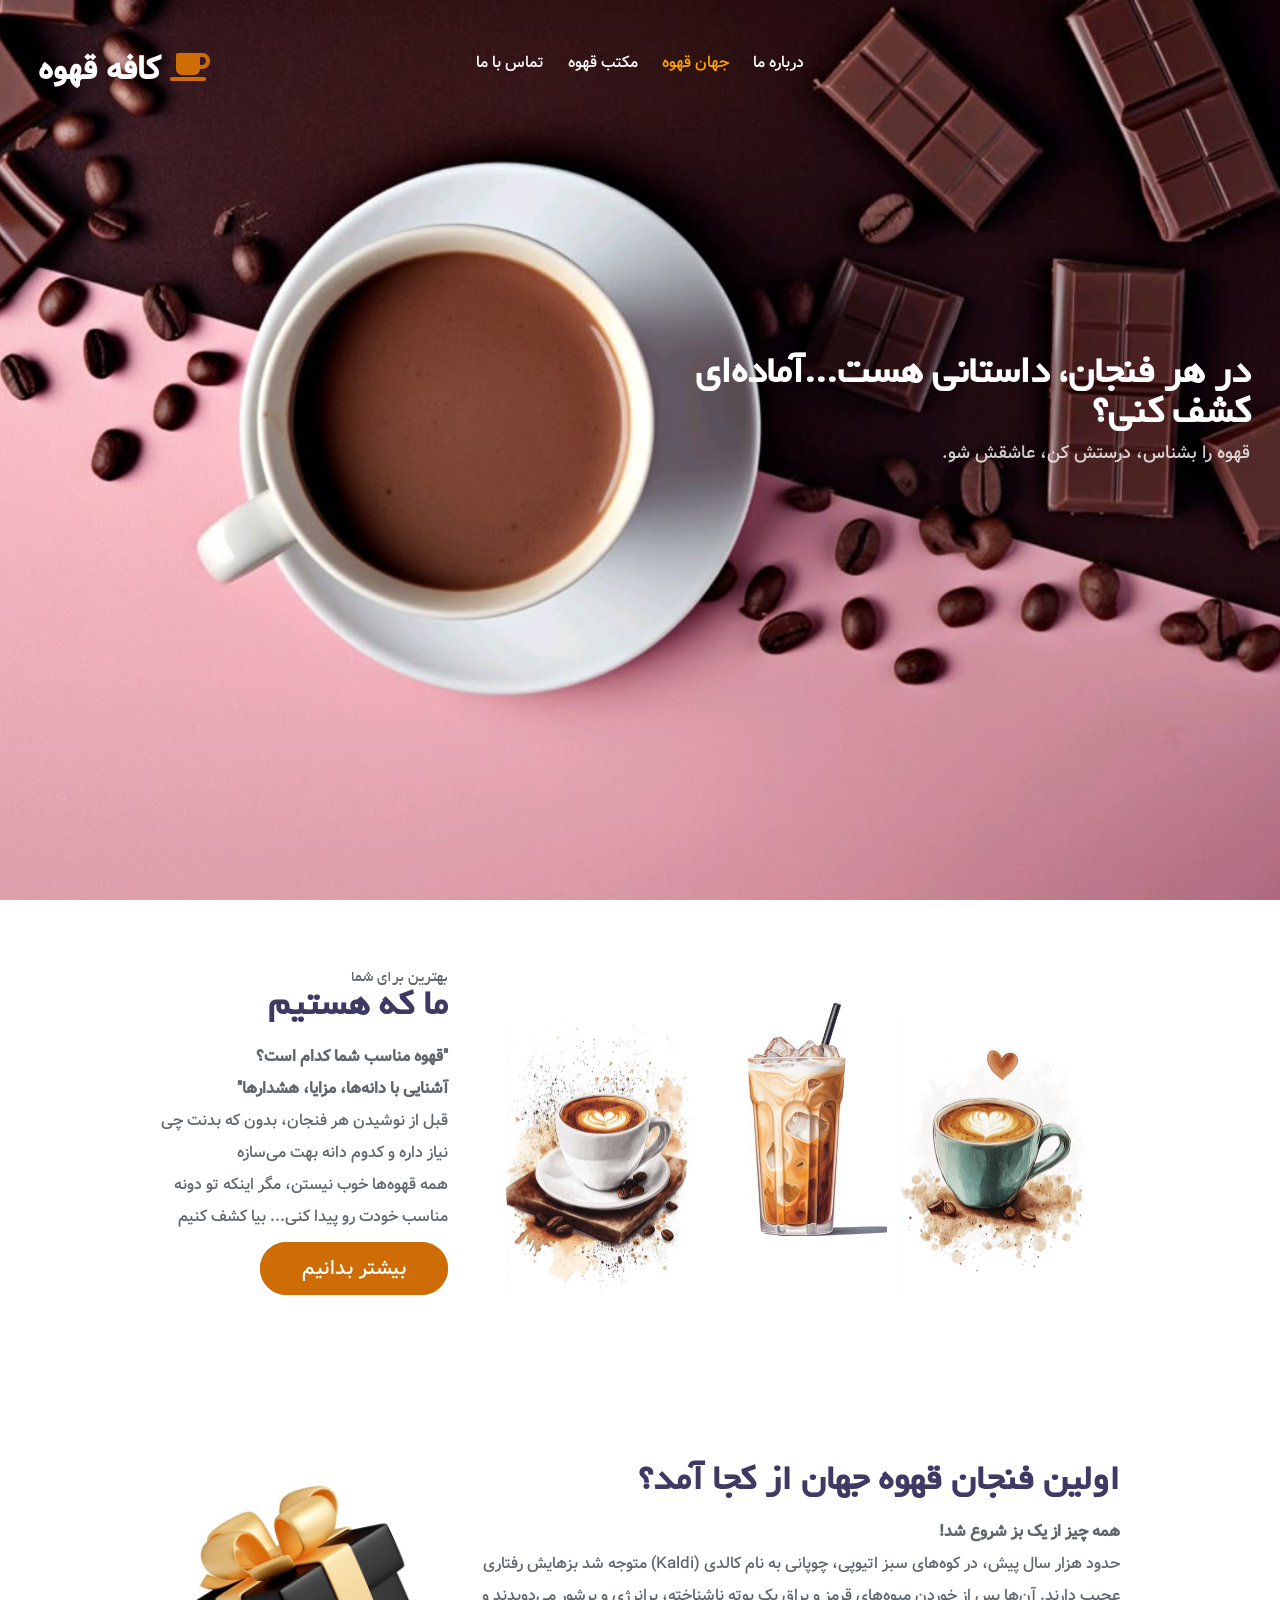
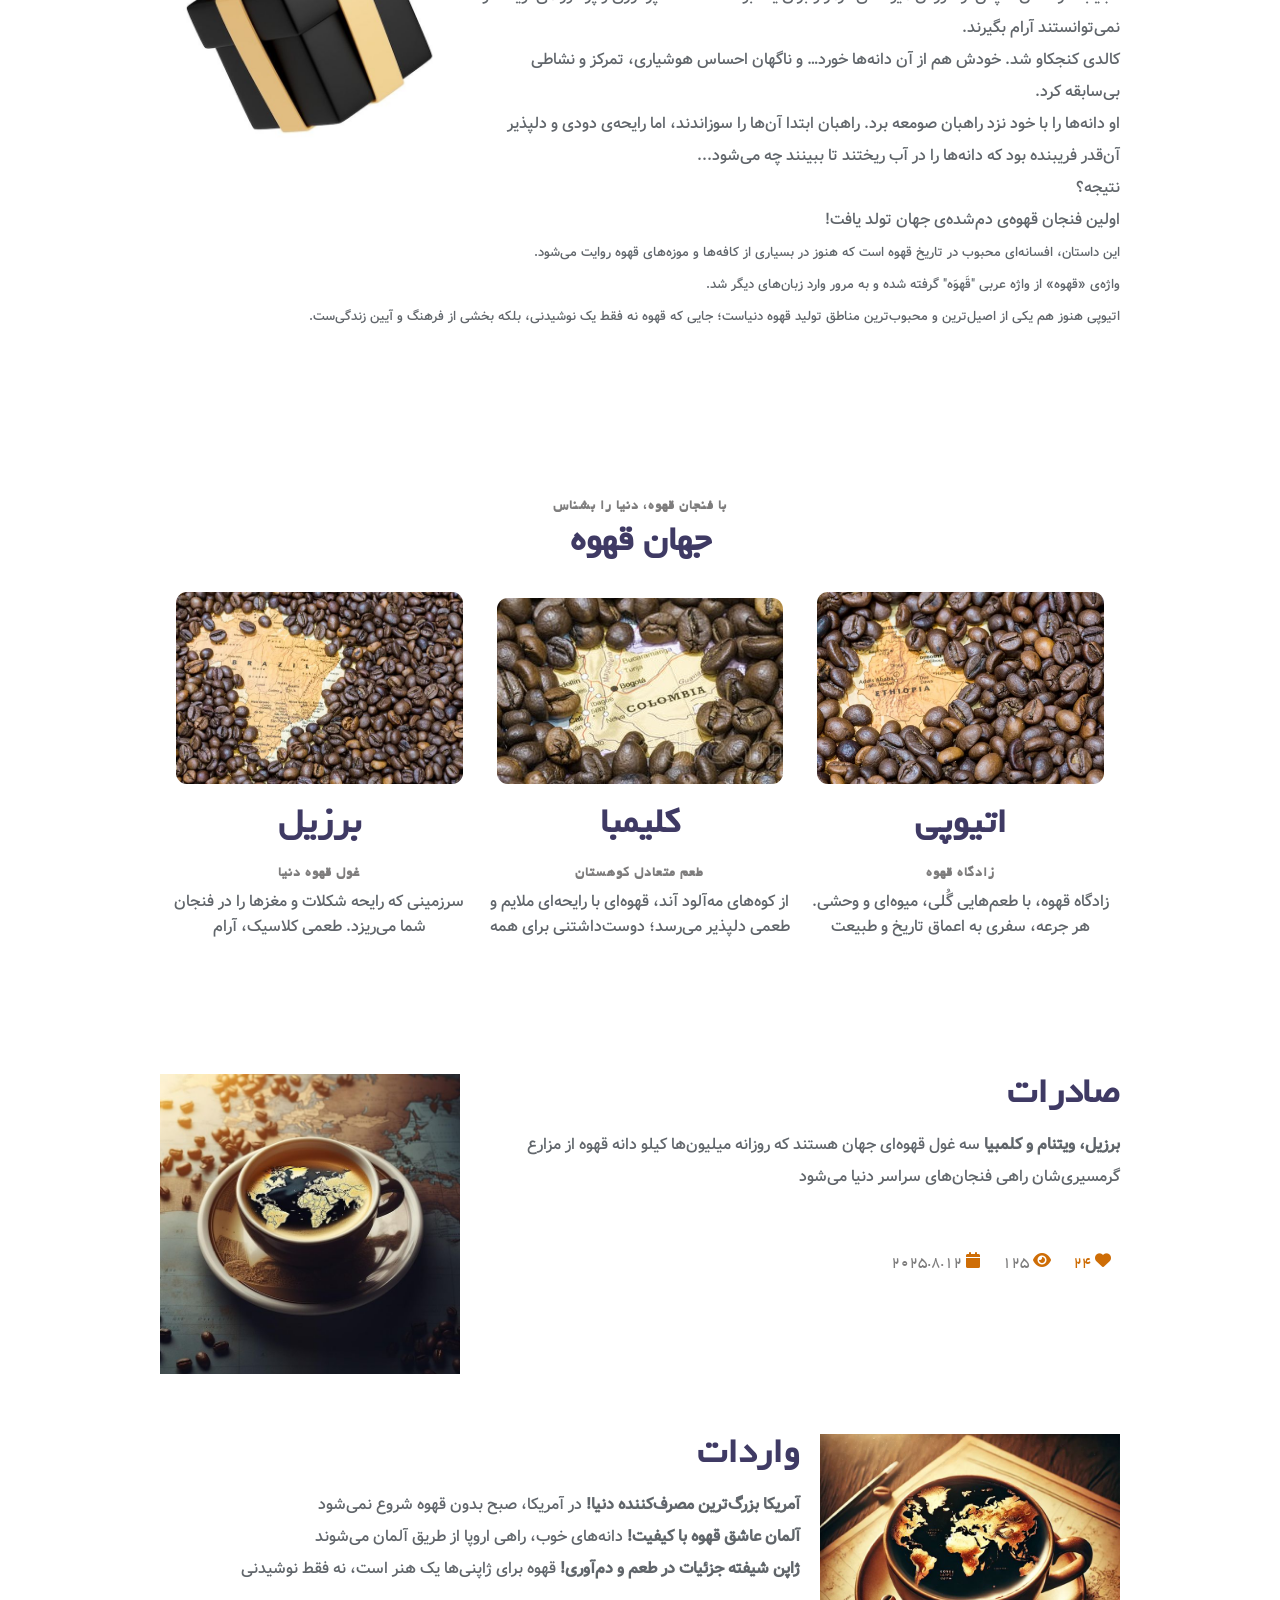
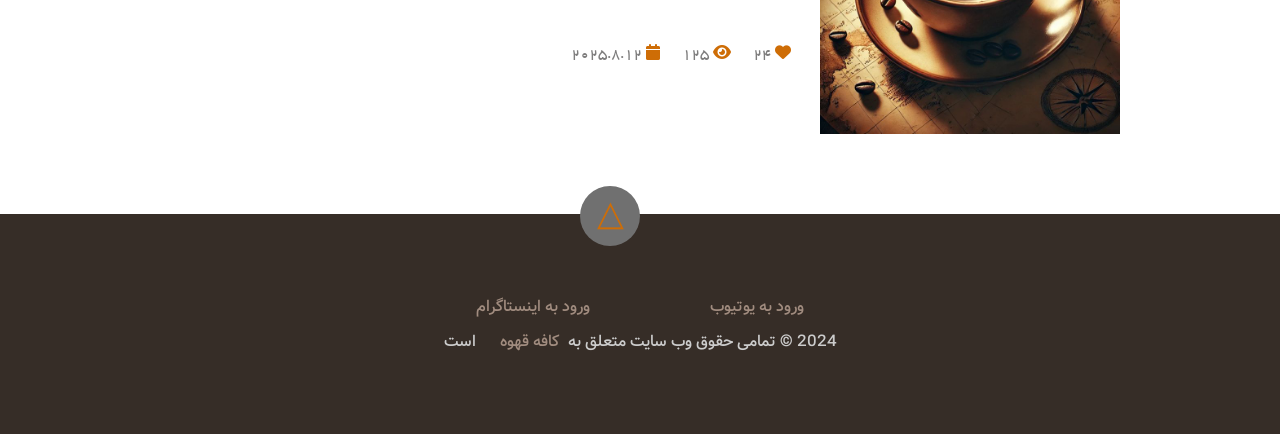
<file: index.html>
<!DOCTYPE html>
<html lang="fa" dir="rtl">

<head>
    <meta charset="UTF-8" />
    <meta name="viewport" content="width=device-width, initial-scale=1.0" />
    <title>کافه قهوه</title>
    <link rel="stylesheet" href="css/style.css" />
    <!-- فونت -->
    <link rel="stylesheet" href="css/all.css" />
    <!-- آیگون در مرورگر -->
<link rel="icon" href="/img/—Pngtree—3d isolated render of a_20787224.png" type="image/x-icon" />

</head>

<body>
    <!--  برای تصویر هدر header -->
    <header class="header" id="header">
        <div class="navbar">
            <h1>
                <a class="logo" href="index.html">
                    <span class="fa fa-coffee"></span> کافه قهوه
                </a>
            </h1>
            <!-- // -->
            <!-- دکمه منو فقط در موبایل -->
            <span class="menu-toggle" onclick="toggleMenu()">&#9776;</span>

            <!-- // -->

            <!-- منو یا فهرست -->
            <ul class="nav">
                <li class="nav__item"><a class="nav__link" href="#about">درباره ما</a></li>
                <li class="nav__item">
                    <a class="nav__link nav__link--active" href="#products">جهان قهوه</a></li>
                <li class="nav__item"><a class="nav__link" href="searchN/search.html">مکتب قهوه</a></li>

                <li class="nav__item"><a class="nav__link" href="Chat/Final.html">تماس با ما</a></li>

            </ul>

        </div>
        <div class="header__text">
            <!-- row این کلاس برای اینکه نوشته در هدر اصلی از کناره ها فاصله بگیرد -->
            <div class="row">
                <h5>در هر فنجان، داستانی هست...آماده‌ای کشف کنی؟</h5>
                <p class="text">
                    قهوه را بشناس، درستش کن، عاشقش شو.
                </p>
                <!-- <a class="btn" href="#about">بیشتر بدانیم</a> -->
            </div>
        </div>
    </header>
    <!-- بخش هدر تمام -->

    <!-- main -->
    <!--  اینجا ایمج و آرتیکال باهم خواهر و برادر هستند و کلاس والدشون رو هست -->
    <section class="main">
        <div class="row">
            <div class="article" id="about">
                <span>بهترین برای شما</span>
                <h3 class="title-big">ما که هستیم</h3>
                <p class="article__text">
                    <b>"قهوه مناسب شما کدام است؟ <br>آشنایی با دانه‌ها، مزایا، هشدارها"</b>
                    <br>
                    قبل از نوشیدن هر فنجان، بدون که بدنت چی نیاز داره و کدوم دانه بهت می‌سازه
                    <br>
                    همه قهوه‌ها خوب نیستن، مگر اینکه تو دونه مناسب خودت رو پیدا کنی... بیا کشف کنیم

                </p>
                <!-- دکمه -->
                <!-- <a href="#about" class="btn">بیشتر بدانیم</a> -->
                <a href="Coffee/f4.html" class="btn">بیشتر بدانیم</a>

            </div>
            <!-- تصاویر بخش دوم -->
            <div class="images">
                <div class="row">
                    <img src="img/a4.jpg" alt="" class="img" />
                    <img src="img/a3.jpg" alt="" class="img" />
                    <img src="img/a13.jpg" alt="" class="img" />
                </div>
            </div>
        </div>
    </section>

    <!-- تفاوت قهوه ها -->
    <!-- <section class="intro">
        <div class="row">
            <img src="img/b.jpg" alt="" width="300" height="300" class="intro__img1" style="border-radius: 50px;" />
            <h3 class="title-big" id="intro">تفاوت</h3>
            <p>
                <strong>برزیل، ویتنام و کلمبیا</strong>
                سه غول قهوه‌ای جهان هستند که روزانه میلیون‌ها کیلو دانه قهوه از مزارع گرمسیری‌شان
                راهی فنجان‌های سراسر دنیا می‌شود
            </p> -->
    <!-- courseبرای آیکون ها و نوشته هایی که دارم به دکمه داخلش میخواد ایجاد کنم کلاس -->
    <!-- <div class="course"> -->
    <!-- <a href="about.html" class="btn">بیشتر بدانیم</a> -->
    <!-- آیگون هارو ایجاد و داخلش سه تا آیتم داریم -->
    <!-- این آیکون های لایک و قلب و تاریخ -->
    <!-- .meta-item*3>span*2 -->
    <!-- <div class="course-meta">
                    <div class="meta-item">
                        <span class="fa fa-heart"></span> <span class="mata-value">24</span>
                    </div>
                    <div class="meta-item">
                        <span class="fa fa-eye"></span> <span class="meta-value">125</span>
                    </div>
                    <div class="meta-item">
                        <span class="fa fa-calendar"></span>
                        <span class="meta-value">2025.8.12</span>
                    </div>
                </div>
            </div>
        </div>

    </section> -->

    <!-- تفاوت قهوه ها -->
    <section class="intro">
        <div class="row">
            <img src="img/bo1.jpg" alt="" width="300" height="300" class="intro__img1"
                style="border-radius: 50px; cursor: pointer;" onclick="openModal()" />
            <h3 class="title-big" id="intro">اولین فنجان قهوه جهان از کجا آمد؟</h3>
            <p>
                <strong>همه چیز از یک بز شروع شد!</strong>
                <br>
                حدود هزار سال پیش، در کوه‌های سبز اتیوپی، چوپانی به نام کالدی (Kaldi) متوجه شد بزهایش رفتاری عجیب دارند.
                آن‌ها پس از خوردن میوه‌های قرمز و براق یک بوته ناشناخته، پرانرژی و پرشور می‌دویدند و نمی‌توانستند آرام
                بگیرند.
                <br>
                کالدی کنجکاو شد. خودش هم از آن دانه‌ها خورد… و ناگهان احساس هوشیاری، تمرکز و نشاطی بی‌سابقه کرد.
                <br>
                او دانه‌ها را با خود نزد راهبان صومعه برد. راهبان ابتدا آن‌ها را سوزاندند، اما رایحه‌ی دودی و دلپذیر
                آن‌قدر فریبنده بود که دانه‌ها را در آب ریختند تا ببینند چه می‌شود...
                <br>
                نتیجه؟
                <br>
                اولین فنجان قهوه‌ی دم‌شده‌ی جهان تولد یافت!
                <br>
                <small>
                    این داستان، افسانه‌ای محبوب در تاریخ قهوه است که هنوز در بسیاری از کافه‌ها و موزه‌های قهوه روایت
                    می‌شود.
                    <br>
                    واژه‌ی «قهوه» از واژه عربی "قَهوَه" گرفته شده و به مرور وارد زبان‌های دیگر شد.
                    <br>
                    اتیوپی هنوز هم یکی از اصیل‌ترین و محبوب‌ترین مناطق تولید قهوه دنیاست؛ جایی که قهوه نه فقط یک
                    نوشیدنی، بلکه بخشی از فرهنگ و آیین زندگی‌ست.
                </small>

            </p>
        </div>
    </section>

    <!-- Modal -->
    <div id="imgModal" style="display: none; position: fixed; top: 0; left: 0; width: 100%; height: 100%;
    background-color: rgba(0, 0, 0, 0.8); z-index: 9999; justify-content: center; align-items: center;">
        <span onclick="closeModal()"
            style="position: absolute; top: 20px; right: 30px; font-size: 40px; color: white; cursor: pointer;">&times;</span>
        <img src="img/o.jpg" alt="تصویر جدید" style="max-width: 90%; max-height: 80%; border-radius: 20px;" />
    </div>

    <script>
        function openModal() {
            document.getElementById('imgModal').style.display = 'flex';
        }

        function closeModal() {
            document.getElementById('imgModal').style.display = 'none';
        }
    </script>




    <!-- // -->
    <!-- products محصولات  -->
    <section class="products" id="products">
        <!-- از کلاس رو استفاده میکنم که تمام عناصرما در وسط صفحه قرار گیرد -->
        <div class="row">
            <h5 class="title-small">با فنجان قهوه، دنیا را بشناس</h5>
            <h3 class="title-big">جهان قهوه</h3>
            <!-- .product__item*3>img+.product__text>h3.title-big-->
            <div class="product__item">
                <img src="img/ne1.jpeg" class="product__img" alt="" />
                <div class="product__text">
                    <h3 class="title-big">اتیوپی</h3>
                    <h4 class="title-small">زادگاه قهوه</h4>
                    <p>زادگاه قهوه، با طعم‌هایی گُلی، میوه‌ای و وحشی. هر جرعه، سفری به اعماق تاریخ و طبیعت</p>
                </div>
            </div>
            <div class="product__item">
                <img src="img/nc1.jpg" class="product__img" alt="" />
                <div class="product__text">
                    <h3 class="title-big">کلیمبا</h3>
                    <h4 class="title-small">طعم متعادل کوهستان</h4>

                    <p>از کوه‌های مه‌آلود آند، قهوه‌ای با رایحه‌ای ملایم و طعمی دلپذیر می‌رسد؛ دوست‌داشتنی برای همه</p>
                </div>
            </div>
            <div class="product__item">
                <img src="img/nb5.jpg" class="product__img" alt="" />
                <div class="product__text">
                    <h3 class="title-big">برزیل</h3>
                    <h4 class="title-small">غول قهوه دنیا</h4>
                    <p>سرزمینی که رایحه شکلات و مغزها را در فنجان شما می‌ریزد. طعمی کلاسیک، آرام</p>
                </div>
            </div>
        </div>
    </section>

    <!-- معرفی محصولاتintro -->
    <section class="intro">
        <div class="row">
            <img src="img/b3.jpg" alt="" width="300" height="300" class="intro__img1" />
            <h3 class="title-big" id="intro">صادرات</h3>
            <p>
                <strong>برزیل، ویتنام و کلمبیا</strong>
                سه غول قهوه‌ای جهان هستند که روزانه میلیون‌ها کیلو دانه قهوه از مزارع گرمسیری‌شان
                راهی فنجان‌های سراسر دنیا می‌شود
            </p>
            <!-- courseبرای آیکون ها و نوشته هایی که دارم به دکمه داخلش میخواد ایجاد کنم کلاس -->
            <div class="course">
                <!-- <a href="about.html" class="btn">بیشتر بدانیم</a> -->
                <!-- آیگون هارو ایجاد و داخلش سه تا آیتم داریم -->
                <!-- این آیکون های لایک و قلب و تاریخ -->
                <!-- .meta-item*3>span*2 -->
                <div class="course-meta">
                    <div class="meta-item">
                        <span class="fa fa-heart"></span> <span class="mata-value">24</span>
                    </div>
                    <div class="meta-item">
                        <span class="fa fa-eye"></span> <span class="meta-value">125</span>
                    </div>
                    <div class="meta-item">
                        <span class="fa fa-calendar"></span>
                        <span class="meta-value">2025.8.12</span>
                    </div>
                </div>
            </div>
        </div>
        <div class="row">
            <img src="img/b4.jpg" width="300" height="300" alt="" class="intro__img2" />
            <h3 class="title-big">واردات</h3>
            <p>
                <strong>آمریکا بزرگ‌ترین مصرف‌کننده دنیا!</strong>
                در آمریکا، صبح بدون قهوه شروع نمی‌شود
                <br>
                <strong> آلمان عاشق قهوه با کیفیت!</strong>
                دانه‌های خوب، راهی اروپا از طریق آلمان می‌شوند
                <br>
                <strong>ژاپن شیفته جزئیات در طعم و دم‌آوری!</strong>
                قهوه برای ژاپنی‌ها یک هنر است، نه فقط نوشیدنی </p>
            <div class="course">
                <!-- <a class="btn" href="about.html"> بیشتر بدانیم</a> -->
                <div class="course-meta">
                    <div class="meta-item ">
                        <span class="fa fa-heart"></span>
                        <span class="meta-value"> 24 </span>
                    </div>
                    <div class="meta-item ">
                        <span class="fa fa-eye"></span>
                        <span class="meta-value"> 125 </span>
                    </div>
                    <div class="meta-item ">
                        <span class="fa fa-calendar"></span>
                        <span class="meta-value"> 2025.8.12 </span>
                    </div>
                </div>
            </div>
        </div>
    </section>
    <!-- footer -->
    <footer class="footer">
        <div class="footer__arrowup">
            <a class="footer__arrowlink" href="#header">&xutri;</a>
        </div>
        <!-- <form class="footer__subscribe" action="#" id="contact">
            <input class="footer__input" type="text" placeholder="لطفا ایمیل خود را وارد نمایید">
            <button class="footer__btn">ارسال</button>
        </form> -->
        <ul class="footer__lists">
            <li class="footer__list">
                <a class="footer__link" target="_blank" href="https://www.youtube.com/@code.amoz2024">ورود به یوتیوب</a>
            </li>
            &nbsp&nbsp&nbsp&nbsp&nbsp&nbsp&nbsp&nbsp&nbsp&nbsp&nbsp&nbsp&nbsp&nbsp&nbsp&nbsp&nbsp&nbsp
            <li class="footer__list">
                <a class="footer__link" target="_blank" href="https://www.instagram.com/@code.amoz2024">ورود به
                    اینستاگرام</a>
            </li>
        </ul>
        <p class="footer__copyright">
            2024 &copy; تمامی حقوق وب سایت متعلق به <a class="footer__link footer__link--copy" target="_blank"
                href="https://cafeshop.com">کافه قهوه </a>است
        </p>
    </footer>


    <!-- // -->

    <!-- موبایل -->
    <script>
        function toggleMenu() {
            const nav = document.querySelector('.nav');
            nav.classList.toggle('show');
        }
    </script>
    <!-- موبایل 2 رد کردن منو با ضربه زدن -->
    <script>
        function toggleMenu() {
            const nav = document.querySelector('.nav');
            nav.classList.toggle('show');

            // وقتی منو باز شد، یک‌بار منتظر کلیک بیرون آن می‌مانیم
            if (nav.classList.contains('show')) {
                // با یک تأخیر کوتاه تا خود دکمه کلیک باعث بسته‌شدن نشود
                setTimeout(() => {
                    document.addEventListener('click', outsideClickHandler);
                }, 50);
            }
        }

        function outsideClickHandler(e) {
            const nav = document.querySelector('.nav');
            const toggle = document.querySelector('.menu-toggle');

            // اگر روی خود منو یا دکمه کلیک شد، کاری نکن
            if (nav.contains(e.target) || toggle.contains(e.target)) return;

            // اگر جای دیگه کلیک شد، منو رو ببند و لیسنر رو حذف کن
            nav.classList.remove('show');
            document.removeEventListener('click', outsideClickHandler);
        }
    </script>


</body>

</html>
</file>
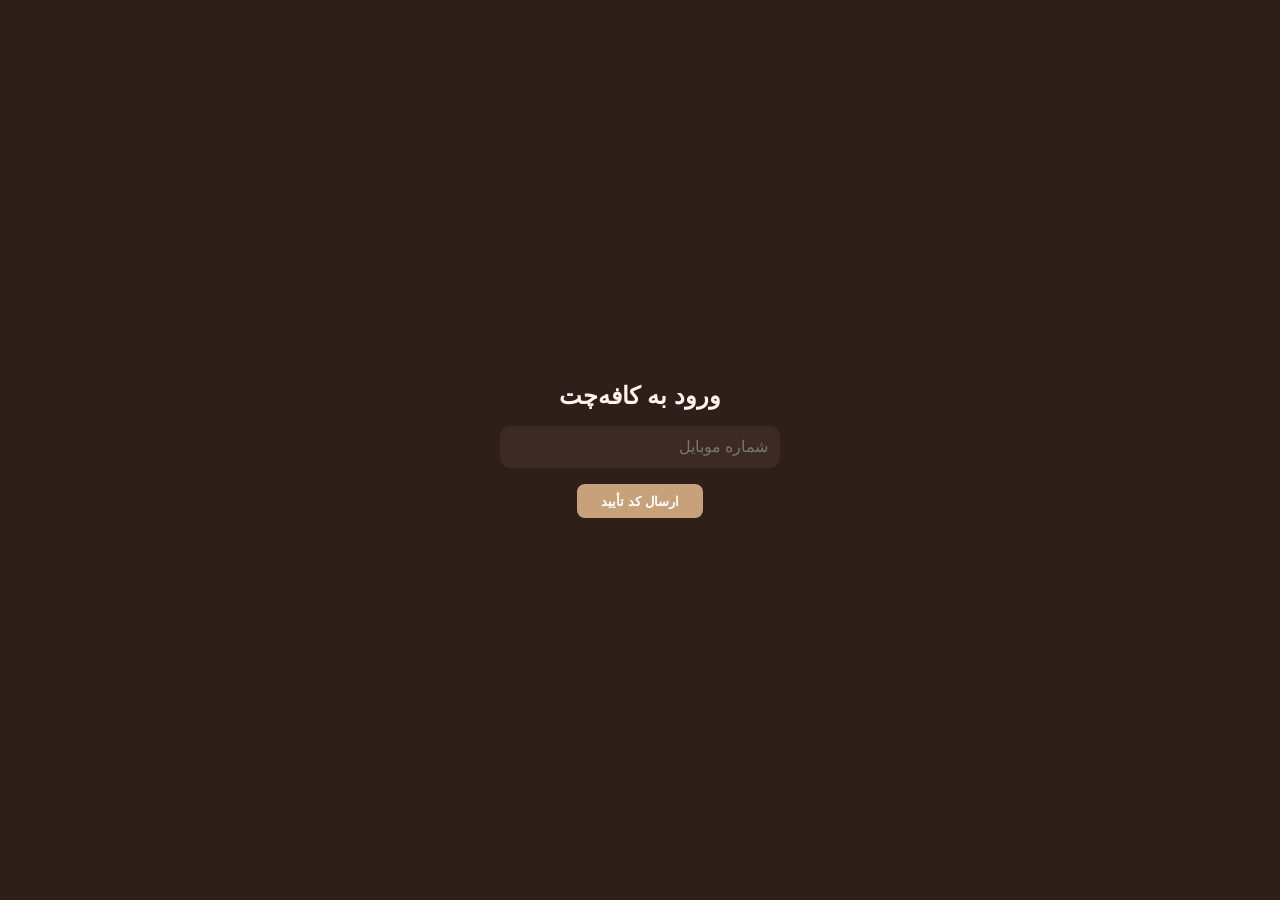
<file: Chat/Final.html>
<!DOCTYPE html>
<html lang="fa">
<head>
    <meta charset="UTF-8" />
    <title>کافه‌چت </title>
    <meta name="viewport" content="width=device-width, initial-scale=1.0">
        <meta name="viewport" content="width=device-width, initial-scale=1.0" />
        <title>کافه قهوه</title>
        <link rel="stylesheet" href="/css/style.css" />
        <!-- فونت -->
        <link rel="stylesheet" href="/css/all.css" />
         <!-- آیگون در مرورگر -->
<link rel="icon" href="/img/—Pngtree—3d isolated render of a_20787224.png" type="image/x-icon" />
    <style>
@media (max-width: 768px) {
  header {
    font-size: 1.2rem;
    padding: 0.8rem;
  }

  #usernameDisplay {
    top: 0.6rem;
    right: 0.6rem;
    font-size: 0.9rem;
  }

  .chat-box {
    font-size: 0.9rem;
    padding: 0.8rem;
  }

  .container {
    max-width: 100%;
    padding: 0.5rem;
    padding-bottom: 110px;
  }

  .message, .reply {
    font-size: 0.9rem;
    padding: 0.75rem;
  }

  .message-footer {
    font-size: 0.85rem;
    flex-direction: column;
    gap: 5px;
  }

  .input-area {
    flex-direction: column;
    padding: 0.5rem;
    gap: 0.5rem;
    position: fixed;
    bottom: 0;
    left: 0;
    right: 0;
    max-width: 100%;
  }

  .input-area input,
  .input-area textarea {
    font-size: 1rem;
    padding: 0.5rem;
  }

  .input-area button {
    width: 100%;
    font-size: 1rem;
  }

  #login input,
  #login select,
  #login button {
    width: 100%;
    font-size: 1rem;
  }

  #login {
    padding: 1rem;
  }

  .reply-box {
    font-size: 0.85rem;
  }

  .icon.delete {
    font-size: 1rem;
  }
}

@media (max-width: 768px) {
  #usernameDisplay {
    font-size: 0.85rem;
    max-width: 100%;
    display: block;
    text-align: center;
    margin-top: 5px;
    position: static !important;
    color: var(--primary);
    font-weight: bold;
    overflow: hidden;
    text-overflow: ellipsis;
    white-space: nowrap;
  }

  header {
    padding: 0.5rem;
    font-size: 1.2rem;
  }
}

      /*  کد بالا موبایل */
        #chat-page {
            height: 100vh;
            display: flex;
            flex-direction: column;
            overflow: hidden;
        }

        #chat-page header {
            flex-shrink: 0;
        }

        #chat-page .container {
            flex: 1;
            display: flex;
            flex-direction: column;
            overflow: hidden;
            /* جلوگیری از اسکرول اضافه */
            max-width: 600px;
            margin: 0 auto;
            width: 100%;
            position: relative;
        }

        #messages {
            flex: 1;
            overflow-y: auto;
            padding: 1rem;
            padding-bottom: 140px;
            /* جا برای input-area */
        }

        .input-area {
            position: fixed;
            bottom: 0;
            left: 0;
            right: 0;
            max-width: 600px;
            margin: 0 auto;
            background-color: var(--bg);
            padding: 10px;
            box-shadow: 0 -2px 10px rgba(0, 0, 0, 0.3);
            z-index: 10;
        }

        #main {
            height: 100vh;
            display: flex;
            flex-direction: column;
            overflow: hidden;
        }

        #main header {
            flex-shrink: 0;
        }

        #main .container {
            flex: 1;
            display: flex;
            flex-direction: column;
            overflow: hidden;
            max-width: 600px;
            margin: 0 auto;
            width: 100%;
            position: relative;
        }

        #freeMessages {
            flex: 1;
            overflow-y: auto;
            padding: 1rem;
            padding-bottom: 140px;
            /* جا برای input-area */
        }

        @keyframes fadeIn {
            from {
                opacity: 0;
                transform: translateY(10px);
            }

            to {
                opacity: 1;
                transform: translateY(0);
            }
        }

        .message.fade-in {
            animation: fadeIn 0.4s ease forwards;
        }


        html,
        body {
            height: 100%;
            overflow: hidden;
        }

        #main .container {
            overflow-y: auto;
            /* ❌ حذفش کن چون اسکرول رو دوباره می‌سازه */
        }

        #chat-page .container {
            overflow-y: auto;
            /* ← اینو بردار چون پیام‌ها باید اسکرول بشن نه container */
        }


        @import url('https://fonts.googleapis.com/css2?family=Vazirmatn&display=swap');

        :root {
            --bg: #2e1f1a;
            --card: #3e2a24;
            --light: #fff5eb;
            --primary: #c7a17a;
            --accent: #a9745a;
        }

        #freeMessages {
            overflow-y: auto;
            max-height: 400px;
            /* یا هر مقداری که تو داری */
        }

        #messages {
            max-height: 600px;
            /* افزایش ارتفاع پیام‌ها */
            overflow-y: auto;
            scroll-behavior: smooth;
        }

        * {
            margin: 0;
            padding: 0;
            box-sizing: border-box;
            font-family: 'Vazirmatn', sans-serif;
        }

        html,
        body {
            margin: 0;
            padding: 0;
            height: 100%;
            overflow: hidden;
            /* حذف اسکرول دوم روی body */
        }

        #chat-page {
            height: 100%;
            display: flex;
            flex-direction: column;
        }

        #chat-page .container {
            flex: 1;
            overflow-y: auto;
            padding-bottom: 130px;
            /* فضایی برای input-area */
        }

        .input-area {
            position: fixed;
            bottom: 0;
            left: 0;
            right: 0;
            max-width: 600px;
            margin: 0 auto;
            background-color: var(--bg-dark);
            padding: 10px 0;
            z-index: 10;
        }


        body {
            background-color: var(--bg);
            color: var(--light);
            direction: rtl;
            overflow: hidden;
        }

        header {
            background-color: var(--card);
            padding: 1rem;
            font-size: 1.5rem;
            text-align: center;
            border-bottom: 2px solid var(--accent);
            position: relative;
        }

        #usernameDisplay {
            position: absolute;
            top: 1rem;
            right: 1rem;
            font-size: 1rem;
            color: var(--primary);
            font-weight: bold;
        }

        .top-boxes {
            background-color: var(--bg);
            position: sticky;
            top: 0;
            z-index: 5;
            padding-bottom: 0.5rem;
        }

        .chat-box {
            background-color: var(--card);
            padding: 1rem;
            border-radius: 12px;
            margin-bottom: 1rem;
            cursor: pointer;
            transition: 0.3s;
        }

        .chat-box:hover {
            background-color: #5c3e33;
        }

        .container {
            max-width: 600px;
            margin: auto;
            height: calc(100vh - 130px);
            overflow-y: auto;
            padding: 1rem;
            padding-bottom: 120px;
        }

        #login {
            position: fixed;
            inset: 0;
            background-color: var(--bg);
            display: flex;
            flex-direction: column;
            align-items: center;
            justify-content: center;
            gap: 1rem;
            padding: 2rem;
            z-index: 20;
        }

        #login input,
        #login select {
            width: 280px;
            padding: 0.75rem;
            border-radius: 10px;
            border: none;
            background-color: var(--card);
            color: white;
            font-size: 1rem;
            direction: rtl;
            text-align: right;
            z-index: 10;
        }

        #login select {
            appearance: none;
            z-index: 11;
            position: relative;
        }

        #login button {
            background-color: var(--primary);
            border: none;
            padding: 0.6rem 1.5rem;
            border-radius: 8px;
            cursor: pointer;
            font-weight: bold;
            color: #fff;
        }

        .message {
            background-color: var(--card);
            padding: 1rem;
            border-radius: 12px;
            margin-bottom: 1rem;
            position: relative;
            word-wrap: break-word;
        }

        .message-footer {
            margin-top: 0.5rem;
            display: flex;
            gap: 1rem;
        }

        .icon {
            cursor: pointer;
            color: var(--primary);
            user-select: none;
        }

        .icon.delete {
            color: #e55d5d;
            position: absolute;
            top: 8px;
            left: 10px;
            font-weight: bold;
            font-size: 1.2rem;
        }

        .replies {
            margin-top: 0.5rem;
            padding-right: 1rem;
        }

        .reply {
            background-color: #4c322d;
            padding: 0.75rem;
            border-radius: 10px;
            margin-top: 0.5rem;
            position: relative;
            word-wrap: break-word;
        }

        .reply .icon.delete {
            position: absolute;
            top: 5px;
            left: 8px;
            font-size: 1rem;
        }

        .input-area {
            display: flex;
            gap: 0.5rem;
            padding: 1rem;
            position: fixed;
            bottom: 0;
            width: 100%;
            max-width: 600px;
            background-color: var(--bg);
            box-shadow: 0 -2px 10px rgba(0, 0, 0, 0.3);
            z-index: 10;
        }

        .input-area input,
        .input-area textarea {
            flex: 1;
            padding: 0.5rem;
            border-radius: 8px;
            border: none;
            background-color: #412d27;
            color: white;
        }

        .input-area button {
            background-color: var(--primary);
            border: none;
            border-radius: 8px;
            padding: 0.5rem 1rem;
            cursor: pointer;
            color: white;
        }

        .reply-box {
            margin-top: 0.5rem;
            background-color: #5a3c34;
            padding: 0.5rem;
            border-radius: 10px;
            cursor: default;
        }

        .file-upload {
            margin-top: 10px;
        }

        #main .container,
        #chat-page .container {
            overflow-y: auto;
        }
    </style>
</head>

<body>

    
    <!-- ☕ 🔐 Login -->
    <div id="login">
        <h2>ورود به کافه‌چت </h2>
        <input type="text" id="phone" placeholder="شماره موبایل">
        <button onclick="requestCode()">ارسال کد تأیید</button>

        <div id="codeSection" style="display:none; flex-direction: column; gap: 10px;">
            <input type="text" id="code" placeholder="کد تأیید">
            <button onclick="verifyCode()">تأیید</button>
        </div>

        <div id="nameSection" style="display:none; flex-direction: column; gap: 10px;">
            <input type="text" id="name" placeholder="نام شما">
            <select id="city">
                <option value="">انتخاب شهر</option>
                <option>تهران</option>
                <option>گیلان</option>
                <option>آذربایجان شرقی</option>
                <option>خوزستان</option>
                <option>فارس</option>
                <option>اصفهان</option>
                <option>خراسان رضوی</option>
                <option>قزوین</option>
                <option>سمنان</option>
                <option>قم</option>
                <option>مرکزی</option>
                <option>زنجان</option>
                <option>مازندران</option>
                <option>گلستان</option>
                <option>اردبیل</option>
                <option>آذربایجان غربی</option>
                <option>همدان</option>
                <option>کردستان</option>
                <option>کرمانشاه</option>
                <option>لرستان</option>
                <option>بوشهر</option>
                <option>کرمان</option>
                <option>هرمزگان</option>
                <option>چهارمحال و بختیاری</option>
                <option>یزد</option>
                <option>سیستان و بلوچستان</option>
                <option>ایلام</option>
                <option>کهگلویه و بویراحمد</option>
                <option>خراسان شمالی</option>
                <option>خراسان جنوبی</option>
                <option>البرز</option>
            </select>
            <button onclick="finishLogin()">ورود</button>
        </div>
    </div>

    <!-- 📃 Main -->
    <div id="main" style="display:none;">
        <header>
            کافه‌چت - گفت‌وگوی آزاد
            <span id="usernameDisplay"></span>
            <h1>
                    <a class="logo" href="/index.html">
                        <span class="fa fa-coffee"></span> کافه قهوه
                    </a>
                </h1>
        </header>
        <div class="container">
            <div class="top-boxes">
                <div class="chat-box" onclick="openChat('بهترین کافه کجاست؟')">بهترین کافه کجاست؟</div>
                <div class="chat-box" onclick="openChat('چجوریه؟')">چجوریه؟</div>
                <div class="chat-box" onclick="openChat('استخدام')">استخدام</div>
                <hr style="margin:1rem 0; border-color: var(--primary);">
            </div>
            <div id="freeMessages"></div>
            <div id="freeReplyBox" class="reply-box" style="display:none;"></div>
            <div class="input-area">
                <input type="text" id="freeMsgInput" placeholder="گفت‌وگو آزاد...">
                <button onclick="sendFreeMessage()">ارسال</button>
            </div>
        </div>
    </div>

    <!-- 💬 Chat Page -->
    <div id="chat-page" style="display:none;">
        <header>
            <span id="chat-title" style="font-size: 1.2rem;">...</span>
            <span class="icon" onclick="goBack()"
                style="position: absolute; left: 1rem; top: 1rem; font-size: 1.2rem;">🔙 بازگشت</span>
        </header>
        <div class="container">
            <div id="messages"></div>
            <div id="replyBox" class="reply-box" style="display:none;"></div>
            <div class="input-area">
                <input type="text" id="msgInput" placeholder="پیام خود را بنویسید...">
                <input type="file" id="fileInput" style="display:none;">
                <button onclick="sendMessage()">ارسال</button>
            </div>
        </div>
    </div>

    <script>
        let currentUser = {};
        let selectedTopic = '';
        let messages = [];
        let freeMessages = [];
        let replyingTo = null;
        let replyingToFree = null;

        function requestCode() {
            const phone = document.getElementById('phone').value;
            if (!phone.match(/^09\d{9}$/)) {
                alert('شماره موبایل معتبر نیست');
                return;
            }
            alert('کد فرضی ارسال شد: 1234');
            document.getElementById('codeSection').style.display = 'flex';
        }

        function verifyCode() {
            const code = document.getElementById('code').value;
            if (code !== '1234') {
                alert('کد اشتباه است');
                return;
            }
            document.getElementById('nameSection').style.display = 'flex';
        }

        function finishLogin() {
            const name = document.getElementById('name').value;
            const city = document.getElementById('city').value;
            if (!name || !city) {
                alert('نام و شهر الزامی است');
                return;
            }
            currentUser.name = name;
            currentUser.city = city;
            document.getElementById('login').style.display = 'none';
            document.getElementById('main').style.display = 'block';
            document.getElementById('usernameDisplay').innerText = `${name} (${city})`;
            loadFreeMessages();
            renderFreeMessages();
        }

        function openChat(topic) {
            selectedTopic = topic;
            loadMessages();
            document.getElementById('main').style.display = 'none';
            document.getElementById('chat-page').style.display = 'block';
            document.getElementById('chat-title').innerText = topic;

            // فقط در استخدام input فایل نمایش داده شود
            document.getElementById('fileInput').style.display = (topic === 'استخدام') ? 'block' : 'none';

            renderMessages();
        }

        function goBack() {
            document.getElementById('chat-page').style.display = 'none';
            document.getElementById('main').style.display = 'block';
            selectedTopic = '';
            replyingTo = null;
            document.getElementById('replyBox').style.display = 'none';
        }

        function sendMessage() {
            const input = document.getElementById('msgInput');
            const text = input.value.trim();
            const fileInput = document.getElementById('fileInput');
            const file = fileInput.files[0];

            // فقط در استخدام اجازه ارسال فایل داده شود
            if (file && selectedTopic !== 'استخدام') {
                alert('ارسال فایل فقط در موضوع استخدام مجاز است.');
                return;
            }

            if (!text && !file) return;

            const msg = {
                user: `${currentUser.name} (${currentUser.city})`,
                text,
                likes: 0,
                replies: [],
                fileName: file ? file.name : null
            };

            if (replyingTo !== null) {
                messages[replyingTo].replies.push(msg);
                replyingTo = null;
                document.getElementById('replyBox').style.display = 'none';
            } else {
                messages.push(msg);
            }

            input.value = '';
            fileInput.value = '';
            saveMessages();
            renderMessages();

            // اسکرول خودکار به پایین
            const container = document.getElementById('messages');
            container.scrollTop = container.scrollHeight;
        }

        function saveMessages() {
            if (selectedTopic) {
                localStorage.setItem('chatMessages_' + selectedTopic, JSON.stringify(messages));
            }
        }

        function loadMessages() {
            if (selectedTopic) {
                const saved = localStorage.getItem('chatMessages_' + selectedTopic);
                messages = saved ? JSON.parse(saved) : [];
            }
        }

        function renderMessages() {
            const container = document.getElementById('messages');
            container.innerHTML = '';

            messages.forEach((msg, idx) => {
                const div = document.createElement('div');
                div.className = 'message';

                // در پاسخ‌ها هم اجازه ارسال فایل فقط در استخدام باشه
                let repliesHTML = msg.replies.map((r, ridx) => `
        <div class="reply">
          <strong>${r.user}:</strong> ${r.text} ${r.fileName ? `<br><small>فایل: ${r.fileName}</small>` : ''}
          <span class="icon delete" onclick="deleteReply(${idx}, ${ridx})">🗑️</span>
        </div>
      `).join('');

                div.innerHTML = `
        <strong>${msg.user}</strong>: ${msg.text} ${msg.fileName ? `<br><small>فایل: ${msg.fileName}</small>` : ''}
        <span class="icon delete" onclick="deleteMessage(${idx})">🗑️</span>
        <div class="message-footer">
          <span class="icon" onclick="likeMessage(${idx})">❤️ ${msg.likes}</span>
          <span class="icon" onclick="replyTo(${idx})">💬 پاسخ</span>
        </div>
        <div class="replies">${repliesHTML}</div>
      `;

                container.appendChild(div);


            });

            // اسکرول خودکار به پایین بعد رندر
            setTimeout(() => {
                container.scrollTop = container.scrollHeight;
            }, 0);
        }

        function deleteMessage(idx) {
            if (confirm('حذف پیام؟')) {
                messages.splice(idx, 1);
                saveMessages();
                renderMessages();
            }
        }

        function deleteReply(msgIdx, replyIdx) {
            if (confirm('حذف پاسخ؟')) {
                messages[msgIdx].replies.splice(replyIdx, 1);
                saveMessages();
                renderMessages();
            }
        }

        function likeMessage(idx) {
            messages[idx].likes++;
            saveMessages();
            renderMessages();
        }

        function replyTo(idx) {
            replyingTo = idx;
            document.getElementById('replyBox').innerText = `پاسخ به ${messages[idx].user}`;
            document.getElementById('replyBox').style.display = 'block';
        }

        // پیام آزاد (صفحه اصلی) و بهترین کافه، همه در freeMessages مدیریت میشوند
        function sendFreeMessage() {
            const input = document.getElementById('freeMsgInput');
            const text = input.value.trim();
            if (!text) return;

            const msg = {
                user: `${currentUser.name} (${currentUser.city})`,
                text,
                likes: 0,
                replies: []
            };

            if (replyingToFree !== null) {
                freeMessages[replyingToFree].replies.push(msg);
                replyingToFree = null;
                document.getElementById('freeReplyBox').style.display = 'none';
            } else {
                freeMessages.push(msg);
            }

            input.value = '';
            saveFreeMessages();
            renderFreeMessages();

        }

        function saveFreeMessages() {
            localStorage.setItem('freeMessages', JSON.stringify(freeMessages));
        }

        function loadFreeMessages() {
            const saved = localStorage.getItem('freeMessages');
            freeMessages = saved ? JSON.parse(saved) : [];
        }




        function renderFreeMessages() {
            const container = document.getElementById('freeMessages');

            container.innerHTML = '';
            freeMessages.forEach((msg, idx) => {
                const div = document.createElement('div');
                div.className = 'message';

                let repliesHTML = msg.replies.map((r, ridx) => `
      <div class="reply">
        <strong>${r.user}:</strong> ${r.text}
        <span class="icon delete" onclick="deleteFreeReply(${idx}, ${ridx})">🗑️</span>
      </div>
    `).join('');

                div.innerHTML = `
      <strong>${msg.user}</strong>: ${msg.text}
      <span class="icon delete" onclick="deleteFreeMessage(${idx})">🗑️</span>
      <div class="message-footer">
        <span class="icon" onclick="likeFreeMessage(${idx})">❤️ ${msg.likes}</span>
        <span class="icon" onclick="replyToFree(${idx})">💬 پاسخ</span>
      </div>
      <div class="replies">${repliesHTML}</div>
    `;
                container.appendChild(div);
            });

            // ✅ اسکرول خودکار به پایین، بعد از رندر
            //   setTimeout(() => {
            //     container.scrollTop = container.scrollHeight;
            //   }, 0);

            setTimeout(() => {
                container.scrollTo({
                    top: container.scrollHeight,
                    behavior: 'smooth'
                });
            }, 0);

        }


        function deleteFreeMessage(idx) {
            if (confirm('حذف پیام آزاد؟')) {
                freeMessages.splice(idx, 1);
                saveFreeMessages();
                renderFreeMessages();
            }
        }

        function deleteFreeReply(msgIdx, replyIdx) {
            if (confirm('حذف پاسخ آزاد؟')) {
                freeMessages[msgIdx].replies.splice(replyIdx, 1);
                saveFreeMessages();
                renderFreeMessages();
            }
        }

        function likeFreeMessage(idx) {
            freeMessages[idx].likes++;
            saveFreeMessages();
            renderFreeMessages();
        }

        function replyToFree(idx) {
            replyingToFree = idx;
            document.getElementById('freeReplyBox').innerText = `پاسخ به ${freeMessages[idx].user}`;
            document.getElementById('freeReplyBox').style.display = 'block';
        }

        function deleteFreeReply(msgIdx, replyIdx) {
            if (confirm('حذف پاسخ آزاد؟')) {
                freeMessages[msgIdx].replies.splice(replyIdx, 1);
                saveFreeMessages();
                renderFreeMessages();
            }
        }
    </script>

</body>

</html>
</file>
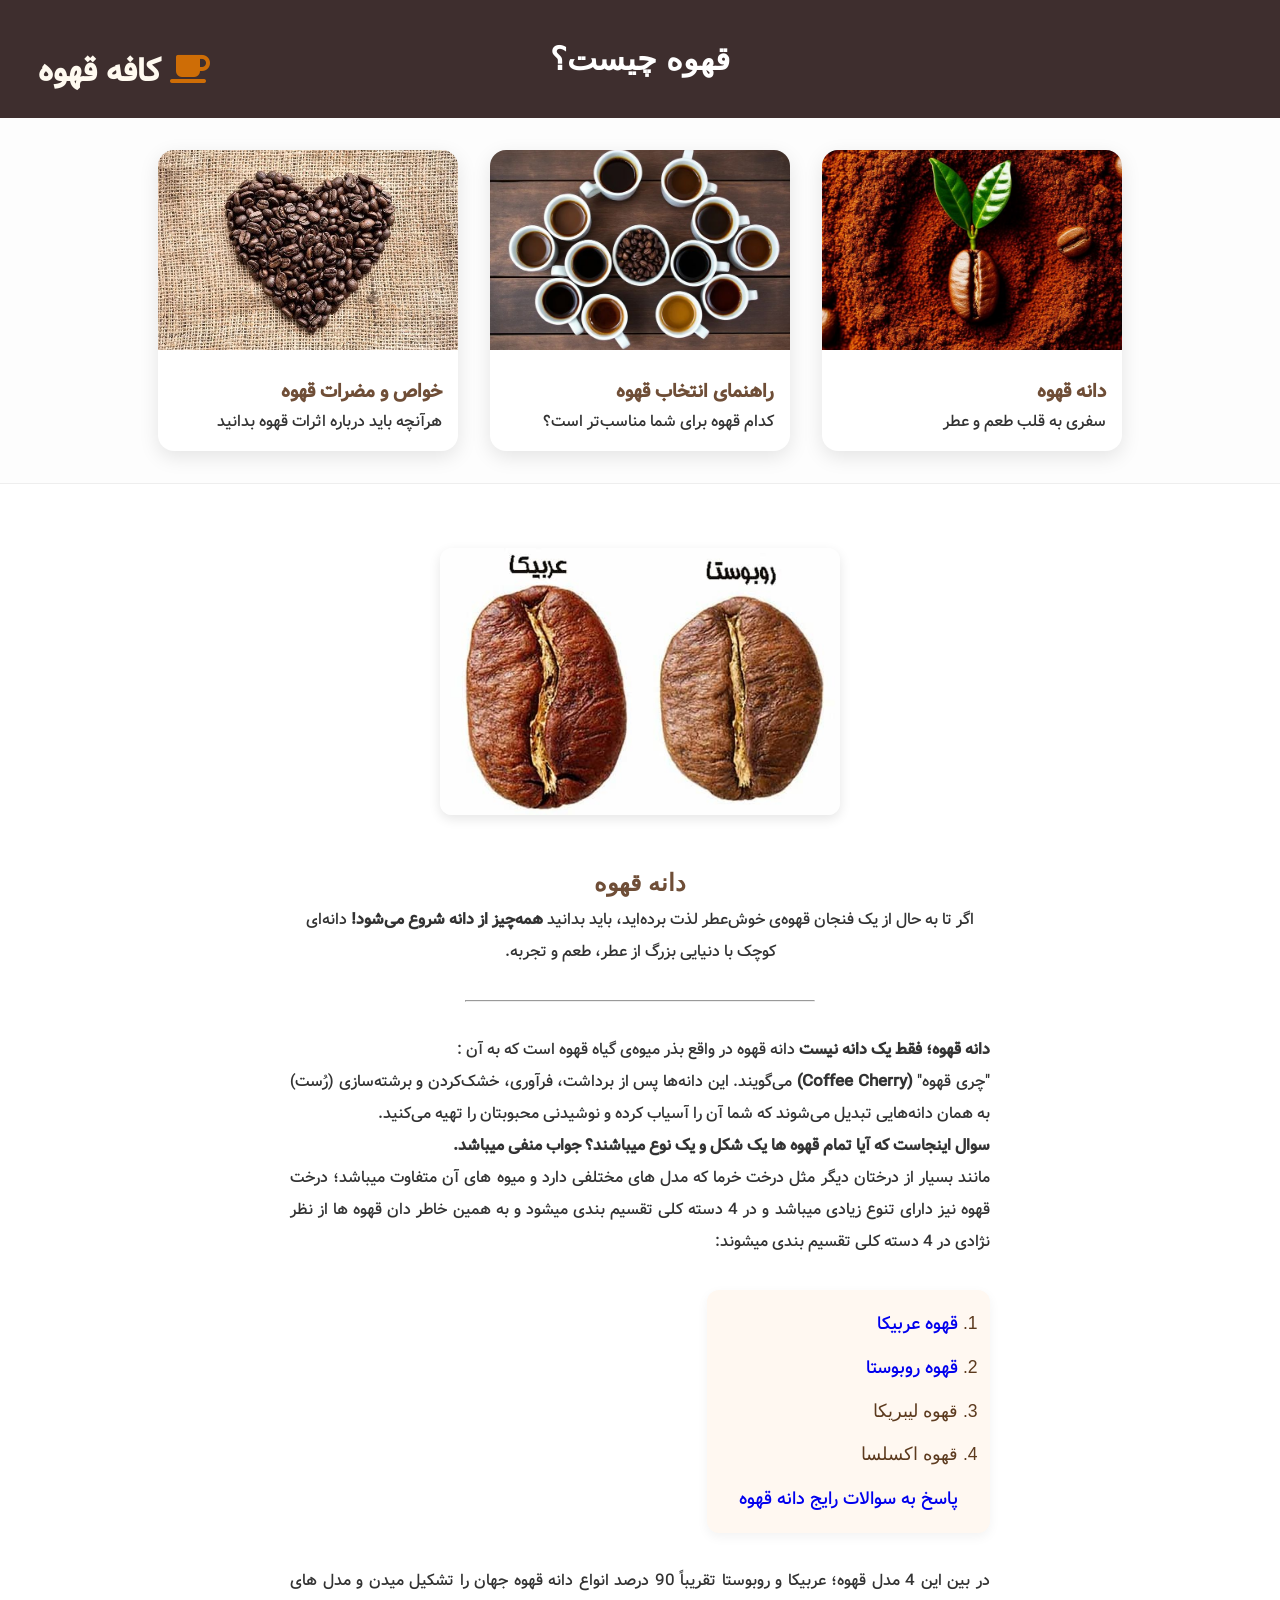
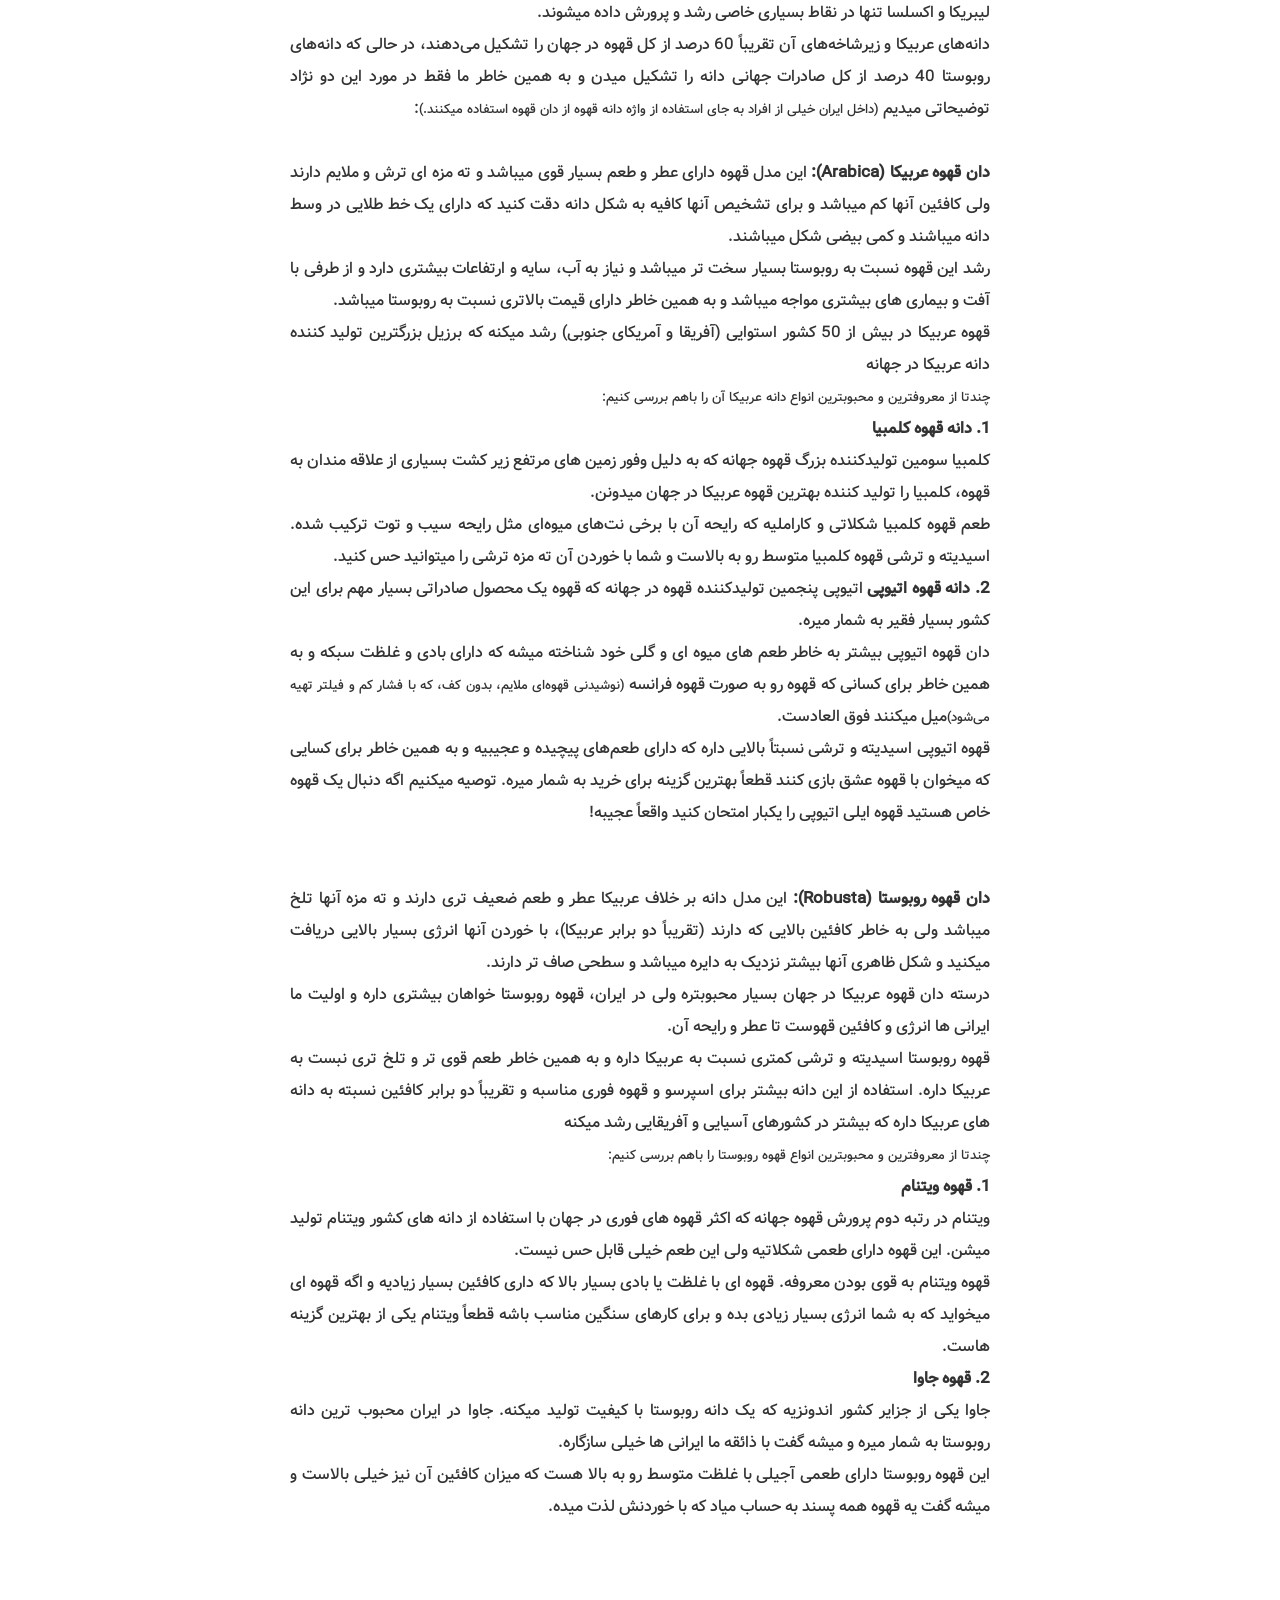
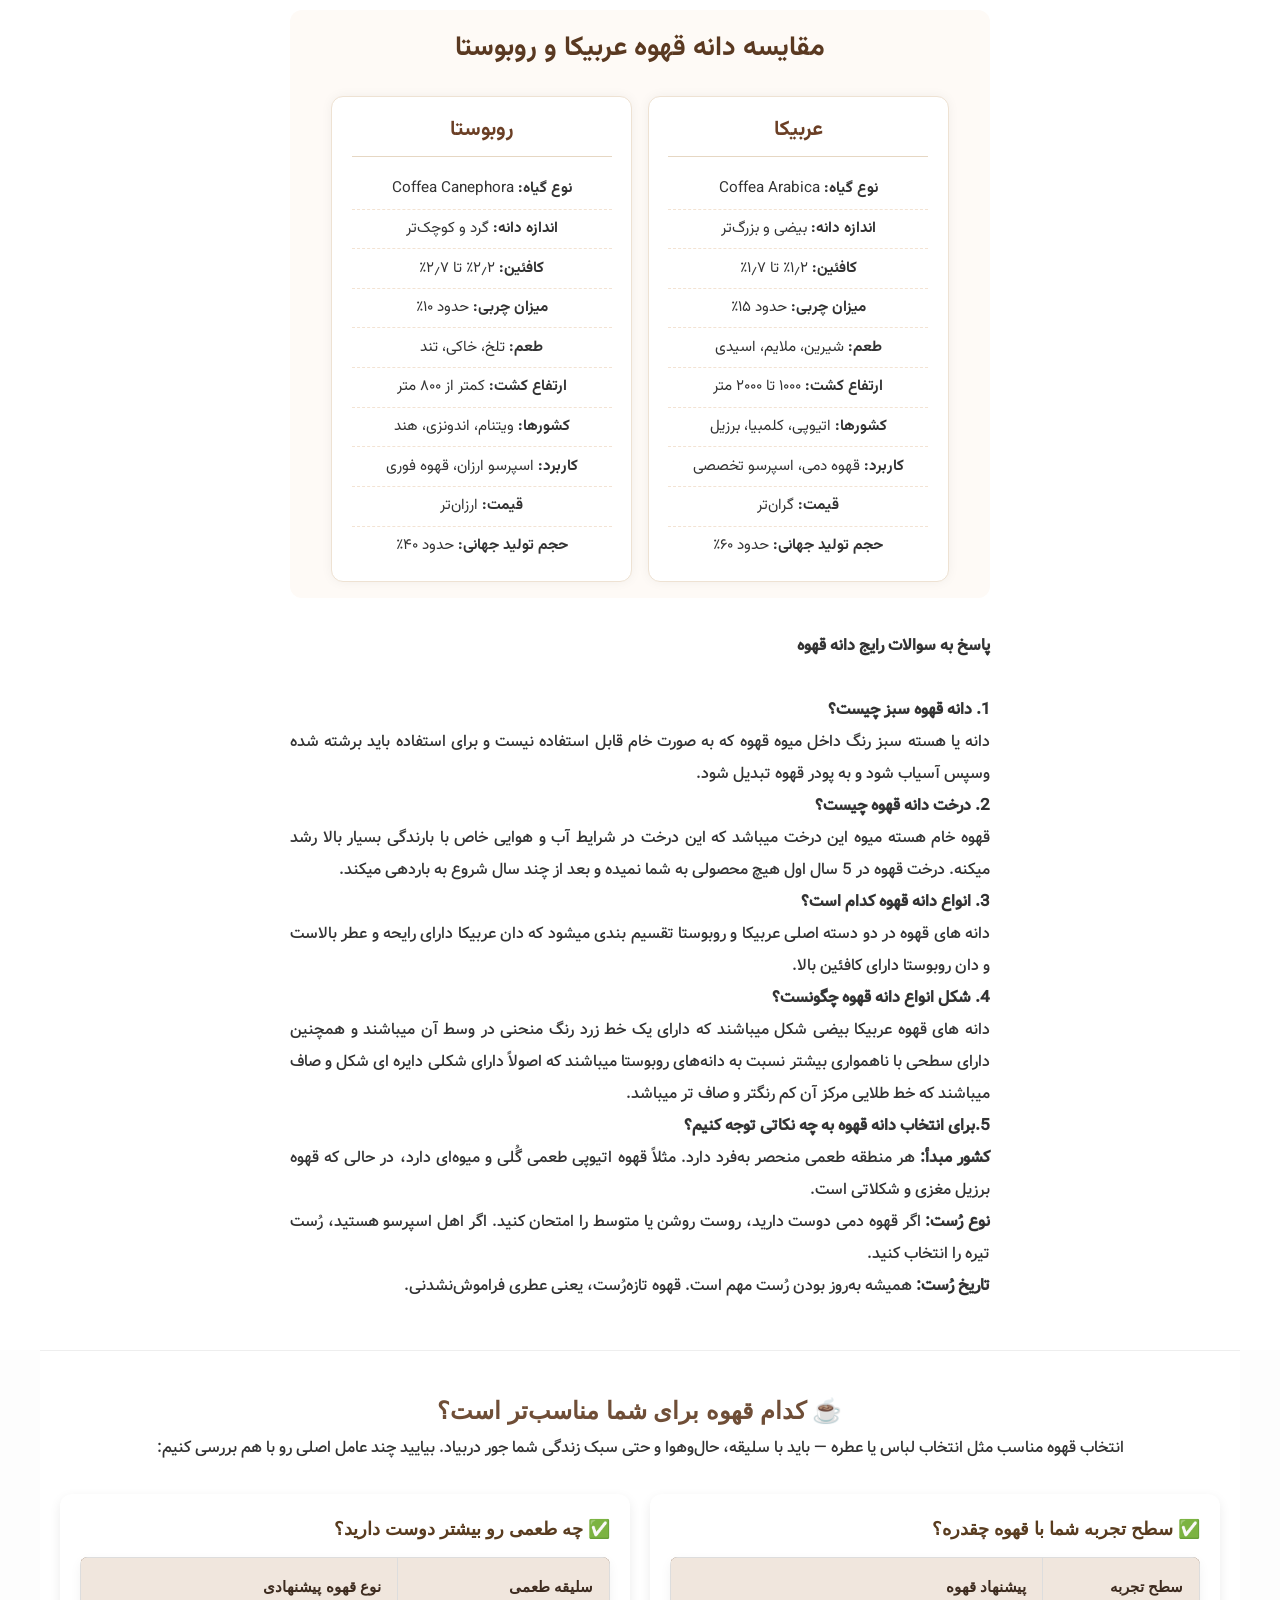
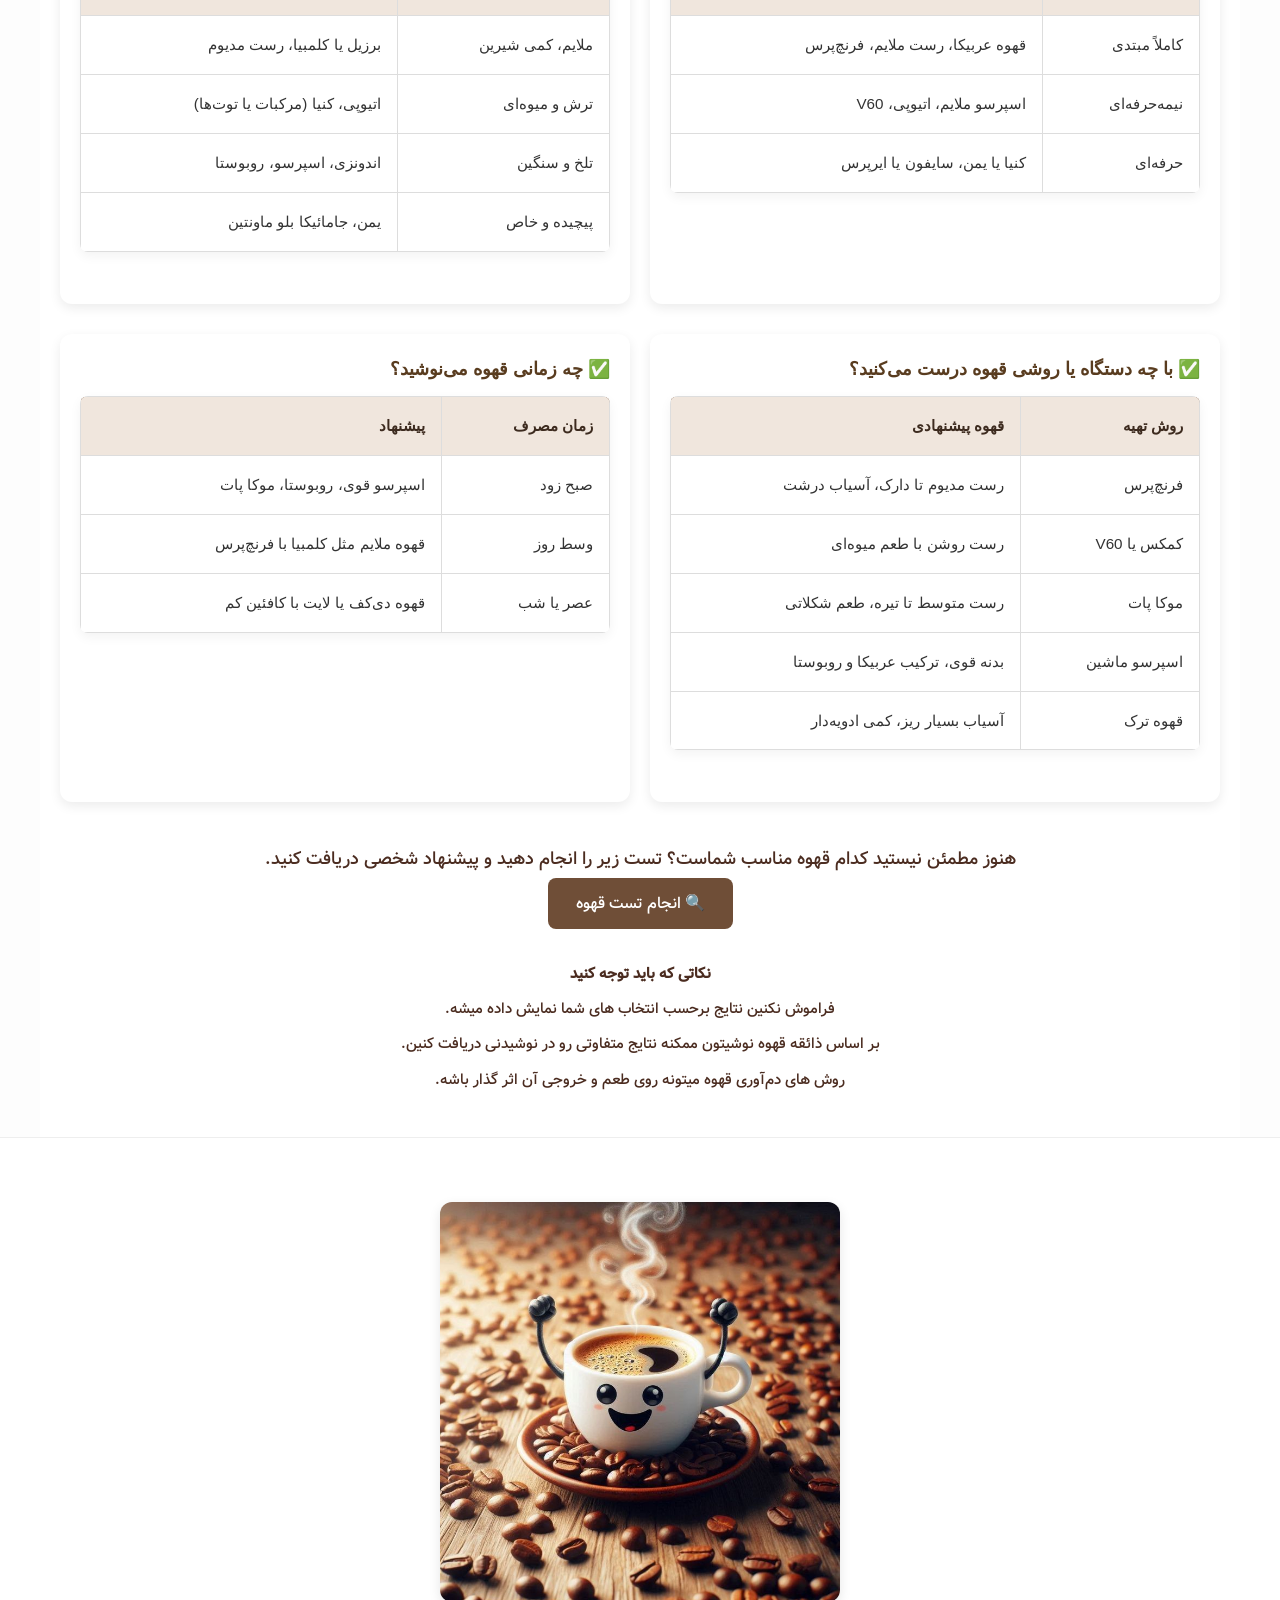
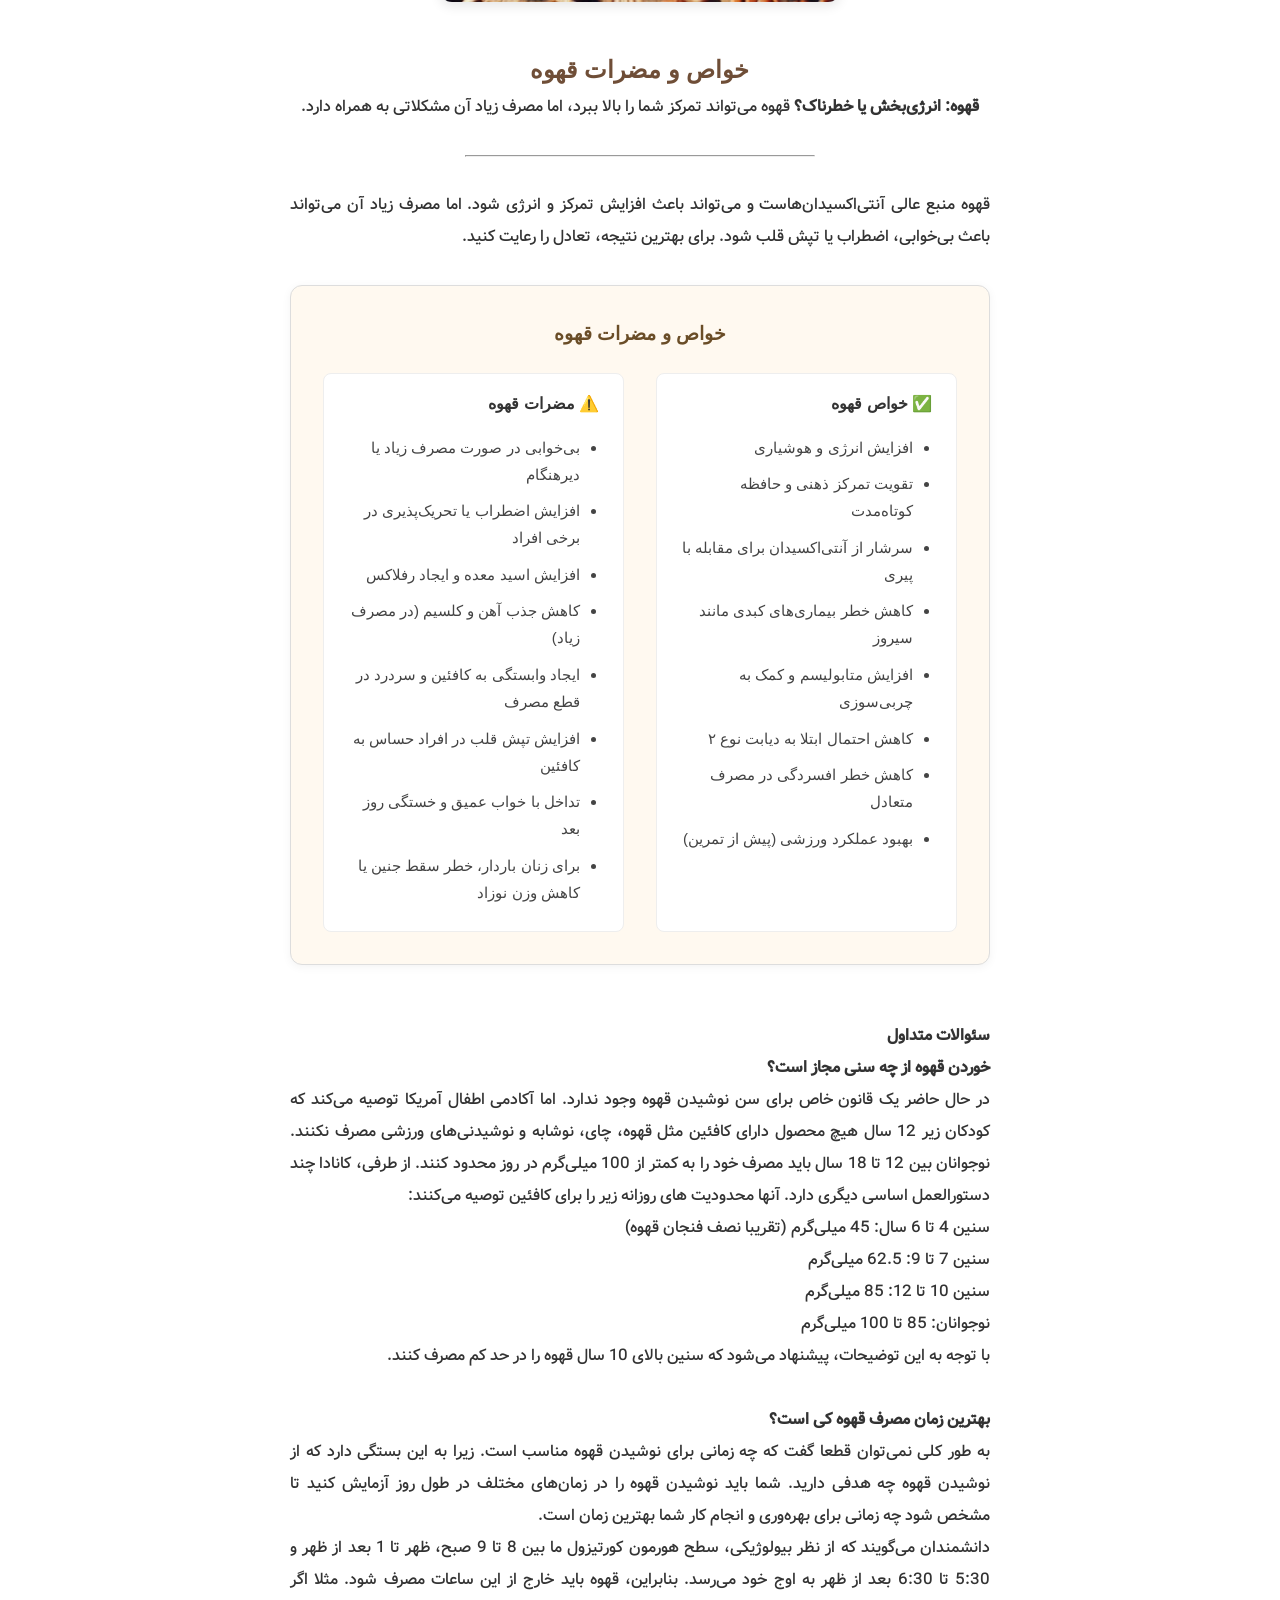
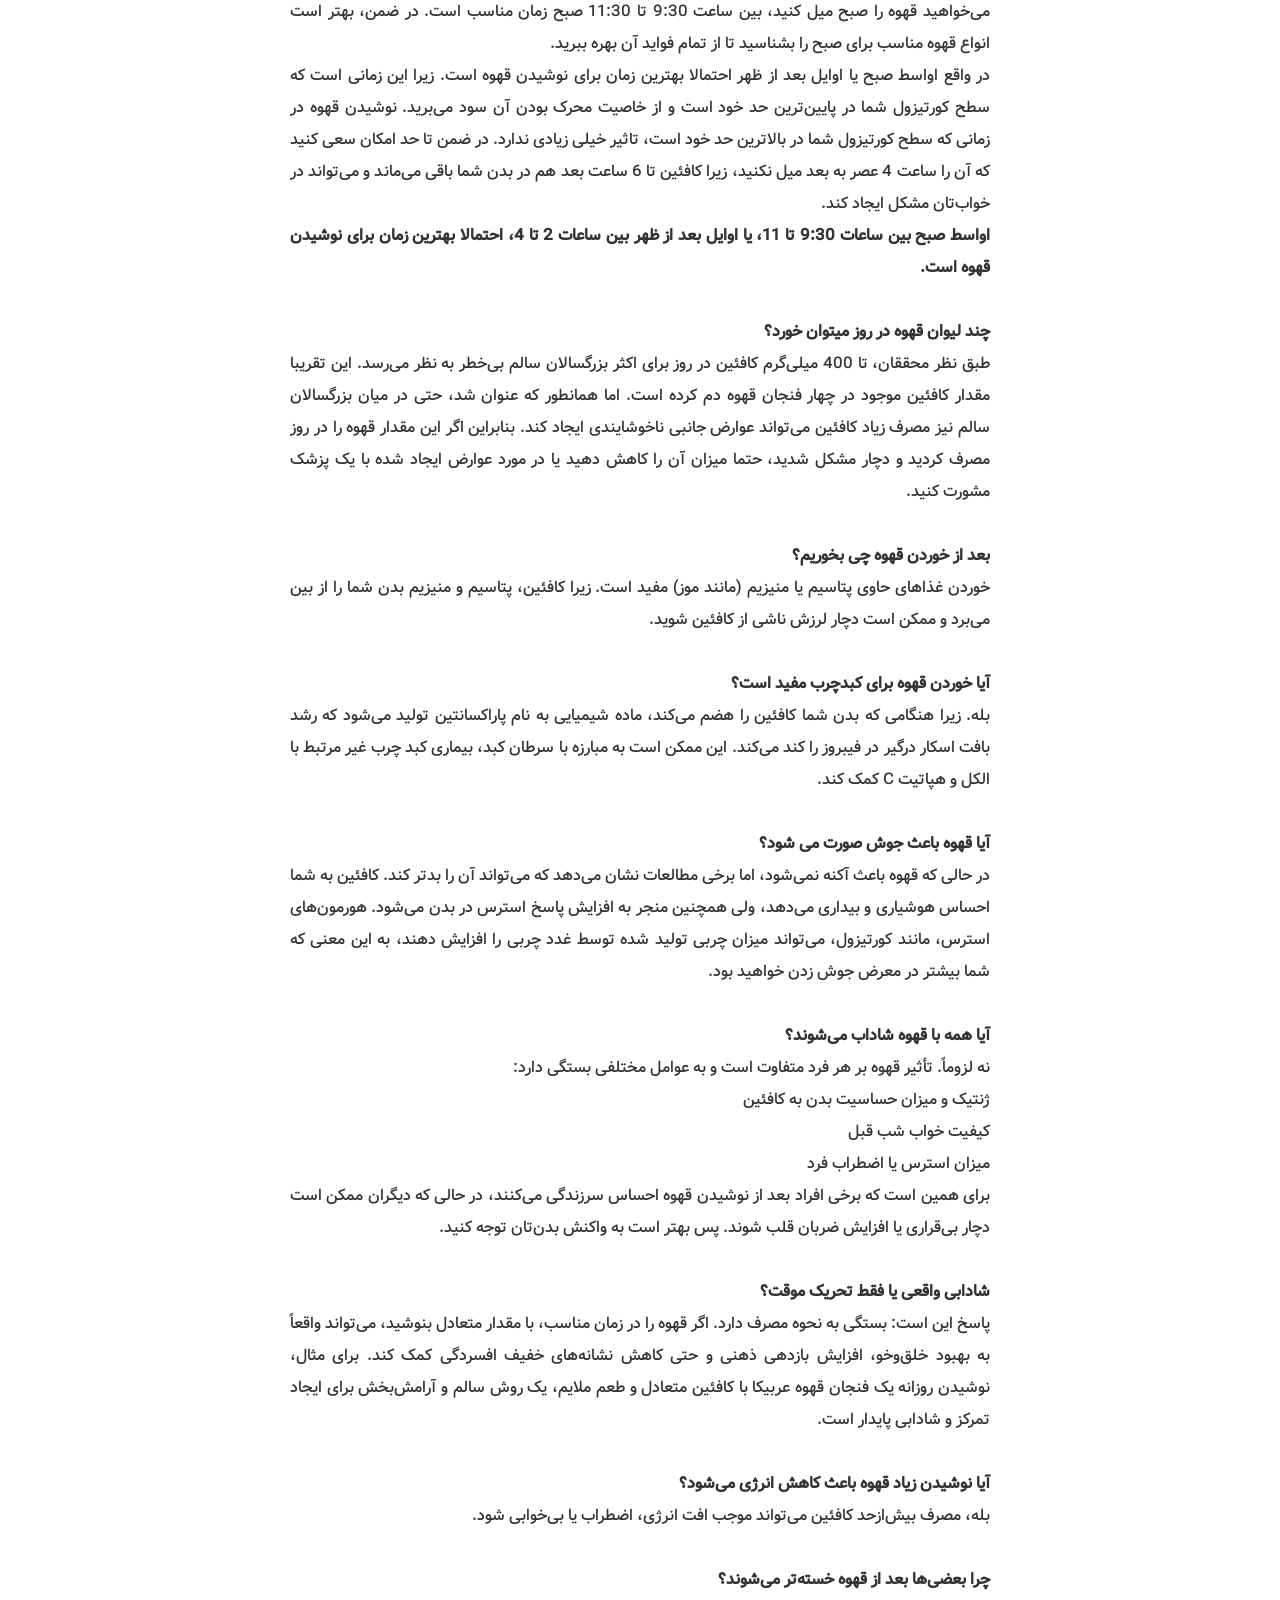
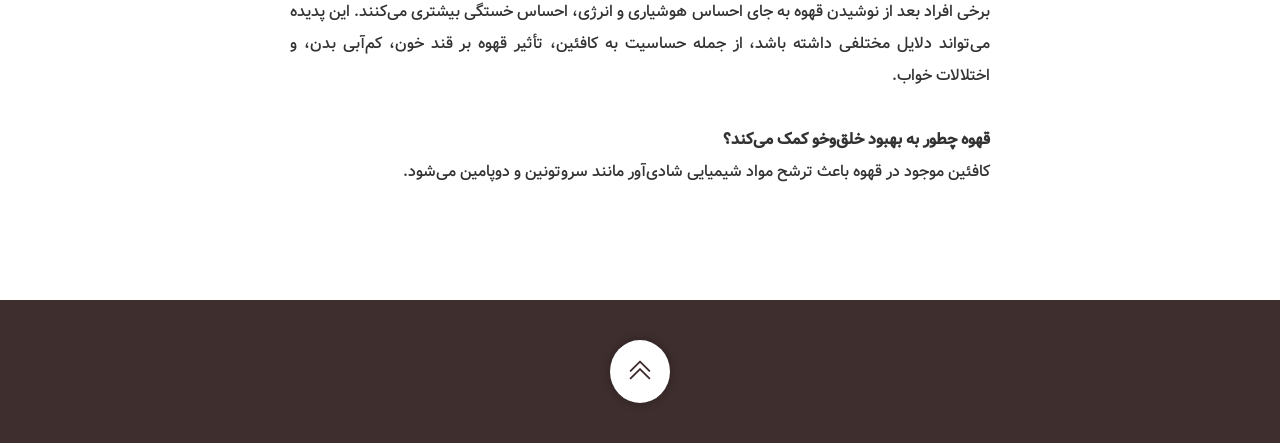
<file: Coffee/f4.html>
<!DOCTYPE html>
<html lang="fa" dir="rtl">
 <!-- آیگون در مرورگر -->
<link rel="icon" href="/img/—Pngtree—3d isolated render of a_20787224.png" type="image/x-icon" />


<head>

  <meta charset="UTF-8" />
  <meta name="viewport" content="width=device-width, initial-scale=1.0" />
  <title>کافه قهوه</title>
  <link rel="stylesheet" href="/css/style.css" />
  <!-- فونت -->
  <link rel="stylesheet" href="/css/all.css" />

  <meta charset="UTF-8" />
  <meta name="viewport" content="width=device-width, initial-scale=1" />
  <title>قهوه چیست؟</title>
  <link href="https://fonts.googleapis.com/css2?family=Vazirmatn&display=swap" rel="stylesheet" />
  <style>
    html {
      scroll-behavior: smooth;
    }

    body {
      font-family: 'Vazirmatn', sans-serif;
      background-color: #fefefe;
      margin: 0;
      padding: 0;
      color: #333;
    }


    header {
      /* color: #3e2e2e */
      background-color:#3e2e2e;
      color: white;
      padding: 2rem;
      text-align: center;
    }

    header h1 {
      margin: 0;
      font-size: 2rem;
    }

    .container {
      display: flex;
      flex-wrap: wrap;
      justify-content: center;
      gap: 2rem;
      padding: 2rem;
    }

    .card {
      background-color: white;
      border-radius: 16px;
      box-shadow: 0 6px 20px rgba(0, 0, 0, 0.1);
      overflow: hidden;
      width: 300px;
      cursor: pointer;
      text-decoration: none;
      transition: 0.3s;
      color: inherit;
    }

    .card:hover {
      transform: translateY(-6px);
      box-shadow: 0 12px 24px rgba(0, 0, 0, 0.15);
    }

    .card img {
      width: 100%;
      height: 200px;
      object-fit: cover;
    }

    .card-content {
      padding: 1rem;
    }

    .card-content h3 {
      margin: 0;
      font-size: 1.2rem;
      color: #6f4e37;
    }

    section {
      padding: 3rem 2rem;
      border-top: 1px solid #eee;
      background-color: #fff;
    }

    section h2 {
      color: #6f4e37;
      margin-top: 0;
    }

    section p {
      line-height: 2;
      font-size: 1rem;
    }

    section img {
      width: 100%;
      max-width: 400px;
      border-radius: 12px;
      margin: 1rem 0;
      box-shadow: 0 4px 12px rgba(0, 0, 0, 0.1);
    }

    .section-content {
      display: flex;
      flex-wrap: wrap;
      gap: 2rem;
      align-items: center;
      justify-content: center;
    }

    .section-text {
      flex: 1;
      max-width: 600px;
    }

    table {
      width: 100%;
      border-collapse: collapse;
      margin: 2rem 0;
      font-size: 0.95rem;
      background-color: #fafafa;
      border-radius: 8px;
      overflow: hidden;
      box-shadow: 0 4px 12px rgba(0, 0, 0, 0.05);
    }

    table thead {
      background-color: #6f4e37;
      color: white;
    }

    table th,
    table td {
      padding: 1rem;
      border-bottom: 1px solid #ddd;
      text-align: right;
    }

    /* @media (max-width: 768px) {
      .section-content {
        flex-direction: column;
        text-align: center;
      } */

    /* جدول */
    body {
      font-family: "Tahoma", sans-serif;
      background: #fdfdfd;
      color: #333;
      line-height: 1.7;
      margin: 0;
      padding: 0;
    }

    h2 {
      text-align: center;
      color: #4b2c20;
      margin-top: 40px;
    }

    .section {
      padding: 40px 20px;
      max-width: 1200px;
      margin: auto;
    }

    .grid-row {
      display: flex;
      flex-wrap: wrap;
      gap: 20px;
      justify-content: center;
      margin-top: 30px;
    }

    .table-box {
      flex: 1 1 45%;
      background: #fff;
      border-radius: 12px;
      box-shadow: 0 4px 12px rgba(0, 0, 0, 0.08);
      padding: 20px;
      min-width: 320px;
    }

    .table-box h3 {
      margin-top: 0;
      font-size: 18px;
      color: #593c1f;
      margin-bottom: 12px;
    }

    table {
      width: 100%;
      border-collapse: collapse;
      margin-top: 10px;
    }

    th,
    td {
      border: 1px solid #ddd;
      padding: 8px 12px;
      text-align: right;
    }

    th {
      background-color: #f0e6dd;
      color: #3d2b1f;
    }

    td {
      background-color: #fff;
    }

    @media (max-width: 768px) {
      .table-box {
        flex: 1 1 100%;
      }

    }

    /* بخش اول دانه قهوه عربیکا و.. */
    .styled-list {
      direction: rtl;
      text-align: right;
      /* list-style-position: inside; */
      background-color: #fff8f1;
      padding: 1rem 2rem;
      margin: 2rem 0;
      border-radius: 12px;
      box-shadow: 0 4px 12px rgba(0, 0, 0, 0.05);
      font-size: 1.1rem;
      line-height: 2;
      color: #5c3a1e;
      width: max-content;
    }

    .styled-list li {
      margin-bottom: 0.5rem;
    }

    .right-fixed-list {
      margin-right: 0;
      margin-left: auto;
    }

    /* جدول عربیکا و روبوستا */
    .coffee-cards-container {
      max-width: 1000px;
      margin: 2rem auto;
      padding: 1rem;
      direction: rtl;
      font-family: 'Vazirmatn', sans-serif;
      background-color: #fefaf6;
      border-radius: 12px;
    }

    .coffee-cards-title {
      text-align: center;
      color: #5a3921;
      margin-bottom: 1.5rem;
      font-size: 1.7rem;
    }

    .coffee-cards {
      display: flex;
      flex-wrap: wrap;
      gap: 1rem;
      justify-content: center;
    }

    .coffee-card {
      background-color: #ffffff;
      border: 1px solid #eee2d3;
      border-radius: 12px;
      padding: 1rem 1.2rem;
      width: 45%;
      box-shadow: 0 0 12px rgba(0, 0, 0, 0.05);
      transition: transform 0.3s;
    }

    .coffee-card:hover {
      transform: scale(1.02);
    }

    .coffee-card h4 {
      font-size: 1.3rem;
      color: #6b3f25;
      margin-bottom: 0.8rem;
      border-bottom: 1px solid #e6d7c3;
      padding-bottom: 0.5rem;
    }

    .coffee-card ul {
      list-style: none;
      padding: 0;
    }

    .coffee-card li {
      padding: 0.4rem 0;
      font-size: 0.95rem;
      border-bottom: 1px dashed #f3e3d3;
    }

    .coffee-card li:last-child {
      border: none;
    }

    @media (max-width: 768px) {
      .coffee-card {
        width: 100%;
      }

      .coffee-cards-title {
        font-size: 1.4rem;
      }

      .coffee-card h4 {
        font-size: 1.15rem;
      }
    }

    /* خواص */
    .coffee-benefits-table {
      background: #fff9f0;
      border: 1px solid #ddd;
      border-radius: 12px;
      padding: 2rem;
      margin-top: 2rem;
      direction: rtl;
      text-align: right;
      box-shadow: 0 2px 10px rgba(0, 0, 0, 0.05);
    }

    .coffee-benefits-table h3 {
      color: #6a4d27;
      margin-bottom: 1.5rem;
      text-align: center;
    }

    .table-columns {
      display: flex;
      flex-wrap: wrap;
      gap: 2rem;
      justify-content: space-between;
    }

    .table-column {
      flex: 1 1 45%;
      background: #fff;
      padding: 1rem 1.5rem;
      border-radius: 8px;
      border: 1px solid #eee;
    }

    .table-column h4 {
      margin-bottom: 1rem;
      color: #333;
      font-weight: bold;
    }

    .table-column ul {
      padding-right: 1.2rem;
      list-style: disc;
    }

    .table-column li {
      margin-bottom: 0.6rem;
      line-height: 1.8;
      font-size: 15px;
      color: #444;
    }

    /* واکنش‌گرا برای موبایل */
    @media (max-width: 768px) {
      .table-columns {
        flex-direction: column;
      }

      .table-column {
        flex: 1 1 100%;
      }
    }

    /* اسکول بالا */
    #scrollTopBtn {
      position: fixed;
      bottom: 20px;
      right: 20px;
      background-color: #6f4e37;
      color: white;
      font-size: 24px;
      padding: 12px 16px;
      border-radius: 50%;
      cursor: pointer;
      box-shadow: 0 4px 8px rgba(0, 0, 0, 0.3);
      transition: background-color 0.3s;
      z-index: 1000;
    }

    #scrollTopBtn:hover {
      background-color: #5a3c2e;
    }
  </style>
</head>

<body>

  <!--  -->
  <div class="navbar">
    <h1>
      <a class="logo" href="/index.html" style="color: floralwhite;">
        <span class="fa fa-coffee"></span> کافه قهوه
      </a>
    </h1>
  </div>
  <!--  -->
  <header>
    <h1>قهوه چیست؟</h1>
  </header>

  <div class="container">
    <a class="card" href="#types">
      <img src="/img/d3.jpg" alt="دانه قهوه" />
      <div class="card-content">
        <h3>دانه قهوه</h3>
        <p>سفری به قلب طعم و عطر</p>
      </div>
    </a>

    <a class="card" href="#compare">
      <img src="/img/z10.jpg" alt="تفاوت قهوه‌ها" />
      <div class="card-content">
        <h3>راهنمای انتخاب قهوه</h3>
        <p>کدام قهوه برای شما مناسب‌تر است؟</p>
      </div>
    </a>

    <a class="card" href="#benefits">
      <img src="/img/s8.jpg" alt="خواص قهوه" />
      <div class="card-content">
        <h3>خواص و مضرات قهوه</h3>
        <p>هرآنچه باید درباره اثرات قهوه بدانید</p>
      </div>
    </a>
  </div>

  <section id="types">
    <div class="section-content" style="flex-direction: column; text-align: center;">
      <img src="/img/d4.jpg" alt="دانه قهوه" />
      <div class="section-text" style="max-width: 700px;">
        <h2>دانه قهوه</h2>
        <p>اگر تا به حال از یک فنجان قهوه‌ی خوش‌عطر لذت برده‌اید، باید بدانید <strong>همه‌چیز از دانه شروع می‌شود!
          </strong> دانه‌ای کوچک با دنیایی بزرگ از عطر، طعم و تجربه. </p>
        <hr style="margin: 2rem auto; width: 50%;" />
        <p style="text-align: justify;">
          <strong>دانه قهوه؛ فقط یک دانه نیست</strong>
          دانه قهوه در واقع بذر میوه‌ی گیاه قهوه است که به آن :<br>"چری قهوه" <b>(Coffee Cherry)</b> می‌گویند. این
          دانه‌ها پس از برداشت، فرآوری، خشک‌کردن و برشته‌سازی (رُست) به همان دانه‌هایی تبدیل می‌شوند که شما آن را آسیاب
          کرده و نوشیدنی محبوبتان را تهیه می‌کنید.
          <br>
          <strong>سوال اینجاست که آیا تمام قهوه ها یک شکل و یک نوع میباشند؟ جواب منفی میباشد.</strong>
          <br>
          مانند بسیار از درختان دیگر مثل درخت خرما که مدل های مختلفی دارد و میوه های آن متفاوت میباشد؛ درخت قهوه نیز
          دارای تنوع زیادی میباشد و در 4 دسته کلی تقسیم بندی میشود و به همین خاطر دان قهوه ها از نظر نژادی در 4 دسته کلی
          تقسیم بندی میشوند:
        </p>
        <ol class="styled-list right-fixed-list  section-text">
          <li><a href="#arabica">قهوه عربیکا</a></li>
          <li><a href="#robusta">قهوه روبوستا</a></li>
          <li>قهوه لیبریکا</li>
          <li>قهوه اکسلسا</li>
          <a href="#q">پاسخ به سوالات رایج دانه قهوه</a>
        </ol>
        <p style="text-align: justify;">
          در بین این 4 مدل قهوه؛ عربیکا و روبوستا تقریباً 90 درصد انواع دانه قهوه جهان را تشکیل میدن و مدل های لیبریکا و
          اکسلسا تنها در نقاط بسیاری خاصی رشد و پرورش داده میشوند.
          <br>
          دانه‌های عربیکا و زیرشاخه‌های آن تقریباً 60 درصد از کل قهوه در جهان را تشکیل می‌دهند، در حالی که دانه‌های
          روبوستا 40 درصد از کل صادرات جهانی دانه را تشکیل میدن و به همین خاطر ما فقط در مورد این دو نژاد توضیحاتی میدیم
          <small>(داخل ایران خیلی از افراد به جای استفاده از واژه دانه قهوه از دان قهوه استفاده میکنند.)</small>:
          <br><br>
        </p>
        <p id="arabica" style="text-align: justify;">
          <b>دان قهوه عربیکا (Arabica): </b>این مدل قهوه دارای عطر و طعم بسیار قوی میباشد و ته مزه ای ترش و ملایم دارند
          ولی کافئین آنها کم میباشد و برای تشخیص آنها کافیه به شکل دانه دقت کنید که دارای یک خط طلایی در وسط دانه
          میباشند و کمی بیضی شکل میباشند.

          <br>
          رشد این قهوه نسبت به روبوستا بسیار سخت تر میباشد و نیاز به آب، سایه و ارتفاعات بیشتری دارد و از طرفی با آفت و
          بیماری های بیشتری مواجه میباشد و به همین خاطر دارای قیمت بالاتری نسبت به روبوستا میباشد.
          <br>
          قهوه عربیکا در بیش از 50 کشور استوایی (آفریقا و آمریکای جنوبی) رشد میکنه که برزیل بزرگترین تولید کننده دانه
          عربیکا در جهانه
          <br>
          <small>
            چندتا از معروفترین و محبوبترین انواع دانه عربیکا آن را باهم بررسی کنیم:
          </small>
          <br>
          <strong>
            1. دانه قهوه کلمبیا
          </strong>
          <br>
          کلمبیا سومین تولیدکننده بزرگ قهوه جهانه که به دلیل وفور زمین های مرتفع زیر کشت بسیاری از علاقه مندان به قهوه،
          کلمبیا را تولید کننده بهترین قهوه عربیکا در جهان میدونن.<br>

          طعم‌ قهوه کلمبیا شکلاتی و کاراملیه که رایحه آن با برخی نت‌های میوه‌ای مثل رایحه سیب و توت‌ ترکیب شده. اسیدیته
          و ترشی قهوه کلمبیا متوسط رو به بالاست و شما با خوردن آن ته مزه ترشی را میتوانید حس کنید.
          <br>
          <strong>
            2. دانه قهوه اتیوپی
          </strong>
          اتیوپی پنجمین تولیدکننده قهوه در جهانه که قهوه یک محصول صادراتی بسیار مهم برای این کشور بسیار فقیر به شمار
          میره.
          <br>
          دان قهوه اتیوپی بیشتر به خاطر طعم های میوه ای و گلی خود شناخته میشه که دارای بادی و غلظت سبکه و به همین خاطر
          برای کسانی که قهوه رو به صورت قهوه فرانسه <small>(نوشیدنی قهوه‌ای ملایم، بدون کف، که با فشار کم و فیلتر تهیه
            می‌شود)</small>میل میکنند فوق العادست.<br>
          قهوه اتیوپی اسیدیته و ترشی نسبتاً بالایی داره که دارای طعم‌های پیچیده و عجیبیه و به همین خاطر برای کسایی که
          میخوان با قهوه عشق بازی کنند قطعاً بهترین گزینه برای خرید به شمار میره. توصیه میکنیم اگه دنبال یک قهوه خاص
          هستید قهوه ایلی اتیوپی را یکبار امتحان کنید واقعاً عجیبه!<br>
        </p>

        <br><br>

        <p id="robusta" style="text-align: justify;">
          <b>دان قهوه روبوستا (Robusta):</b> این مدل دانه بر خلاف عربیکا عطر و طعم ضعیف تری دارند و ته مزه آنها تلخ
          میباشد ولی به خاطر کافئین بالایی که دارند (تقریباً دو برابر عربیکا)، با خوردن آنها انرژی بسیار بالایی دریافت
          میکنید و شکل ظاهری آنها بیشتر نزدیک به دایره میباشد و سطحی صاف تر دارند.
          <br>
          درسته دان قهوه عربیکا در جهان بسیار محبوبتره ولی در ایران، قهوه روبوستا خواهان بیشتری داره و اولیت ما ایرانی
          ها انرژی و کافئین قهوست تا عطر و رایحه آن.
          <br>
          قهوه روبوستا اسیدیته و ترشی کمتری نسبت به عربیکا داره و به همین خاطر طعم قوی تر و تلخ تری نبست به عربیکا داره.
          استفاده از این دانه بیشتر برای اسپرسو و قهوه فوری مناسبه و تقریباً دو برابر کافئین نسبته به دانه های عربیکا
          داره که بیشتر در کشورهای آسیایی و آفریقایی رشد میکنه
          <br>
          <small>
            چندتا از معروفترین و محبوبترین انواع قهوه روبوستا را باهم بررسی کنیم:
          </small>
          <br>
          <strong>
            1. قهوه ویتنام
          </strong>
          <br>
          ویتنام در رتبه دوم پرورش قهوه جهانه که اکثر قهوه های فوری در جهان با استفاده از دانه های کشور ویتنام تولید
          میشن. این قهوه دارای طعمی شکلاتیه ولی این طعم خیلی قابل حس نیست.
          <br>
          قهوه ویتنام به قوی بودن معروفه. قهوه ای با غلظت یا بادی بسیار بالا که داری کافئین بسیار زیادیه و اگه قهوه ای
          میخواید که به شما انرژی بسیار زیادی بده و برای کارهای سنگین مناسب باشه قطعاً ویتنام یکی از بهترین گزینه هاست.
          <br>
          <strong>
            2. قهوه جاوا
          </strong>
          <br>
          جاوا یکی از جزایر کشور اندونزیه که یک دانه روبوستا با کیفیت تولید میکنه. جاوا در ایران محبوب ترین دانه روبوستا
          به شمار میره و میشه گفت با ذائقه ما ایرانی ها خیلی سازگاره.
          <br>
          این قهوه روبوستا دارای طعمی آجیلی با غلظت متوسط رو به بالا هست که میزان کافئین آن نیز خیلی بالاست و میشه گفت
          یه قهوه همه پسند به حساب میاد که با خوردنش لذت میده.
        </p>
        <br><br>

        <!-- جدول عربیکا و روبوستا -->
        <div class="coffee-cards-container">
          <h3 class="coffee-cards-title">مقایسه دانه قهوه عربیکا و روبوستا</h3>
          <div class="coffee-cards">
            <!-- کارت عربیکا -->
            <div class="coffee-card">
              <h4>عربیکا</h4>
              <ul>
                <li><strong>نوع گیاه:</strong> Coffea Arabica</li>
                <li><strong>اندازه دانه:</strong> بیضی و بزرگ‌تر</li>
                <li><strong>کافئین:</strong> ۱٫۲٪ تا ۱٫۷٪</li>
                <li><strong>میزان چربی:</strong> حدود ۱۵٪</li>
                <li><strong>طعم:</strong> شیرین، ملایم، اسیدی</li>
                <li><strong>ارتفاع کشت:</strong> ۱۰۰۰ تا ۲۰۰۰ متر</li>
                <li><strong>کشورها:</strong> اتیوپی، کلمبیا، برزیل</li>
                <li><strong>کاربرد:</strong> قهوه دمی، اسپرسو تخصصی</li>
                <li><strong>قیمت:</strong> گران‌تر</li>
                <li><strong>حجم تولید جهانی:</strong> حدود ۶۰٪</li>
              </ul>
            </div>

            <!-- کارت روبوستا -->
            <div class="coffee-card">
              <h4>روبوستا</h4>
              <ul>
                <li><strong>نوع گیاه:</strong> Coffea Canephora</li>
                <li><strong>اندازه دانه:</strong> گرد و کوچک‌تر</li>
                <li><strong>کافئین:</strong> ۲٫۲٪ تا ۲٫۷٪</li>
                <li><strong>میزان چربی:</strong> حدود ۱۰٪</li>
                <li><strong>طعم:</strong> تلخ، خاکی، تند</li>
                <li><strong>ارتفاع کشت:</strong> کمتر از ۸۰۰ متر</li>
                <li><strong>کشورها:</strong> ویتنام، اندونزی، هند</li>
                <li><strong>کاربرد:</strong> اسپرسو ارزان، قهوه فوری</li>
                <li><strong>قیمت:</strong> ارزان‌تر</li>
                <li><strong>حجم تولید جهانی:</strong> حدود ۴۰٪</li>
              </ul>
            </div>
          </div>
        </div>

        <p style="text-align: justify;" id="q">
          <strong>پاسخ به سوالات رایج دانه قهوه</strong>
          <br><br>
          <strong>
            1. دانه قهوه سبز چیست؟
          </strong>
          <br>
          دانه یا هسته سبز رنگ داخل میوه قهوه که به صورت خام قابل استفاده نیست و برای استفاده باید برشته شده وسپس آسیاب
          شود و به پودر قهوه تبدیل شود.
          <br>
          <strong>
            2. درخت دانه قهوه چیست؟
          </strong>
          <br>
          قهوه خام هسته میوه این درخت میباشد که این درخت در شرایط آب و هوایی خاص با بارندگی بسیار بالا رشد میکنه. درخت
          قهوه در 5 سال اول هیچ محصولی به شما نمیده و بعد از چند سال شروع به باردهی میکند.<br>
          <strong>
            3. انواع دانه قهوه کدام است؟
          </strong>
          <br>
          دانه های قهوه در دو دسته اصلی عربیکا و روبوستا تقسیم بندی میشود که دان عربیکا دارای رایحه و عطر بالاست و دان
          روبوستا دارای کافئین بالا.<br><strong>
            4. شکل انواع دانه قهوه چگونست؟
          </strong>
          <br>
          دانه های قهوه عربیکا بیضی شکل میباشند که دارای یک خط زرد رنگ منحنی در وسط آن میباشند و همچنین دارای سطحی با
          ناهمواری بیشتر نسبت به دانه‌های روبوستا میباشند که اصولاً دارای شکلی دایره ای شکل و صاف میباشند که خط طلایی
          مرکز آن کم رنگتر و صاف تر میباشد.
          <br>
          <strong>5.برای انتخاب دانه قهوه به چه نکاتی توجه کنیم؟</strong>
          <br>
          <strong>کشور مبدأ:</strong>
          هر منطقه طعمی منحصر به‌فرد دارد. مثلاً قهوه اتیوپی طعمی گُلی و میوه‌ای دارد، در حالی که قهوه برزیل مغزی و
          شکلاتی است.
          <br>
          <strong>نوع رُست:</strong>
          اگر قهوه دمی دوست دارید، روست روشن یا متوسط را امتحان کنید. اگر اهل اسپرسو هستید، رُست تیره را انتخاب کنید.
          <br>
          <strong>تاریخ رُست:</strong>
          همیشه به‌روز بودن رُست مهم است. قهوه تازه‌رُست، یعنی عطری فراموش‌نشدنی.


        </p>
        <!-- باقی متن اصلی بلند اینجا قرار می‌گیرد -->
        </p>
      </div>
    </div>
  </section>


  <section class="section" id="compare">
    <h2>☕️ کدام قهوه برای شما مناسب‌تر است؟</h2>
    <p style="text-align: center;">انتخاب قهوه مناسب مثل انتخاب لباس یا عطره — باید با سلیقه، حال‌وهوا و حتی سبک زندگی
      شما جور دربیاد. بیایید چند عامل اصلی رو با هم بررسی کنیم:</p>

    <div class="grid-row">
      <!-- جدول ۱ -->
      <div class="table-box">
        <h3>✅ سطح تجربه شما با قهوه چقدره؟</h3>
        <table>
          <thead>
            <tr>
              <th>سطح تجربه</th>
              <th>پیشنهاد قهوه</th>
            </tr>
          </thead>
          <tbody>
            <tr>
              <td>کاملاً مبتدی</td>
              <td>قهوه عربیکا، رست ملایم، فرنچ‌پرس</td>
            </tr>
            <tr>
              <td>نیمه‌حرفه‌ای</td>
              <td>اسپرسو ملایم، اتیوپی، V60</td>
            </tr>
            <tr>
              <td>حرفه‌ای</td>
              <td>کنیا یا یمن، سایفون یا ایرپرس</td>
            </tr>
          </tbody>
        </table>
      </div>

      <!-- جدول ۲ -->
      <div class="table-box">
        <h3>✅ چه طعمی رو بیشتر دوست دارید؟</h3>
        <table>
          <thead>
            <tr>
              <th>سلیقه طعمی</th>
              <th>نوع قهوه پیشنهادی</th>
            </tr>
          </thead>
          <tbody>
            <tr>
              <td>ملایم، کمی شیرین</td>
              <td>برزیل یا کلمبیا، رست مدیوم</td>
            </tr>
            <tr>
              <td>ترش و میوه‌ای</td>
              <td>اتیوپی، کنیا (مرکبات یا توت‌ها)</td>
            </tr>
            <tr>
              <td>تلخ و سنگین</td>
              <td>اندونزی، اسپرسو، روبوستا</td>
            </tr>
            <tr>
              <td>پیچیده و خاص</td>
              <td>یمن، جامائیکا بلو ماونتین</td>
            </tr>
          </tbody>
        </table>
      </div>
    </div>

    <div class="grid-row">
      <!-- جدول ۳ -->
      <div class="table-box">
        <h3>✅ با چه دستگاه یا روشی قهوه درست می‌کنید؟</h3>
        <table>
          <thead>
            <tr>
              <th>روش تهیه</th>
              <th>قهوه پیشنهادی</th>
            </tr>
          </thead>
          <tbody>
            <tr>
              <td>فرنچ‌پرس</td>
              <td>رست مدیوم تا دارک، آسیاب درشت</td>
            </tr>
            <tr>
              <td>کمکس یا V60</td>
              <td>رست روشن با طعم میوه‌ای</td>
            </tr>
            <tr>
              <td>موکا پات</td>
              <td>رست متوسط تا تیره، طعم شکلاتی</td>
            </tr>
            <tr>
              <td>اسپرسو ماشین</td>
              <td>بدنه قوی، ترکیب عربیکا و روبوستا</td>
            </tr>
            <tr>
              <td>قهوه ترک</td>
              <td>آسیاب بسیار ریز، کمی ادویه‌دار</td>
            </tr>
          </tbody>
        </table>
      </div>

      <!-- جدول ۴ -->
      <div class="table-box">
        <h3>✅ چه زمانی قهوه می‌نوشید؟</h3>
        <table>
          <thead>
            <tr>
              <th>زمان مصرف</th>
              <th>پیشنهاد</th>
            </tr>
          </thead>
          <tbody>
            <tr>
              <td>صبح زود</td>
              <td>اسپرسو قوی، روبوستا، موکا پات</td>
            </tr>
            <tr>
              <td>وسط روز</td>
              <td>قهوه ملایم مثل کلمبیا با فرنچ‌پرس</td>
            </tr>
            <tr>
              <td>عصر یا شب</td>
              <td>قهوه دی‌کف یا لایت با کافئین کم</td>
            </tr>
          </tbody>
        </table>
      </div>
    </div>


    <!-- دکمه -->
    <div style="text-align: center; margin-top: 40px;">
      <p style="font-size: 1.1rem; color: #4b2c20;">
        هنوز مطمئن نیستید کدام قهوه مناسب شماست؟ تست زیر را انجام دهید و پیشنهاد شخصی دریافت کنید.
      </p>
      <a href="/Coffee/TestCoffe/test_Final.html" class="coffee-test-btn" style="
      display: inline-block;
      background-color: #6f4e37;
      color: #fff;
      padding: 12px 28px;
      font-size: 1rem;
      border-radius: 8px;
      text-decoration: none;
      transition: background-color 0.3s ease;
    " onmouseover="this.style.backgroundColor='#593a2c'" onmouseout="this.style.backgroundColor='#6f4e37'">
        🔍 انجام تست قهوه
      </a>

      <br><br>
      <p style="font-size: 1.1rem; color: #4b2c20;">
        <small>
          <b>نکاتی که باید توجه کنید</b>
          <br>
          فراموش نکنین نتایج برحسب انتخاب های شما نمایش داده میشه.
          <br>
          بر اساس ذائقه قهوه نوشیتون ممکنه نتایج متفاوتی رو در نوشیدنی دریافت کنین.
          <br>
          روش های دم‌آوری قهوه میتونه روی طعم و خروجی آن اثر گذار باشه.
        </small>
      </p>
    </div>
  </section>


  <section id="benefits">
    <div class="section-content" style="flex-direction: column; text-align: center;">
      <img src="/img/s9.jpg" alt="خواص قهوه" />
      <div class="section-text" style="max-width: 700px;">
        <h2>خواص و مضرات قهوه</h2>
        <p><strong>قهوه: انرژی‌بخش یا خطرناک؟</strong> قهوه می‌تواند تمرکز شما را بالا ببرد، اما مصرف زیاد آن مشکلاتی به
          همراه دارد.</p>
        <hr style="margin: 2rem auto; width: 50%;" />
        <p style="text-align: justify;">
          قهوه منبع عالی آنتی‌اکسیدان‌هاست و می‌تواند باعث افزایش تمرکز و انرژی شود. اما مصرف زیاد آن می‌تواند باعث
          بی‌خوابی، اضطراب یا تپش قلب شود. برای بهترین نتیجه، تعادل را رعایت کنید.
          <!-- در صورت نیاز این متن قابل توسعه بیشتر برای تحقیقات است -->
        </p>

        <!-- جدول خواص و مضرات قهوه به صورت دو ستونه -->
        <div class="coffee-benefits-table">
          <h3>خواص و مضرات قهوه</h3>
          <div class="table-columns">
            <!-- ستون خواص -->
            <div class="table-column">
              <h4>✅ خواص قهوه</h4>
              <ul>
                <li>افزایش انرژی و هوشیاری</li>
                <li>تقویت تمرکز ذهنی و حافظه کوتاه‌مدت</li>
                <li>سرشار از آنتی‌اکسیدان برای مقابله با پیری</li>
                <li>کاهش خطر بیماری‌های کبدی مانند سیروز</li>
                <li>افزایش متابولیسم و کمک به چربی‌سوزی</li>
                <li>کاهش احتمال ابتلا به دیابت نوع ۲</li>
                <li>کاهش خطر افسردگی در مصرف متعادل</li>
                <li>بهبود عملکرد ورزشی (پیش از تمرین)</li>
              </ul>
            </div>

            <!-- ستون مضرات -->
            <div class="table-column">
              <h4>⚠️ مضرات قهوه</h4>
              <ul>
                <li>بی‌خوابی در صورت مصرف زیاد یا دیرهنگام</li>
                <li>افزایش اضطراب یا تحریک‌پذیری در برخی افراد</li>
                <li>افزایش اسید معده و ایجاد رفلاکس</li>
                <li>کاهش جذب آهن و کلسیم (در مصرف زیاد)</li>
                <li>ایجاد وابستگی به کافئین و سردرد در قطع مصرف</li>
                <li>افزایش تپش قلب در افراد حساس به کافئین</li>
                <li>تداخل با خواب عمیق و خستگی روز بعد</li>
                <li>برای زنان باردار، خطر سقط جنین یا کاهش وزن نوزاد</li>
              </ul>
            </div>
          </div>
        </div>
        <br><br>
        <!-- برای خط هست -->
        <!-- <hr style="margin: 2rem auto; width: 50%;" /> -->
        <p style="text-align: justify;">
          <strong>سئوالات متداول</strong>
          <br>

          <strong>
            خوردن قهوه از چه سنی مجاز است؟
          </strong>
          <br>
          در حال حاضر یک قانون خاص برای سن نوشیدن قهوه وجود ندارد. اما آکادمی اطفال آمریکا توصیه می‌کند که کودکان زیر 12
          سال هیچ محصول دارای کافئین مثل قهوه، چای، نوشابه و نوشیدنی‌های ورزشی مصرف نکنند. نوجوانان بین 12 تا 18 سال
          باید مصرف خود را به کمتر از 100 میلی‌گرم در روز محدود کنند. از طرفی، کانادا چند دستورالعمل اساسی دیگری دارد.
          آنها محدودیت های روزانه زیر را برای کافئین توصیه می‌کنند:
          <br>
          سنین 4 تا 6 سال: 45 میلی‌گرم (تقریبا نصف فنجان قهوه) <br>
          سنین 7 تا 9: 62.5 میلی‌گرم <br>
          سنین 10 تا 12: 85 میلی‌گرم <br>
          نوجوانان: 85 تا 100 میلی‌گرم <br>
          با توجه به این توضیحات، پیشنهاد می‌شود که سنین بالای 10 سال قهوه را در حد کم مصرف کنند.
          <br><br>
          <strong>
            بهترین زمان مصرف قهوه کی است؟
          </strong>
          <br>
          به طور کلی نمی‌توان قطعا گفت که چه زمانی برای نوشیدن قهوه مناسب است. زیرا به این بستگی دارد که از نوشیدن قهوه
          چه هدفی دارید. شما باید نوشیدن قهوه را در زمان‌های مختلف در طول روز آزمایش کنید تا مشخص شود چه زمانی برای
          بهره‌وری و انجام کار شما بهترین زمان است. <br>
          دانشمندان می‌گویند که از نظر بیولوژیکی، سطح هورمون کورتیزول ما بین 8 تا 9 صبح، ظهر تا 1 بعد از ظهر و 5:30 تا
          6:30 بعد از ظهر به اوج خود می‌رسد. بنابراین، قهوه باید خارج از این ساعات مصرف شود. مثلا اگر می‌خواهید قهوه را
          صبح میل کنید، بین ساعت 9:30 تا 11:30 صبح زمان مناسب است. در ضمن، بهتر است انواع قهوه مناسب برای صبح را بشناسید
          تا از تمام فواید آن بهره ببرید.
          <br>
          در واقع اواسط صبح یا اوایل بعد از ظهر احتمالا بهترین زمان برای نوشیدن قهوه است. زیرا این زمانی است که سطح
          کورتیزول شما در پایین‌ترین حد خود است و از خاصیت محرک بودن آن سود می‌برید. نوشیدن قهوه در زمانی که سطح
          کورتیزول شما در بالاترین حد خود است، تاثیر خیلی زیادی ندارد. در ضمن تا حد امکان سعی کنید که آن را ساعت 4 عصر
          به بعد میل نکنید، زیرا کافئین تا 6 ساعت بعد هم در بدن شما باقی می‌ماند و می‌تواند در خواب‌تان مشکل ایجاد کند.
          <br>
          <b>اواسط صبح بین ساعات 9:30 تا 11، یا اوایل بعد از ظهر بین ساعات 2 تا 4، احتمالا بهترین زمان برای نوشیدن قهوه
            است.</b>
          <br><br>
          <strong>
            چند لیوان قهوه در روز میتوان خورد؟
          </strong>
          <br>
          طبق نظر محققان، تا 400 میلی‌گرم کافئین در روز برای اکثر بزرگسالان سالم بی‌خطر به نظر می‌رسد. این تقریبا مقدار
          کافئین موجود در چهار فنجان قهوه دم کرده است. اما همانطور که عنوان شد، حتی در میان بزرگسالان سالم نیز مصرف زیاد
          کافئین می‌تواند عوارض جانبی ناخوشایندی ایجاد کند. بنابراین اگر این مقدار قهوه را در روز مصرف کردید و دچار مشکل
          شدید، حتما میزان آن را کاهش دهید یا در مورد عوارض ایجاد شده با یک پزشک مشورت کنید.
          <br><br>
          <strong>
            بعد از خوردن قهوه چی بخوریم؟
          </strong>
          <br>
          خوردن غذاهای حاوی پتاسیم یا منیزیم (مانند موز) مفید است. زیرا کافئین، پتاسیم و منیزیم بدن شما را از بین می‌برد
          و ممکن است دچار لرزش ناشی از کافئین شوید.
          <br><br>
          <strong>
            آیا خوردن قهوه برای کبدچرب مفید است؟
          </strong>
          <br>
          بله. زیرا هنگامی که بدن شما کافئین را هضم می‌کند، ماده شیمیایی به نام پاراکسانتین تولید می‌شود که رشد بافت
          اسکار درگیر در فیبروز را کند می‌کند. این ممکن است به مبارزه با سرطان کبد، بیماری کبد چرب غیر مرتبط با الکل و
          هپاتیت C کمک کند.
          <br><br>
          <strong>
            آیا قهوه باعث جوش صورت می شود؟
          </strong>
          <br>
          در حالی که قهوه باعث آکنه نمی‌شود، اما برخی مطالعات نشان می‌دهد که می‌تواند آن را بدتر کند. کافئین به شما
          احساس هوشیاری و بیداری می‌دهد، ولی همچنین منجر به افزایش پاسخ استرس در بدن می‌شود. هورمون‌های استرس، مانند
          کورتیزول، می‌تواند میزان چربی تولید شده توسط غدد چربی را افزایش دهند، به این معنی که شما بیشتر در معرض جوش زدن
          خواهید بود.
          <br><br>
          <strong>
            آیا همه با قهوه شاداب می‌شوند؟
          </strong>
          <br>
          نه لزوماً. تأثیر قهوه بر هر فرد متفاوت است و به عوامل مختلفی بستگی دارد:
          <br>
          ژنتیک و میزان حساسیت بدن به کافئین <br>
          کیفیت خواب شب قبل <br>
          میزان استرس یا اضطراب فرد <br>
          برای همین است که برخی افراد بعد از نوشیدن قهوه احساس سرزندگی می‌کنند، در حالی که دیگران ممکن است دچار بی‌قراری
          یا افزایش ضربان قلب شوند. پس بهتر است به واکنش بدن‌تان توجه کنید.
          <br><br>
          <strong>
            شادابی واقعی یا فقط تحریک موقت؟
          </strong>
          <br>
          پاسخ این است: بستگی به نحوه مصرف دارد. اگر قهوه را در زمان مناسب، با مقدار متعادل بنوشید، می‌تواند واقعاً به
          بهبود خلق‌وخو، افزایش بازدهی ذهنی و حتی کاهش نشانه‌های خفیف افسردگی کمک کند. برای مثال، نوشیدن روزانه یک فنجان
          قهوه عربیکا با کافئین متعادل و طعم ملایم، یک روش سالم و آرامش‌بخش برای ایجاد تمرکز و شادابی پایدار است.
          <br><br>
          <strong>
            آیا نوشیدن زیاد قهوه باعث کاهش انرژی می‌شود؟
          </strong>
          <br>
          بله، مصرف بیش‌ازحد کافئین می‌تواند موجب افت انرژی، اضطراب یا بی‌خوابی شود.
          <br><br>
          <strong>
            چرا بعضی‌ها بعد از قهوه خسته‌تر می‌شوند؟
          </strong>
          <br>
          برخی افراد بعد از نوشیدن قهوه به جای احساس هوشیاری و انرژی، احساس خستگی بیشتری می‌کنند. این پدیده می‌تواند
          دلایل مختلفی داشته باشد، از جمله حساسیت به کافئین، تأثیر قهوه بر قند خون، کم‌آبی بدن، و اختلالات خواب.
          <br><br>
          <strong>
            قهوه چطور به بهبود خلق‌وخو کمک می‌کند؟
          </strong>
          <br>
          کافئین موجود در قهوه باعث ترشح مواد شیمیایی شادی‌آور مانند سروتونین و دوپامین می‌شود.
          <br><br>
          <strong>

          </strong>
          <br>

        </p>


      </div>
    </div>
  </section>

  <!-- اسکول به بالا -->

  <!-- فوتر با آیکون شما -->
  <footer style="position: relative; background: #3e2e2e; padding: 40px 0; text-align: center;">
    <button id="scrollToTop"
      style="background: #fff; color: #3e2e2e; border: none; padding: 15px; border-radius: 50%; cursor: pointer; box-shadow: 0 0 10px rgba(0,0,0,0.3);">
      <!-- آیکون SVG شما -->
      <svg xmlns="http://www.w3.org/2000/svg" fill="none" viewBox="0 0 24 24" stroke-width="1.5" stroke="currentColor"
        width="30" height="30">
        <path stroke-linecap="round" stroke-linejoin="round" d="m4.5 18.75 7.5-7.5 7.5 7.5" />
        <path stroke-linecap="round" stroke-linejoin="round" d="m4.5 12.75 7.5-7.5 7.5 7.5" />
      </svg>
    </button>
  </footer>

  <!-- اسکرول نرم به بالا -->
  <script>
    document.getElementById('scrollToTop').addEventListener('click', function () {
      window.scrollTo({
        top: 0,
        behavior: 'smooth'
      });
    });
  </script>


</body>
</html>
</file>
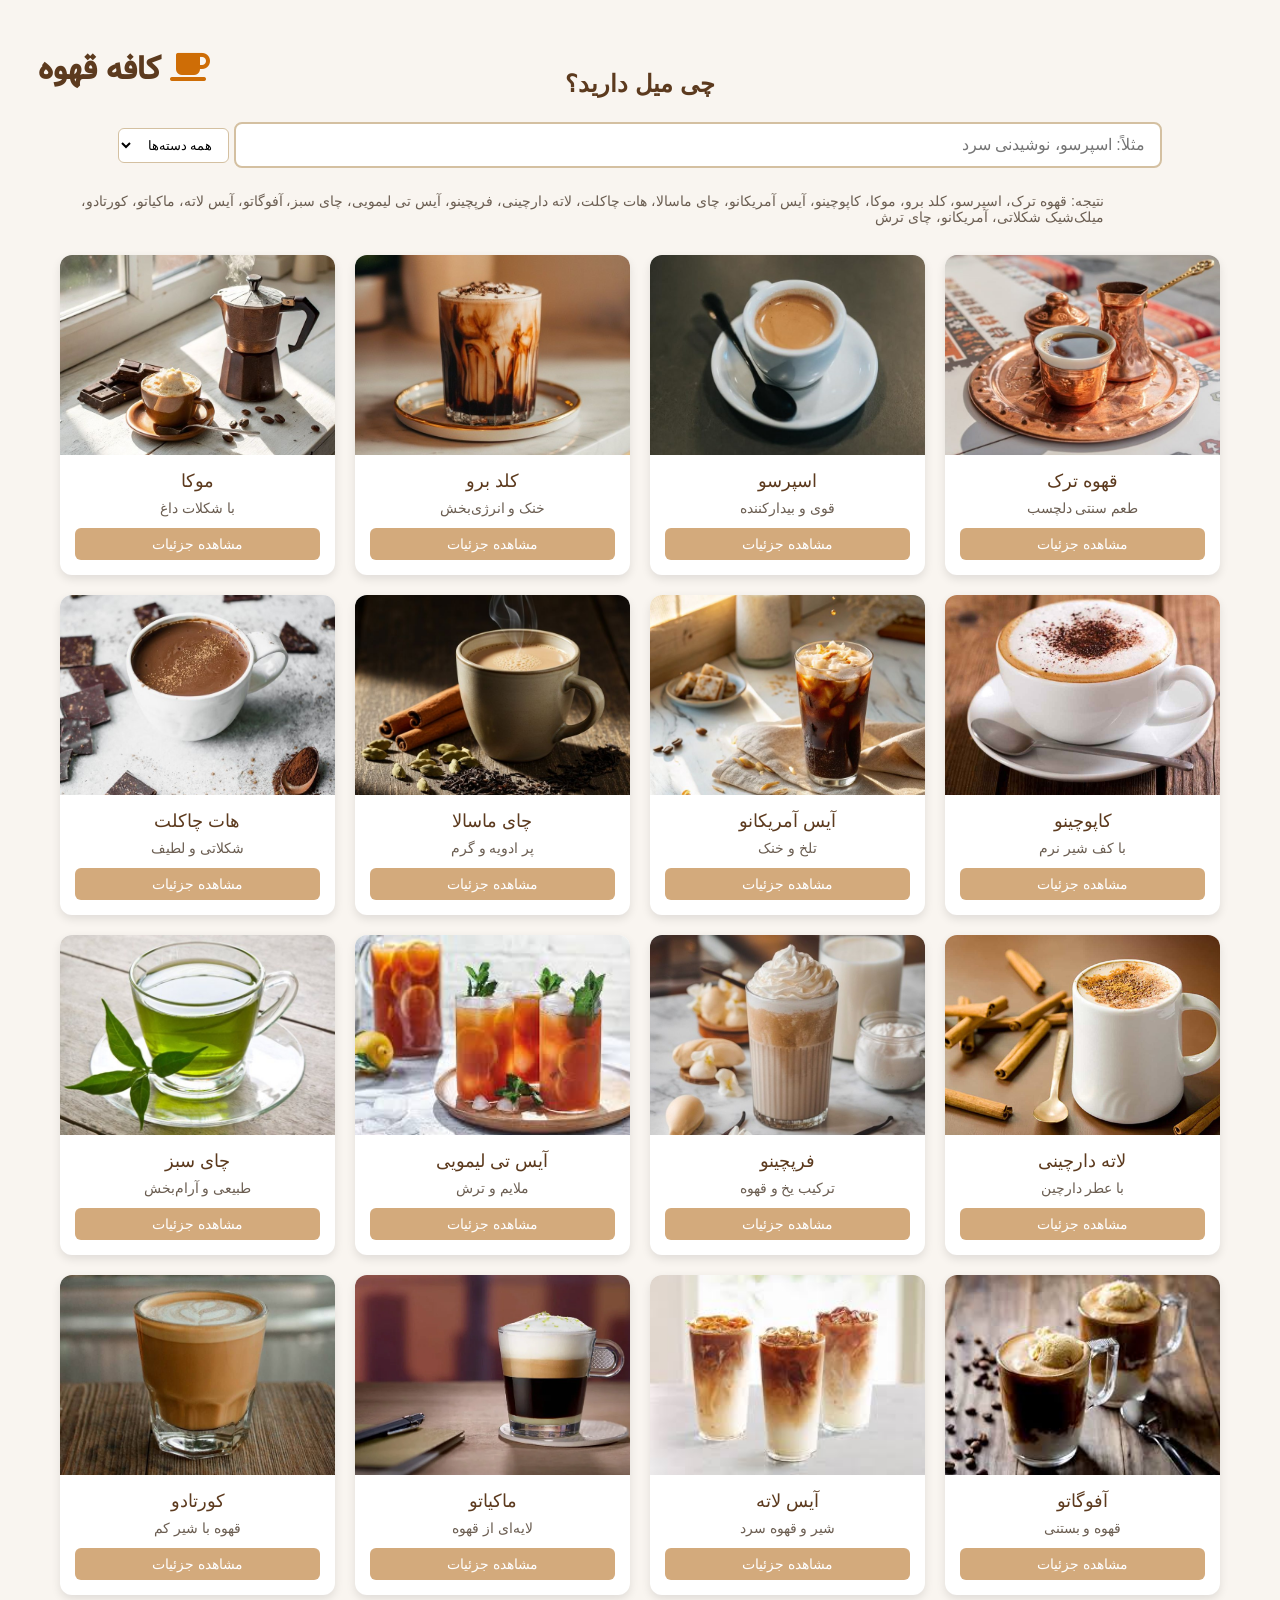
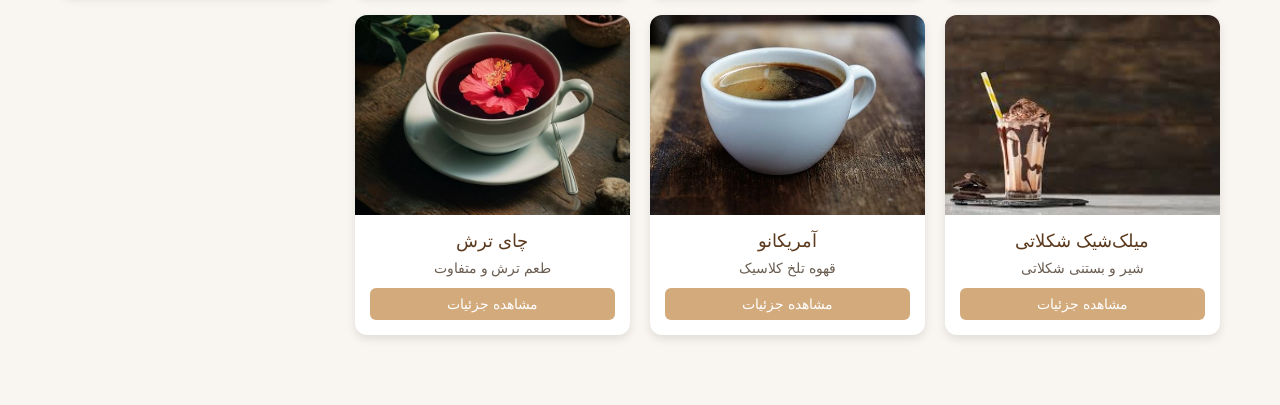
<file: searchN/search.html>
<!DOCTYPE html>
<html lang="fa">
<head>
  <meta charset="UTF-8">
  <title>کافه جستجو</title>
<!-- // -->
 <meta charset="UTF-8" />
        <meta name="viewport" content="width=device-width, initial-scale=1.0" />
        <title>کافه قهوه</title>
        <link rel="stylesheet" href="/css/style.css" />
        <!-- فونت -->
        <link rel="stylesheet" href="/css/all.css" />
         <!-- آیگون در مرورگر -->
<link rel="icon" href="/img/—Pngtree—3d isolated render of a_20787224.png" type="image/x-icon" />
 <!-- // -->

  <style>
    body {
      font-family: 'Vazirmatn', sans-serif;
      background-color: #f9f5f0;
      margin: 0;
      padding: 0;
      direction: rtl;
    }

    .container {
      max-width: 1200px;
      margin: 50px auto;
      padding: 20px;
      text-align: center;
    }

    h2 {
      color: #5c3a1e;
      margin-bottom: 20px;
    }

    .search-wrapper {
      position: relative;
    }

    input[type="text"] {
      width: 80%;
      padding: 12px 15px;
      font-size: 16px;
      border: 2px solid #d4c0a1;
      border-radius: 8px;
      margin-bottom: 20px;
      background-color: #fff;
    }

    .search-results {
      text-align: right;
      margin-top: 5px;
      margin-right: 10%;
      font-size: 14px;
      color: #6b5e52;
    }

    .no-results {
      color: #a94442;
      font-size: 16px;
      margin-top: 20px;
    }

    .drink-grid {
      display: grid;
      grid-template-columns: repeat(auto-fit, minmax(250px, 1fr));
      gap: 20px;
      margin-top: 30px;
    }

    .drink-card {
      background-color: #fff;
      border-radius: 12px;
      box-shadow: 0 4px 10px rgba(0,0,0,0.1);
      overflow: hidden;
      transition: transform 0.2s ease, box-shadow 0.3s ease;
      visibility: visible;
      opacity: 1;
      height: auto;
      transform: scale(1);
      display: flex;
      flex-direction: column;
    }

    .drink-card.hidden {
      visibility: hidden;
      opacity: 0;
      height: 0;
      margin: 0;
      padding: 0;
      overflow: hidden;
    }

    .drink-card:hover {
      transform: translateY(-5px);
    }

    .highlight {
      transform: scale(1.05);
      box-shadow: 0 0 15px rgba(139, 94, 60, 0.4);
    }

    .image-wrapper {
      width: 100%;
      height: 200px;
      overflow: hidden;
      flex-shrink: 0;
    }

    .image-wrapper img {
      width: 100%;
      height: 100%;
      object-fit: cover;
      object-position: center;
      display: block;
    }

    .drink-content {
      padding: 15px;
      flex-grow: 1;
      display: flex;
      flex-direction: column;
      justify-content: space-between;
    }

    .drink-title {
      font-size: 18px;
      color: #5c3a1e;
      margin-bottom: 8px;
    }

    .drink-desc {
      font-size: 14px;
      color: #6b5e52;
      margin-bottom: 12px;
    }

    .detail-btn {
      background-color: #d3aa7c;
      color: #fff;
      border: none;
      padding: 8px 18px;
      border-radius: 6px;
      font-size: 14px;
      cursor: pointer;
      transition: background-color 0.3s ease;
    }

    .detail-btn:hover {
      background-color: #b4875f;
    }
  </style>
</head>
<body>

     <!--  برای تصویر هدر header -->
        <!-- <header class="header" id="header"> -->
            <div class="navbar">
                <h1>
                    <a class="logo" href="/index.html" style="color: #5c3a1e;">
                        <span class="fa fa-coffee"></span> کافه قهوه
                    </a>
                </h1>
            </div>
  <div class="container" id="mainContainer">
    <h2>چی میل دارید؟</h2>
    <div class="search-wrapper">
      <input type="text" id="searchBox" placeholder="مثلاً: اسپرسو، نوشیدنی سرد">
      <!-- فیلتر -->
       <select id="categoryFilter" style="margin-top: 10px; padding: 8px 12px; border-radius: 6px; border: 1px solid #d4c0a1; background-color: #fff;">
  <option value="">همه دسته‌ها</option>
  <option value="گرم">گرم</option>
  <option value="سرد">سرد</option>
  <option value="چایی">چایی</option>
</select>

       <!-- // -->
      <div class="search-results" id="searchResults"></div>
    </div>

    <div id="noResults" class="no-results" style="display: none;">موردی یافت نشد ☹️</div>

    <div class="drink-grid" id="drinkGrid"></div>
  </div>
<!-- <img src="/img/k1.jpg"> -->
  <script>

   const drinks = [
  { title: "قهوه ترک", desc: "طعم سنتی دلچسب", img: "/img/k17.jpg", link: "menu/detail.html?drink=turkish", category: "گرم" },
  { title: "اسپرسو", desc: "قوی و بیدارکننده", img: "/img/e6.jpg", link: "menu/detail.html?drink=espresso", category: "گرم" },
  { title: "کلد برو", desc: "خنک و انرژی‌بخش", img: "/img/cb3.jpg", link: "menu/detail.html?drink=cold", category: "سرد" },
  { title: "موکا", desc: "با شکلات داغ", img: "/img/m7.jpg", link: "menu/detail.html?drink=mocha", category: "گرم" },
  { title: "کاپوچینو", desc: "با کف شیر نرم", img: "/img/c5.jpg", link: "menu/detail.html?drink=cappuccino", category: "گرم" },
  { title: "آیس آمریکانو", desc: "تلخ و خنک", img: "/img/ia8.jpg", link: "menu/detail.html?drink=iceamericano", category: "سرد" },
  { title: "چای ماسالا", desc: "پر ادویه و گرم", img: "/img/chm.jpg", link: "menu/detail.html?drink=masala", category: "چایی" },
  { title: "هات چاکلت", desc: "شکلاتی و لطیف", img: "/img/hch3.jpg", link: "menu/detail.html?drink=hotchocolate", category: "گرم" },
  { title: "لاته دارچینی", desc: "با عطر دارچین", img: "/img/ld1.jpg", link: "menu/detail.html?drink=latte", category: "گرم" },
  { title: "فرپچینو", desc: "ترکیب یخ و قهوه", img: "/img/f7.jpg", link: "menu/detail.html?drink=frappuccino", category: "سرد" },
  { title: "آیس تی لیمویی", desc: "ملایم و ترش", img: "/img/il.jpg", link: "menu/detail.html?drink=icetea", category: "سرد" },
  { title: "چای سبز", desc: "طبیعی و آرام‌بخش", img: "/img/gt.jpg", link: "menu/detail.html?drink=greentea", category: "چایی" },
  { title: "آفوگاتو", desc: "قهوه و بستنی", img: "/img/af3.jpg", link: "menu/detail.html?drink=affogato", category: "سرد" },
  { title: "آیس لاته", desc: "شیر و قهوه سرد", img: "/img/ilt.jpg", link: "menu/detail.html?drink=icelatte", category: "سرد" },
  { title: "ماکیاتو", desc: "لایه‌ای از قهوه", img: "/img/mk.webp", link: "menu/detail.html?drink=macchiato", category: "گرم" },
  { title: "کورتادو", desc: "قهوه با شیر کم", img: "/img/ko8.jpg", link: "menu/detail.html?drink=cortado", category: "گرم" },

  // نوشیدنی‌های جدید
  { title: "میلک‌شیک شکلاتی", desc: "شیر و بستنی شکلاتی", img: "/img/mish.jpg", link: "menu/detail.html?drink=milkshake", category: "سرد" },
  { title: "آمریکانو", desc: "قهوه تلخ کلاسیک", img: "/img/am3.jpg", link: "menu/detail.html?drink=americano", category: "گرم" },
  { title: "چای ترش", desc: "طعم ترش و متفاوت", img: "/img/cht4.jpg", link: "menu/detail.html?drink=hibiscus", category: "چایی" }


];

    const grid = document.getElementById("drinkGrid");
    const searchBox = document.getElementById("searchBox");
    const searchResults = document.getElementById("searchResults");
    const noResults = document.getElementById("noResults");

function renderDrinks(filter = "") {
  grid.innerHTML = "";
  let found = false;
  let matchedNames = [];
  const selectedCategory = document.getElementById("categoryFilter").value;

  drinks.forEach(drink => {
    const matchText = filter === "" || drink.title.startsWith(filter);
    const matchCategory = selectedCategory === "" || drink.category === selectedCategory;

    if (matchText && matchCategory) {
      found = true;
      matchedNames.push(drink.title);
      const card = document.createElement("div");
      card.className = "drink-card";
      card.innerHTML = `
        <div class="image-wrapper">
          <img src="${drink.img}" alt="${drink.title}">
        </div>
        <div class="drink-content">
          <div class="drink-title">${drink.title}</div>
          <div class="drink-desc">${drink.desc}</div>
          <button class="detail-btn" onclick="location.href='${drink.link}'">مشاهده جزئیات</button>
        </div>
      `;
      grid.appendChild(card);
    }
  });

  if (!found && filter !== "") {
    noResults.style.display = "block";
    searchResults.textContent = "";
  } else {
    noResults.style.display = "none";
    searchResults.textContent = matchedNames.length > 0 ? `نتیجه: ${matchedNames.join("، ")}` : "";
  }
}


    searchBox.addEventListener("input", () => renderDrinks(searchBox.value.trim()));
    renderDrinks();

    document.getElementById("categoryFilter").addEventListener("change", () => renderDrinks(searchBox.value.trim()));

  </script>

</body>
</html>
</file>
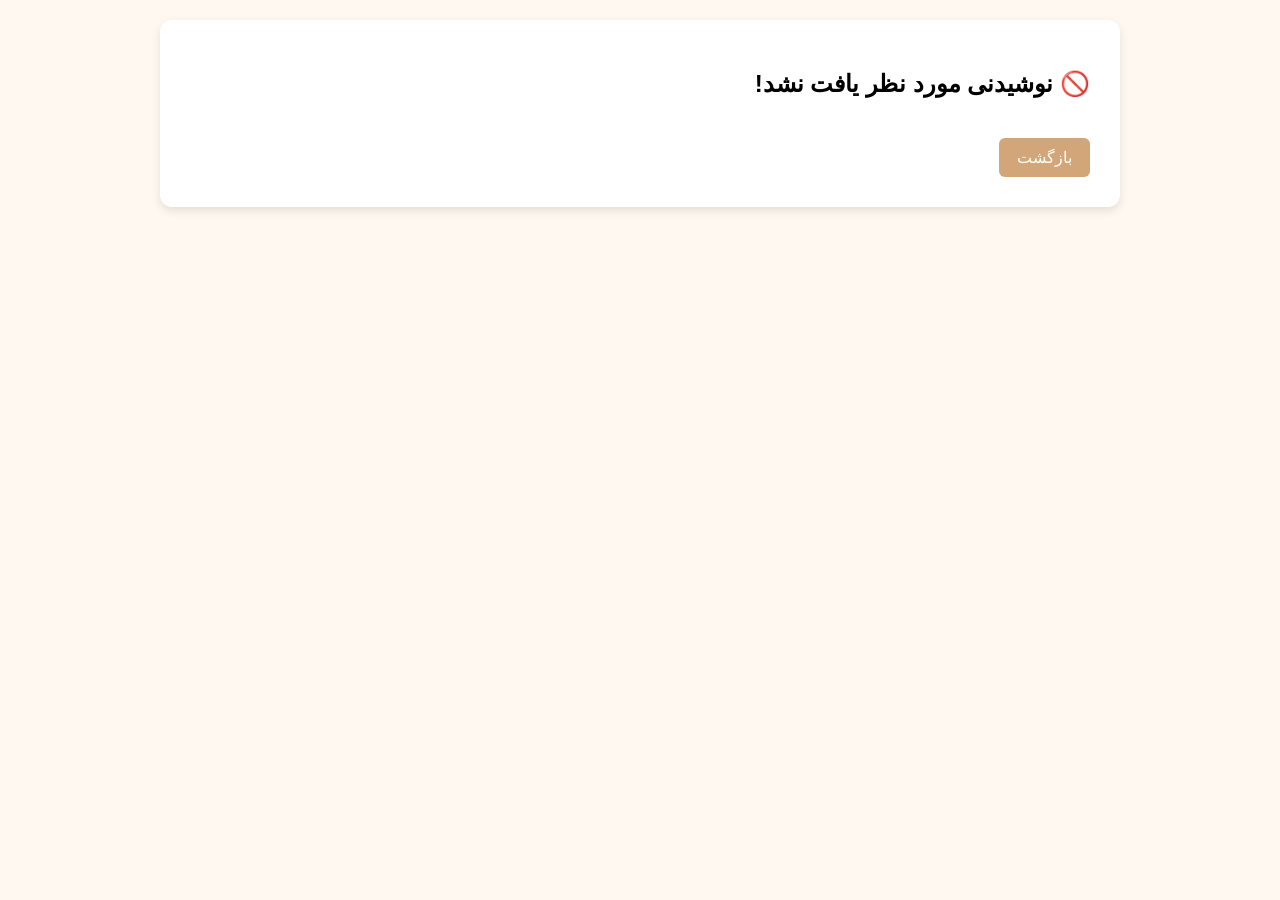
<file: searchN/menu/detail.html>
<!DOCTYPE html>
<html lang="fa">
 <!-- آیگون در مرورگر -->
<link rel="icon" href="/img/—Pngtree—3d isolated render of a_20787224.png" type="image/x-icon" />

<head>
  <meta charset="UTF-8">
  <title>مکتب قهوه </title>
  <style>
    body {
      direction: rtl;
      font-family: 'Vazirmatn', sans-serif;
      background-color: #fff8f1;
      margin: 0;
      padding: 20px;
    }

    .container {
      max-width: 900px;
      margin: 0 auto;
      background-color: #fff;
      padding: 30px;
      border-radius: 12px;
      box-shadow: 0 4px 10px rgba(0, 0, 0, 0.1);
    }

    h1 {
      color: #5c3a1e;
      margin-bottom: 20px;
    }

    .section {
      margin-bottom: 25px;
    }

    .section h2 {
      color: #7d4f2d;
      font-size: 20px;
      margin-bottom: 10px;
    }

    .section p {
      color: #444;
      line-height: 1.8;
    }

    .back-link {
      margin-top: 20px;
      display: inline-block;
      text-decoration: none;
      background: #d2a679;
      color: white;
      padding: 10px 18px;
      border-radius: 6px;
    }

    .back-link:hover {
      background-color: #b37a4e;
    }

    /* تصویر در وسط اسپرسو */
    .centered-image {
      display: flex;
      justify-content: center;
      margin-top: 20px;
      margin-bottom: 20px;
    }

    .centered-image img {
      max-width: 50%;
      height: auto;
      border-radius: 8px;
    }
  </style>
</head>

<body>
  <!-- ویدیو -->
  <!-- <div class="video-wrapper">
  <iframe src="https://www.aparat.com/video/video/embed/videohash/j51sp/vt/frame"
          allowfullscreen
          width="100%"
          height="315"
          frameborder="0">
  </iframe>
</div> -->

  <!--  -->
  <div class="container" id="drinkDetails">
    <!-- محتوا به‌صورت داینامیک بارگذاری می‌شود -->
  </div>
  <!-- <img src="/img/hero.png"> -->
  <!-- thiEs -->

  <script>
    const drinks = {
      turkish: {
        name: "قهوه ترک",
        image: "/img/hero.png",
        history: "قهوه ترک یکی از قدیمی‌ترین شیوه‌های تهیه قهوه در خاورمیانه و اروپا است که از قرن ۱۵ میلادی در عثمانی رواج یافته است.<br>قهوه ترک برخلاف نامش در واقع از یمن سرچشمه می گیرد. در قرن شانزدهم، در امپراتوری عثمانی، سلطان سلیمان اول با قهوه آشنا شد. این نوشیدنی لذت بخش به سرعت در میان ثروتمندان و نجیب ها محبوبیت پیدا کرد. افسانه ها حاکی از آن است که به اعضای حرمسرای سلطان نیز نحوه دم کردن آن آموزش داده شد. در اواسط دهه 1550، قهوه ترک دیگر محدود به طبقات بالا نبود. در خانواده ها رایج شد و منجر به تأسیس قهوه خانه هایی مانند قهوه خانه های امروزی گردید.",
        preparation: "قدم اول در طرز تهیه قهوه ترک این است که به ازای هر نفر یک قاشق مرباخوری پودر قهوه ترک و کمی بیشتر از یک فنجان (به این دلیل که بخشی از آب بخار می‌شود) آب سرد، درون قهوه جوش بریزید.<br>در انتها باید هر فنجان قهوه ‌تان چیزی حدود ۸۰ تا ۱۲۰ میلی لیتر (یا همان گرم) باشد. آب سرد منظور این نیست که از یخچال بردارید، آب خنک لوله کشی کافیست. می‌توانید با ترازوی آشپزخانه وزن نوشیدنی را کنترل نمایید.<br>اگر قهوه‌تان را شیرین میل می‌کنید می‌توانید شکر را نیز در همین مرحله به قهوه اضافه کنید. پس از افزودن قهوه و شکر و ترکیب آن با آب، حسابی آنها را مخلوط کنید تا قهوه به صورت گلوله داخل قهوه جوش نماند. این کار به تشکیل فوم روی قهوه شما نیز کمک می‌کند. قهوه جوش را روی شعله ملایم گاز قرار دهید.<br>زمانی که قهوه جوش را روی شعله گذاشتید دیگر نه آن را تکان دهید و نه هم بزنید. پس از دقایقی (۳-۴ دقیقه) قهوه شروع به بالا آمدن می‌کند. زمانی‌که حرکت قهوه به سمت بالا را دیدید اجازه دهید مقداری به سمت بالا حرکت کند. مثلا تا دهانه ایبریک (تصویر بالا) و سپس آن را از روی شعله بردارید. می‌توانید قهوه را در فنجان بریزید و میل کنید اما حتما به این فوت و فن کوزه گری توجه کنید:<br><b>فوت و فن تهیه قهوه ترک</b><br>آموزش قهوه ترک با مطالعه این فوت و فن ها کامل می‌شود و پس از آن می‌توانید، تهیه این قهوه را خودتان امتحان کنید. پس از برداشتن قهوه جوش از روی حرارت، قهوه را فورا در فنجان نریزید، بگذارید قهوه جوش کمی ساکن بماند، تا پودر قهوه ته نشین شود. این کار کمک می‌کند که در نوشیدنی نهایی‌تان، لرد (تفاله) قهوه کمتری روی زبان و داخل دهان نقش ببندد.<br>برای داشتن خامه قهوه یا کرمای روی نوشیدنی، پس از گذاشتن قهوه جوش بر روی حرارت، دیگر آن را بهم نزنید. یکی از نشانه های یک فنجان قهوه ترک خوب، فوم روی آن می‌باشد. فراموش نکنید وقتی فوم به وجود می‌آید که از آب سرد استفاده کرده باشید.<br>آب سرد می‌تواند آب لوله کشی یا آب معدنی و یا آب دستگاه تصفیه باشد. البته همانطور که اشاره کردیم منظور از آب سرد این است که قبل از ریختن آب روی پودر قهوه، نباید آب داغ یا آب گرم لوله کشی باشد. راستی اگر می‌خواهید همیشه نوشیدنی قهوه تان یک طعم داشته باشد باید بتوانید آبی که استفاده می‌کنید یکنواخت با سری قبلی باشد، مثلا می‌توانید همیشه از یک برند آب معدنی استفاده کنید.<br>اگر فوم قهوه را دوست ندارید کمی بیشتر آن را روی گاز نگه دارید در این صورت قهوه‌ای با طعم یک دست و بدون فوم خواهید داشت. البته این نکته را خدمتتان بگویم که مرز بین قهوه ترک جوشیده و سوخته با قهوه ترک خوب و فوم دار کمتر از ده ثانیه است.",
        difference: "<img src='/img/t1.jpg' alt='تفاوت قهوه ترک' style='max-width:100%; height:auto;'><br>قهوه ترک با قهوه فرانسه و اسپرسو فرق دارد چون فیلتر نمی‌شود و دانه‌های ریز آن در ته فنجان ته‌نشین می‌شوند. <br>بررسی تفاوت قهوه ترک با اسپرسو و فرانسه از نظر طعمی می رسد.این قهوه ها با ابزار های مختلفی تهیه می شوند پس هر کدام مزه متفاوتی دارند.<br>کمترین تلخی برای قهوه فرانسه با طعم ملایم، سپس قهوه ترک و بعد این دو قهوه اسپرسو <br>قهوه فرانسه نسبتا رقیق مانند چای و سپس قهوه ترک و بعد هم قهوه اسپرسو می باشد <br>قهوه فرانسه یک فنجان نسبتا بزرگ سرو می شود. ۲۸۰ تا حتی ۴۰۰ گرم اندازه یک ماگ بزرگ، ولی قهوه اسپرسو ۲۵ میلی لیتر (۲۵گرم) تقریبا اندازه یک شات کوچک است! و قهوه ترک هم کمتر از ۲۰۰ گرم که تقریبا اندازه یک فنجان معمولی است. ",
        benefits: " افزایش انرژی و هوشیاری <br>بهبود عملکرد مغز  <br>افزایش سوخت‌وساز بدن  <br> خواص آنتی‌اکسیدانی  <br> کمک به هضم غذا  <br> افزایش روحیه و مبارزه با افسردگی   <br> پیشگیری از برخی بیماری‌ها (مطالعات مختلف ارتباط مصرف قهوه را با کاهش احتمال ابتلا به بیماری‌هایی مثل دیابت نوع ۲، برخی انواع سرطان‌ها و سکته مغزی نشان داده‌اند.) ", //&nbsp&nbsp
        facts: "در فرهنگ ترکی، نوشیدن قهوه ترک نشانه مهمان‌نوازی است و حتی در مراسم خواستگاری نقش دارد.",
        video: "https://www.aparat.com/video/video/embed/videohash/j51sp/vt/frame",
      },

      espresso: {
        name: "اسپرسو",
        image: "/img/hero.png",
        video: "https://www.aparat.com/video/video/embed/videohash/k06bjt2/vt/frame",
        history: "اسپرسو در ایتالیا در اوایل قرن بیستم اختراع شد، زمانی که ماشین‌های قهوه با فشار بالا توسعه یافتند.",
        preparation: " دستگاه را روشن کنید.<br>  یک پیمانه پودر قهوه را در پرتافیلتر بریزید( برای دو فنجان اسپرسو یک ونیم پیمانه بریزید).<br>با انگشت سطح قهوه صاف کنید. <br>با ته تمپر به آرامی پودر قهوه را فشار دهید. این کار باعث می شود سطح قهوه یکسان و صاف شود. دقت کنید دستتان به چپ و راست کج نشود. محکم فشار بدهید.<br>حالا پرتافلیتر را در جای خود نصب کنید <br>اگر مخزن آب خالی است، آن را پر کنید (اگر از تصفیه استفاده می کنید، آب تصفیه شده بریزید <br> فنجان را زیر شیر قرار دهید. <br>دکمه قهوه را فشار دهید <br>&nbsp&nbsp&nbsp&nbsp&nbsp&nbsp&nbsp&nbsp&nbsp&nbsp&nbsp&nbsp&nbsp&nbsp&nbsp&nbsp&nbsp&nbsp&nbsp&nbsp&nbsp&nbsp&nbsp&nbsp&nbsp&nbsp&nbsp&nbsp&nbsp&nbsp&nbsp&nbsp&nbsp&nbsp&nbsp&nbsp&nbsp&nbsp&nbsp&nbsp<img src='/img/thiES.jpg' alt='درست کردن اسپرسو'   style='max-width:50%; height:auto;'>",
        difference: "اسپرسو بسیار غلیظ‌تر و سریع‌تر از روش‌های دیگر تهیه می‌شود و پایه‌ی انواع نوشیدنی‌ها مثل لاته و کاپوچینو است. &nbsp&nbsp&nbsp&nbsp&nbsp&nbsp&nbsp&nbsp&nbsp&nbsp&nbsp&nbsp&nbsp&nbsp&nbsp&nbsp&nbsp&nbsp&nbsp&nbsp&nbsp&nbsp&nbsp&nbsp&nbsp&nbsp&nbsp&nbsp&nbsp&nbsp&nbsp&nbsp&nbsp&nbsp&nbsp&nbsp&nbsp&nbsp&nbsp&nbsp<img src='/img/t6.jpg' alt='تفاوت اسپرسو'   style='max-width:50%; height:auto;'>",
        benefits: "افزایش انرژی، تقویت حافظه کوتاه‌مدت، و کمک به سوخت‌وساز بدن.",
        facts: "اسپرسو یک روش تهیه است، نه نوع دانه قهوه. نام آن به معنای «سریع» در زبان ایتالیایی است."

      },

      cold: {
        name: " کلد برو Cold Brew",
        image: "/img/hero.png",
        video: "https://www.aparat.com/video/video/embed/videohash/p95dks6/vt/frame",
        history: "نوشیدنی‌های سرد قهوه مانند «کولد برو» در قرن ۲۰ برای فصل‌های گرم رواج یافتند.",
        preparation: "برای تهیه قهوه کلد برو در خانه با زیرنویس، مراحل زیر را دنبال کنید:<br>1. آسیاب کردن قهوه:دانه‌های قهوه را به صورت درشت و مشابه بلغور ذرت آسیاب کنید. اگر آسیاب قهوه ندارید، از پالس های 1 ثانیه ای برای خرد کردن قهوه استفاده کنید.<br>2. ترکیب قهوه و آب:قهوه آسیاب شده را در یک ظرف شیشه‌ای یا ظرف مناسب دیگری بریزید. آب تصفیه‌شده را به آن اضافه کنید و به آرامی با یک قاشق بلند هم بزنید.<br>3. استراحت:درب ظرف را ببندید و اجازه دهید قهوه به مدت 12 تا 24 ساعت در یخچال یا دمای اتاق استراحت کند. <br>4. صاف کردن:از یک صافی (مانند صافی فرنچ پرس) یا پارچه تمیز برای صاف کردن قهوه استفاده کنید. این کار باعث جدا شدن تفاله قهوه از مایع می‌شود.<br>5. نگهداری:قهوه صاف شده را در یک بطری یا شیشه دربسته در یخچال نگهداری کنید.<br>6. نوشیدن:قهوه کلد برو را با یخ، شیر یا هر افزودنی دلخواه دیگر میل کنید. <br><b>نکات مهم:</b><br>نسبت قهوه به آب در کلد برو معمولاً یک به ده است، اما می‌توانید با توجه به ذائقه خود این نسبت را تغییر دهید. <br>زمان استراحت قهوه در یخچال یا دمای اتاق می‌تواند بین 12 تا 24 ساعت باشد. <br>برای صاف کردن قهوه می‌توانید از پارچه یا فیلتر قهوه نیز استفاده کنید.<br>قهوه کلد برو در یخچال تا یک هفته قابل نگهداری است.<br>می‌توانید قهوه کلد برو را با یخ، شیر، خامه یا هر افزودنی دیگری که دوست دارید، سرو کنید.  ",
        difference: "نوشیدنی سرد کافئین ملایم‌تری دارد و در مقایسه با اسپرسو یا قهوه داغ، اسیدیته‌ی پایین‌تری دارد.<br> در تهیه قهوه داغ، فرایند عصارهگیری سریع انجام میشود و طعمی قویتر با اسیدیته بالا به دست میآید. در مقابل، فرایند عصارهگیری در روش کلد برو به آرامی انجام میشود و نتیجه آن قهوهای ملایم با اسیدیته پایین است.<br>تفاوت بعدی قهوه معمولی و قهوه کلد برو، در زمان نگهداری آنهاست. شما میتوانید قهوه کلد برو را ۷ تا ۱۰ روز در یخچال نگهداری کنید، اما قهوه دمشده پس از چند ساعت ( یا شاید چند دقیقه) طعم خوبش را از دست میدهد.<br>لازم به ذکر است که قهوه کلد برو معمولا بهخاطر ماهیت خنک آن، با آیس کافی مقایسه میشود. آیس کافی در واقع همان قهوه داغی است که با یخ ترکیب شده و خنک شده است. بنابراین، تفاوت قهوه کلد برو و آیس کافی نیز در طعم آنهاست &nbsp&nbsp&nbsp&nbsp&nbsp&nbsp&nbsp&nbsp&nbsp&nbsp&nbsp&nbsp&nbsp&nbsp&nbsp&nbsp&nbsp&nbsp&nbsp&nbsp&nbsp&nbsp&nbsp&nbsp&nbsp&nbsp&nbsp&nbsp&nbsp&nbsp&nbsp&nbsp&nbsp&nbsp&nbsp&nbsp&nbsp&nbsp&nbsp&nbsp&nbsp&nbsp&nbsp&nbsp<img src='/img/t3.jpg' alt='تفاوت کلد برو'   style='max-width:50%; height:auto;'>",
        benefits: "شاداب‌کننده، کاهش‌دهنده‌ی استرس حرارتی بدن و مناسب برای تابستان.",
        facts: "در بسیاری از کافه‌های دنیا، نوشیدنی‌های سرد نسبت به نوشیدنی‌های گرم فروش بیشتری در تابستان دارند."
      },

      // //
      mocha: {
        name: "موکا",
        image: "/img/hero.png",
        video: "https://www.aparat.com/video/video/embed/videohash/e81qu2n/vt/frame",
        history: "موکا ترکیبی از قهوه و شکلات است که در ایتالیا محبوبیت یافت.<br>هرچند ریشه نام آن به بندر «موخا» در یمن برمی‌گردد، اما موکا به‌عنوان یک نوشیدنی مدرن در ایتالیا محبوبیت یافت؛ جایی که هنر قهوه‌سازی به اوج خود رسید. ایتالیایی‌ها با افزودن شکلات داغ یا پودر کاکائو به اسپرسو و شیر بخار داده‌شده، نوشیدنی‌ای خلق کردند که هم انرژی‌بخش است و هم لذت‌بخش.<br>امروز موکا نمادی‌ست از تلفیق سنت و خلاقیت؛ نوشیدنی‌ای که هم دوست‌داران قهوه را راضی می‌کند و هم عاشقان شکلات را.",
        preparation: "طرز تهیه موکا با موکاپات به این‌صورت است که ابتدا قهوه با استفاده از موکاپات دم‌آوری می‌شود. سپس شیر گرم را با شکلات ترکیب کرده و با قهوه مخلوط می‌کنید. طعم حاصل، به قهوه اسپرسو بسیار نزدیک است اما بدون نیاز به تجهیزات گران‌قیمت.",
        difference: "طعم شکلاتی آن تفاوت اصلی با لاته یا کاپوچینو است.<br>&nbsp&nbsp&nbsp&nbsp&nbsp&nbsp&nbsp&nbsp&nbsp&nbsp&nbsp&nbsp&nbsp&nbsp&nbsp&nbsp&nbsp&nbsp&nbsp&nbsp&nbsp&nbsp&nbsp&nbsp&nbsp&nbsp&nbsp&nbsp&nbsp&nbsp&nbsp&nbsp&nbsp&nbsp&nbsp&nbsp&nbsp&nbsp&nbsp&nbsp&nbsp&nbsp&nbsp&nbsp<img src='/img/t10.jpg' alt='تفاوت موکا'   style='max-width:50%; height:auto;'>",
        benefits: "افزایش انرژی و بهبود خلق‌و‌خو.",
        facts: " آیا می‌دانستید که نام 'موکا' از شهری بندری در یمن به نام المخا (Mocha) گرفته شده است؟ این بندر در قرن ۱۵ تا ۱۸ یکی از مهم‌ترین مراکز تجارت قهوه در جهان بود. جالب‌تر اینکه دانه‌های قهوه‌ای که از این بندر صادر می‌شدند، طعمی شکلاتی طبیعی داشتند و همین شباهت طعمی الهام‌بخش ترکیب محبوب امروزی موکا (قهوه + شکلات) شد! ",
      },

      cappuccino: {
        name: "کاپوچینو",
        image: "/img/hero.png",
        video: "https://www.aparat.com/video/video/embed/videohash/e3217q0/vt/frame",
        history: "کاپوچینو در قرن بیستم در ایتالیا ابداع شد.<br><b>تولد کاپوچینو در ایتالیا، محبوبیت جهانی</b><br>هرچند الهام اولیه‌اش تاریخی است، اما شکل مدرن کاپوچینو همان‌طور که امروز می‌شناسیم، در ایتالیا تکامل پیدا کرد و خیلی زود به یکی از پرطرفدارترین نوشیدنی‌های قهوه در سراسر جهان تبدیل شد.<br><b>نوشیدنی صبحگاهی ایتالیایی‌ها</b><br>در ایتالیا، مردم معمولا کاپوچینو را فقط در وعده صبحانه می‌نوشند و نوشیدن آن بعد از ظهر یا همراه غذا کمی عجیب به نظر می‌رسد!",
        preparation: "اسپرسو به همراه مقدار مساوی شیر بخار داده‌شده و کف شیر سرو می‌شود.<br>نکته مهم این است که قهوه باید غلیظ باشد. اگر جز افرادی می باشید که روش تهیه قهوه غلیظ را نمی دانید باید گفت برای رسیدن به این حالت تنها کافیست به ازای هر لیوان کاپوچینویی که قصد تهیه کردن آن را دارید از 2 قاشق مربا خوری پودر قهوه استفاده کنید.<br>تا وقتی قهوه دم می‌کشد، شیر را گرم کنید. از هر نوع شیری که بخواهید می‌توانید استفاده کنید اما طبیعتاً شیر پرچرب خوشمزه‌تر است و در بین برندهای موجود در بازار، شیرهای پرچرب دامداران یکی از بهترین گزینه های می باشد.<br>در ادامه شیر را قبل از رسیدن به نقطه جوش از روی حرارت بردارید و با همزن بزنید. حدودا دو دقیقه بزنید تا کاملا کف کند.<br>اگر همزن برقی در دسترس‌تان نیست می‌توانید شیر را داخل یک ظرف در بسته بریزید و تکان بدهید. ظرف باید فضای خالی داشته باشد تا شیر کف کند، البته فراموش نکنید در این حالت زمان هم زدن و تکان دادن بیشتر می‌شود.<br>فنجان پهن و بزرگ انتخاب کنید و کمتر از نصف آن را با قهوه ای که از قبل دم کرده بودید، پر کنید.<br>بعد خیلی آرام شیر هم‌زده را داخل فنجان بریزید. در صورت لزوم می‌توانید از قاشق استفاده کنید و سرعت انتقال شیر به فنجان را کاهش دهید تا شیر با قهوه خیلی مخلوط نشود.<br>می‌توانید کف شیر روی فنجان را با دارچین، پودر شکلات یا پودر قهوه ، کاپوچینو خود را تزئین کنید.",
        difference: "نسبت کف شیر در آن بیشتر از لاته است.<br>&nbsp&nbsp&nbsp&nbsp&nbsp&nbsp&nbsp&nbsp&nbsp&nbsp&nbsp&nbsp&nbsp&nbsp&nbsp&nbsp&nbsp&nbsp&nbsp&nbsp&nbsp&nbsp&nbsp&nbsp&nbsp&nbsp&nbsp&nbsp&nbsp&nbsp&nbsp&nbsp&nbsp&nbsp&nbsp&nbsp&nbsp&nbsp&nbsp&nbsp&nbsp&nbsp&nbsp&nbsp<img src='/img/t12.jpg' alt='تفاوت کاپوچینو'   style='max-width:100%; height:auto;'>",
        benefits: "کاهش استرس و تقویت تمرکز.",
        facts: "<b>نامی برگرفته از یک لباس مذهبی!</b><br> نام'کاپوچینو' از راهبان فرقه‌ی کاپوچین گرفته شده است. این راهبان ردایی قهوه‌ای‌رنگ به تن می‌کردند، و رنگ این نوشیدنی (ترکیب اسپرسو با شیر بخار داده‌شده و کف شیر) یادآور همان لباس‌ها بود. ",
      },

      iceamericano: {
        name: "آیس آمریکانو",
        image: "/img/hero.png",
        video: "https://www.aparat.com/video/video/embed/videohash/k37j549/vt/frame",
        history: "ترکیبی از قهوه اسپرسو و یخ که در تابستان بسیار محبوب است.<br><b>در زمان جنگ جهانی دوم</b>، سربازان آمریکایی که در ایتالیا مستقر بودند، طعم قهوه اسپرسوی ایتالیایی را بیش از حد تلخ و غلیظ می‌دانستند. برای اینکه طعمش به قهوه‌ی آمریکایی رقیق‌شده‌ای که به آن عادت داشتند نزدیک شود، اسپرسو را با آب داغ مخلوط می‌کردند. این نوشیدنی بعدها به نام 'آمریکانو' شناخته شد.<br> با گذشت زمان و افزایش محبوبیت نوشیدنی‌های سرد، نسخه‌ی خنک‌تری از آن به‌وجود آمد: آیس آمریکان, همان ترکیب ساده‌ی اسپرسو و آب، اما این‌بار روی یخ.",
        preparation: "اسپرسو را با یخ و کمی آب ترکیب می‌کنند.<br>تهیه اسپرسو: از دستگاه اسپرسوساز، موکاپات یا فرنچ پرس برای تهیه ۱ یا ۲ شات اسپرسو استفاده کنید. <br>آماده کردن لیوان: لیوانی را با یخ پر کنید. <br>اضافه کردن اسپرسو: اسپرسو را به آرامی روی یخ‌ها بریزید.<br>اضافه کردن آب سرد: حدود ۱۰۰ تا ۱۵۰ میلی‌لیتر آب سرد را به لیوان اضافه کنید. <br>هم زدن: کمی نوشیدنی را هم بزنید تا مخلوط شود. <br>تنظیم غلظت: اگر مایلید نوشیدنی غلیظ‌تری داشته باشید، از آب کمتری استفاده کنید.<br><b>نکات:</b><br>می‌توانید از تکه‌های بزرگ یخ استفاده کنید تا دیرتر آب شوند و نوشیدنی را رقیق نکنند.<br>برای تنوع بیشتر می‌توانید از طعم‌دهنده‌هایی مانند وانیل، شکر یا شیره استفاده کنید.<br>اگر از آب سرد استفاده می‌کنید، دقت کنید که مقدار آن با توجه به یخ‌های داخل لیوان تنظیم شود تا طعم قهوه از بین نرود. ",
        difference: "برخلاف اسپرسوی گرم، طعم آن ملایم‌تر و خنک است.<br>تفاوت اصلی آن با سایر نوشیدنی‌های قهوه سرد مانند کلد برو (Cold Brew) در این است که آیس آمریکانو از اسپرسو تهیه می‌شود و در نتیجه طعم قوی‌تری دارد، در حالی که کلد برو طعم ملایم‌تر و شیرین‌تری دارد. همچنین، آیس آمریکانو به دلیل استفاده از اسپرسو، میزان کافئین بیشتری نسبت به کلد برو دارد.<br><b>آمریکانو (Americano):</b><br>آمریکانو نوشیدنی گرم است که از ترکیب اسپرسو و آب داغ تهیه می‌شود. آیس آمریکانو نسخه سرد این نوشیدنی است که با آب سرد یا یخ تهیه می‌شود.<br><b>لاته (Latte):</b><br>لاته یک نوشیدنی بر پایه اسپرسو است که با شیر داغ تهیه می‌شود. آیس آمریکانو شیر ندارد و طعم تلخ‌تری نسبت به لاته دارد. <br><b>کلد برو (Cold Brew):</b><br>کلد برو با خیساندن قهوه در آب سرد برای مدت طولانی تهیه می‌شود و طعم ملایم‌تر و شیرین‌تری نسبت به آیس آمریکانو دارد. <br><b>فلت وایت (Flat White):</b><br>فلت وایت نیز مانند لاته بر پایه اسپرسو است، اما شیر کمتری دارد و با فوم شیر غلیظ‌تری تهیه می‌شود. آیس آمریکانو فاقد شیر است. <br>به طور خلاصه، آیس آمریکانو یک نوشیدنی قهوه سرد است که طعم قوی و تلخ‌تری نسبت به کلد برو و لاته دارد و با ترکیب اسپرسو، آب سرد یا یخ تهیه می‌شود.", //<br><b></b><br>
        benefits: "افزایش تمرکز و رفع خستگی در هوای گرم.",
        facts: "یکی از نوشیدنی‌های محبوب در کافی‌شاپ‌های زنجیره‌ای دنیاست.<br>آیس آمریکانو به‌طور ویژه در کشورهای شرق آسیا مثل کره جنوبی، ژاپن و چین بسیار محبوبه — حتی در روزهای سرد! بسیاری از مردم این کشورها ترجیح می‌دن قهوه‌شون رو سرد و تلخ بنوشن."
      },
      masala: {
        name: "چای ماسالا",
        image: "/img/hero.png",
        video: "https://www.aparat.com/video/video/embed/videohash/c62s1um/vt/frame",
        history: "چای ماسالا (Masala Chai) نوشیدنی سنتی و محبوب هند است که قدمتی چند هزار ساله دارد. ریشه آن به طب آیورودا برمی‌گردد، جایی که ادویه‌ها نه فقط برای طعم، بلکه برای خواص درمانی استفاده می‌شدند. در ابتدا چای سیاه در ترکیب نبود؛ ترکیب اولیه فقط از ادویه‌ها، شیر و آب تشکیل می‌شد. با ورود استعمار بریتانیا و گسترش کشت چای در هند، چای سیاه هم وارد این ترکیب شد و آن را به شکل امروزی‌اش درآورد.<br>امروزه، چای ماسالا نماد فرهنگ، مهمان‌نوازی و گرمای خانه‌های هندی است و به‌خاطر طعم خاصش در سراسر جهان محبوب شده.",
        preparation: "<b>مواد لازم برای یک فنجان چای ماسالا:</b><br> ۱ فنجان آب <br> ۱ فنجان شیر (ترجیحاً پرچرب) <br>۲ قاشق چای‌خوری چای سیاه (مثل آسام) <br>۱ قاشق چای‌خوری شکر (یا به دلخواه)  <br> <b>ادویه‌ها (ترکیب پیشنهادی):</b> <br> ۲ عدد هل سبز <br>۱ تکه چوب دارچین  <br>۲ عدد میخک  <br>۲-۳ دانه فلفل سیاه  <br> ۱ تکه کوچک زنجبیل تازه (یا پودر آن) <br> ادویه‌ها را کمی بکوبید تا عطرشان آزاد شود. آن‌ها را همراه با آب در قابلمه بریزید و بجوشانید. سپس چای سیاه را اضافه کرده و ۲ تا ۳ دقیقه دیگر بجوشانید. شیر و شکر را بیفزایید و اجازه دهید چند دقیقه با حرارت ملایم بجوشد. در نهایت، چای را صاف کرده و داغ سرو کنید.  ",
        difference: "ادویه‌دارتر و شیرین‌تر از چای معمولی.<br><b>چای ماسالا vs چای سیاه ساده:</b><br>ماسالا ترکیبی از ادویه‌های گرم است، در حالی‌که چای سیاه معمولاً فقط با آب یا شیر دم می‌شود. طعم ماسالا پیچیده‌تر و معطرتر است.  <br><b>ماسالا vs چای لاته: </b><br>هرچند در کافی‌شاپ‌ها گاهی چای ماسالا را با عنوان 'چای لاته' می‌فروشند، اما تفاوت اصلی در این است که چای ماسالا اصیل و سنتی‌ست، در حالی‌که چای لاته معمولاً با پودر یا شربت آماده تهیه می‌شود.  <br><b>ماسالا vs قهوه:</b><br> قهوه محرک قوی‌تری دارد، اما چای ماسالا به‌دلیل ادویه‌هایش هم انرژی‌بخش است و هم آرامش‌بخش تعادلی دلپذیر میان گرما، طعم و طبیعت درمانی.  <br><b></b><br>  ",
        benefits: "گرم‌کننده بدن، تقویت گوارش و افزایش ایمنی بدن. <br><b>تقویت سیستم ایمنی:</b><br>هل، زنجبیل و میخک خواص ضدباکتریایی دارند. <br><b>کمک به هضم: </b><br> زنجبیل و فلفل سیاه فرآیند گوارش را تسهیل می‌کنند و نفخ را کاهش می‌دهند. <br><b>افزایش انرژی: </b><br>کافئین ملایم موجود در چای سیاه با کمک ادویه‌ها، بدون ایجاد اضطراب، انرژی‌بخش است. <br><b>کاهش التهاب: </b><br>دارچین و زنجبیل خاصیت ضدالتهابی دارند و برای مفاصل مفیدند. <br><b>تنظیم قند خون:</b><br>برخی مطالعات نشان داده‌اند که دارچین ممکن است به کنترل قند خون کمک کند.", // <br><b></b><br>
        facts: "در هند، چای ماسالا نه فقط نوشیدنی، بلکه بخشی از سبک زندگی است. مردم معمولاً آن را از دکه‌های کنار خیابان به‌نام چای‌والا می‌خرند.<br>ماسالا در زبان هندی به‌معنای 'ادویه مخلوط' است، و دقیقاً به همین دلیل، دستور تهیه آن از خانه‌ای به خانه دیگر متفاوت است!  <br>برخی خانواده‌ها دستور چای ماسالای مخصوص به خود دارند که نسل به نسل منتقل می‌شود.  <br>نوشیدن چای ماسالا در صبح‌های سرد یا عصرهای بارانی هند، به یک رسم تبدیل شده که حس آرامش و صمیمیت به همراه دارد.  "
      },
      hotchocolate: {
        name: "هات چاکلت",
        image: "/img/hero.png",
        video: "https://www.aparat.com/video/video/embed/videohash/nkf617i/vt/frame",
        history: "نوشیدنی سنتی شکلاتی با منشأ آمریکای مرکزی.<br>هات چاکلت یا شکلات داغ، یکی از قدیمی‌ترین نوشیدنی‌های گرم جهان است. ریشه‌های این نوشیدنی به تمدن‌های باستانی آمریکای مرکزی مثل آزتک‌ها و مایاها برمی‌گردد، جایی‌که دانه‌های کاکائو را در آب حل کرده و با ادویه‌هایی مانند فلفل تند ترکیب می‌کردند. البته این نسخه اولیه کاملاً تلخ و پرانرژی بود و بیشتر به‌عنوان یک نوشیدنی آیینی یا دارویی مصرف می‌شد.<br>در قرن شانزدهم، کاکائو توسط کاشفان اسپانیایی به اروپا برده شد. اروپایی‌ها با افزودن شکر و شیر، طعم آن را شیرین‌تر و دل‌چسب‌تر کردند و کم‌کم هات چاکلت به نوشیدنی اشرافی و لوکس تبدیل شد. امروزه، این نوشیدنی گرم با طعمی دلپذیر، در روزهای سرد سال جایگاه ویژه‌ای در قلب مردم دارد.",  //<ul><li> </li> </ul>
        preparation:"<b>1-طرز تهیه هات چاکلت با پودر کاکائو</b><br><small>مواد لازم برای دو نفر</small><br>پودر کاکائو: 3 قاشق غذاخوری<br>شکر: 3 قاشق غذاخوری<br>شیر(ترجیحا پرچرب): یک و نیم پیمانه<br>آب: نصف پیمانه<br><b>طرز تهیه و نکات تهیه هات چاکلت خانگی با پودر کاکائو</b><br> <ul><li>پودرکاکائو و شکر را ترکیب کنید. </li> <li>آب را داخل یک ظرف متوسط بریزید و صبر کنید تا شروع به جوشیدن کند. </li> <li> ترکیب پودر کاکائو و شکر را به آب در حال جوش اضافه کنید.</li> <li>بعد از اینکه پودر کاکائو و آب کاملا باهم ترکیب شدند شیر رو اضافه کنید و روی حرارت متوسط ​​به هم زدن ادامه دهید، دقت کنید شیر به جوش نیاید. </li> <li>بعد از اینکه هات چاکلت به دمای مورد نظر رسید، اون رو از روی شعله بردارید و داخل لیوان بریزید و نوش جان کنید. </li> </ul>هنگامی که می خواهید هات چاکلت خانگی را سرو کنید و داخل لیوان بریزید میتونید یک وانیل به اندازه نوک قاشق به آن اضافه کنید. بنا به سلیقه به هات چاکلت ادویه های مختلف از جمله دارچین، جوزهندی و همچنین پودر نارگیل اضافه کنید تا لیوان هات چاکلتتون خوش عطر تر بشه و طعم خاص تری پیداکنه.<br><br><b>2-طرز تهیه هات چاکلت با پودر کاکائو و شکلات چیپسی</b><br><br>شکلات داغ باعث متفاوت شدن طعم هات چاکلت و شکلاتی تر شدن اون میشه. این هات چاکلت با ترکیب پودر کاکائو و شکلات چیپسی تهیه می‌شود.<br><small>مواد لازم برای دو نفر:</small><br>پودر کاکائو: 1 قاشق غذاخوری<br>شکر: 1 قاشق غذاخوری<br>شیر (ترجیحا پرچرب): 2 پیمانه<br>شکلات چیپسی: دو قاشق غذا خوری<br><br><b>طرز تهیه و نکات تهیه هات چاکلت خانگی با شکلات چیپسی</b><br> <ul><li>شیر دلخواه را در ظرفی روی حرارت متوسط ​​رو به پایین قرار دهید. (استفاده از شیر به جای آب، این هات چاکلت را خامه ای و خوش طعم می کند.)</li>  <li>پودر کاکائو و شکر را داخل شیر بریزید و ترکیب کنید.</li>  <li>پس از ترکیب شدن پودرکاکائو و شکر و گرم شدن شیر، شکلات چیپسی را به ترکیب اضافه کنید و هم بزنید تا در شیر ذوب شود.</li>  <li>قبل از سرو کردن مقداری وانیل به هات چاکلت اضافه کنید و میل کنید</li> </ul>برای غلیظ تر شدن هات چاکلت خانگی خود میتونید یک قاشق غذاخوری شکلات چیپسی بیشتر اضافه کنید. اگر هات چاکلت براتون خیلی شیرین هست، از شکلات چیپسی تلخ تر استفاده و یا شکر را حذف کنید. همچنین به شکلات چیپسی اگر دسترسی ندارید، میتونید از شکلات تخته ای استفاده کنید، به این صورت که شکلات تخته ای رو به قطعات خیلی کوچک تقسیم و به جای شکلات چیپسی استفاده کنید.<br>اگر میخواهید هات چاکلت شما خوش عطرتر و خوش طعم تر شود با توجه ذائقه‌تون میتونید دارچین و جوز هندی اضافه کنید. در بعضی از کشور ها مرسوم هست که بعد از تهیه هات چاکلت یک شات قهوه‌ی اسپرسو به آن اضافه می‌کنند.<br><br><small>مواد افزودنی پیشنهادی ما</small><br>خامه زده شده  <br>مینی مارشمالو  <br>شکلات چیپسی  <br>سس کارامل  <br>سس شکلات  <br>دارچین  <br>قهوه فوری یا پودر اسپرسو  <br>نوتلا  <br>شیر خشک ",
        difference: "<b>هات چاکلت vs کاکائوی داغ:</b>    کاکائوی داغ معمولاً فقط از پودر کاکائو، شکر و شیر تهیه می‌شود. اما هات چاکلت اصل، با شکلات واقعی درست می‌شود و بافتی غلیظ‌تر و طعمی عمیق‌تر دارد.<br>  <b>هات چاکلت vs موکا:</b>    موکا ترکیبی از قهوه (اسپرسو)، شیر و شکلات است، بنابراین کافئین بیشتری دارد و بیشتر به دنیای قهوه تعلق دارد. ولی هات چاکلت بدون قهوه است و کاملاً به دنیای شکلات وفادار مانده.<br> <b>هات چاکلت vs لاته:</b>   لاته پایه‌ای از اسپرسو و شیر بخار داده‌شده دارد، اما هات چاکلت کاملاً بدون قهوه است و مناسب کسانی‌ست که دنبال نوشیدنی شیرین و بدون کافئین هستند.<br>  <b>هات چاکلت vs وایت چاکلت:</b>    هات چاکلت از شکلات تلخ یا پودر کاکائو تهیه می‌شود، طعمی عمیق و کمی تلخ دارد و حاوی کافئین و آنتی‌اکسیدان است.<br>وایت چاکلت بدون کاکائو جامد تهیه می‌شود؛ فقط از کره کاکائو، شکر و شیر خشک. طعم آن شیرین‌تر، لطیف‌تر و بدون کافئین است.<br>در حالی‌که هات چاکلت انتخابی گرم و پرمحتوا برای علاقه‌مندان به شکلات واقعی‌ست، وایت چاکلت برای طرفداران طعم‌های شیرین و ملایم ایده‌آل است.  <br>&nbsp&nbsp&nbsp&nbsp&nbsp&nbsp&nbsp&nbsp&nbsp&nbsp&nbsp&nbsp&nbsp&nbsp&nbsp&nbsp&nbsp&nbsp&nbsp&nbsp&nbsp&nbsp&nbsp&nbsp&nbsp&nbsp&nbsp&nbsp&nbsp&nbsp&nbsp&nbsp&nbsp&nbsp&nbsp&nbsp&nbsp&nbsp&nbsp&nbsp&nbsp&nbsp&nbsp&nbsp<img src='/img/t15.webp' alt='تفاوت هات چاکلت'   style='max-width:50%; height:auto;'>   ",
        benefits: "<b>افزایش انرژی و بهبود خلق‌وخو: </b>   شکلات تلخ حاوی ترکیباتی مانند تئوبرومین و فنیل‌اتیل‌آمین است که می‌توانند حال‌وهوای شما را بهتر کنند.<br>  <b>سرشار از آنتی‌اکسیدان‌ها: </b>   کاکائوی خالص یکی از منابع غنی آنتی‌اکسیدان است که می‌تواند به کاهش التهاب و محافظت از سلول‌ها کمک کند.<br>  <b>تقویت عملکرد مغز:</b>  برخی مطالعات نشان داده‌اند که مصرف منظم شکلات تلخ در بهبود تمرکز و عملکرد ذهنی مؤثر است.<br>  <b>آرامش در شب‌های سرد: </b>   نوشیدن یک فنجان هات چاکلت گرم، به‌خصوص با شیر، می‌تواند حس آرامش و راحتی به شما هدیه دهد و به خواب بهتر کمک کند.",
        facts: "در فصل زمستان، هات چاکلت یکی از محبوب‌ترین و پرتقاضاترین نوشیدنی‌های گرم در کافه‌ها و خانه‌هاست. <br> در کشورهایی مثل فرانسه و ایتالیا، هات چاکلت به‌قدری غلیظ و کرمی تهیه می‌شود که تقریباً شبیه شکلات ذوب‌شده است! <br> نسخه‌های مختلفی از هات چاکلت در سراسر جهان وجود دارد — از هات چاکلت مکزیکی با دارچین و فلفل تند گرفته تا نسخه‌های مدرن با نعناع، نارگیل یا شکلات سفید. <br>  در خیلی از کشورها، هات چاکلت با خامه زده‌شده و مارشملو سرو می‌شود — ترکیبی که کودکان و بزرگسالان را به یک اندازه خوشحال می‌کند.<br>   ",
      },
      latte: {
        name: "لاته دارچینی",
        image: "/img/hero.png",
        video: "https://www.aparat.com/video/video/embed/videohash/u650k3l/vt/frame",
        history: "لاته به‌طور کلی یکی از نوشیدنی‌های پایه در دنیای قهوه است که از ترکیب اسپرسو و شیر بخار‌داده‌شده تهیه می‌شود. اما لاته دارچینی، نسخه‌ای معطر و گرمابخش از این نوشیدنی‌ست که به مرور زمان در کشورهای مختلف محبوب شد.<br>افزودن دارچین به لاته از فرهنگ‌های خاورمیانه و آسیای جنوبی الهام گرفته شده؛ جایی‌که دارچین قرن‌هاست در نوشیدنی‌ها برای ایجاد طعمی گرم و خواص درمانی استفاده می‌شود. با گسترش فرهنگ قهوه‌نوشی در آمریکا و اروپا، لاته دارچینی به‌عنوان یک گزینه فصلی و خاص، مخصوصاً در پاییز و زمستان، وارد منوی بسیاری از کافه‌ها شد.",
        preparation: "<small>مواد لازم:</small><br>۱ شات اسپرسو یا ½ فنجان قهوه<br>¾ فنجان شیر (شیر پرچرب یا شیر گیاهی مانند بادام یا جو)<br>½ قاشق چای‌خوری پودر دارچین<br>۱ قاشق چای‌خوری شکر قهوه‌ای یا عسل (اختیاری)<br>کمی خامه یا فوم شیر برای تزئین (اختیاری)<br>پودر دارچین برای روی نوشیدنی<br><small>طرز تهیه:</small><br>1- شیر را به همراه پودر دارچین و شکر داخل شیرجوش بریزید و روی حرارت ملایم گرم کنید. مرتب هم بزنید تا شیر نجوشد و دارچین خوب در آن حل شود.<br>2- اسپرسو را آماده کرده و داخل فنجان بریزید.<br>3- شیر داغ را به‌آرامی روی قهوه بریزید و در صورت تمایل با کف شیر یا خامه تزئین کنید.<br>4- کمی پودر دارچین روی سطح نوشیدنی بپاشید و داغ سرو کنید.",
        difference: "<b>لاته ساده vs لاته دارچینی:</b>  لاته ساده فقط از اسپرسو و شیر تشکیل شده، در حالی که لاته دارچینی با اضافه کردن دارچین و گاهی شکر قهوه‌ای، طعمی شیرین‌تر و گرم‌تر دارد.<br>  <b>لاته دارچینی vs چای ماسالا:</b> هر دو نوشیدنی گرم و معطر هستند، اما چای ماسالا بدون قهوه و با ترکیب ادویه‌های بیشتری تهیه می‌شود. لاته دارچینی پایه‌ی قهوه‌ای دارد و برای دوست‌داران اسپرسو مناسب‌تر است.  <br>  <b>موکا vs لاته دارچینی: </b>   موکا با شکلات تهیه می‌شود و طعمی شیرین و شکلاتی دارد، اما لاته دارچینی ترکیبی متعادل از شیرینی و ادویه است.",
        benefits: "<b>تقویت سیستم ایمنی: </b>  دارچین خاصیت ضدباکتریایی و ضدویروسی دارد و می‌تواند در روزهای سرد از بدن محافظت کند.<br><b>تنظیم قند خون: </b>  برخی مطالعات نشان داده‌اند که دارچین می‌تواند به کاهش قند خون کمک کند. <br><b>کاهش التهاب:</b>  دارچین سرشار از آنتی‌اکسیدان است و به کاهش التهاب بدن کمک می‌کند. <br> <b>آرامش‌بخش: </b> عطر و طعم دارچین، مخصوصاً در ترکیب با قهوه و شیر گرم، حس آرامش و راحتی ایجاد می‌کند. ",
        facts: "لاته دارچینی معمولاً در فصل‌های سرد سال به‌عنوان نوشیدنی فصلی در کافه‌ها معرفی می‌شود، چون حس گرما، صمیمیت و آرامش را تداعی می‌کند.<br>می‌توان آن را به‌راحتی با شیر گیاهی مثل شیر جو، بادام یا نارگیل درست کرد و طعمی خاص و متفاوت ایجاد کرد.  <br>ترکیب دارچین با شکر قهوه‌ای یا عسل، رایحه‌ای شبیه به نان تازه یا دسرهای خانگی ایجاد می‌کند که برای صبحانه یا میان‌وعده فوق‌العاده است.  <br>اضافه کردن کمی وانیل یا جوز هندی هم می‌تواند این نوشیدنی را به سطحی بالاتر ببرد — هر بار که درستش می‌کنی، می‌تونی با جزئیات جدیدی طعمش رو تغییر بدی.  "
      },
      frappuccino: {
        name: "فرپچینو",
        image: "/img/hero.png",
        video: "https://www.aparat.com/video/video/embed/videohash/v89r16x/vt/frame",
        history: "فرپچینو یکی از محبوب‌ترین نوشیدنی‌های خنک قهوه‌ای‌ست که نامش برای خیلی‌ها آشناست. این نوشیدنی خلاقانه ابتدا توسط یکی از شعبه‌های استارباکس در آمریکا طراحی شد و بعدها به یکی از برندهای ثبت‌شده و رسمی این شرکت تبدیل شد.<br>ایده‌ی اصلی فرپچینو ترکیبی بود از نوشیدنی‌های سرد، قهوه، یخ و افزودنی‌های خوش‌طعم مثل کارامل، شکلات، وانیل یا حتی میوه‌های مختلف. به دلیل ظاهر جذاب، طعم شیرین و بافت خاص، خیلی زود تبدیل به یکی از پرفروش‌ترین آیتم‌های استارباکس شد و الهام‌بخش بسیاری از کافه‌ها در سراسر دنیا شد تا نسخه‌های خاص خود را از آن ارائه دهند.",
        preparation: "<small>فرپچینو را می‌توان با مواد ساده‌ای در خانه نیز تهیه کرد. این نوشیدنی بیشتر شبیه یک 'دسر نوشیدنی' است!</small><br>½ فنجان قهوه سرد (اسپرسو یا قهوه دمی غلیظ) <br> ۱ فنجان یخ خرد شده<br>½ فنجان شیر (دلخواه: شیر گیاهی) <br> ۱-۲ قاشق غذاخوری شربت کارامل یا شکلات<br>شکر یا شیرین‌کننده دلخواه <br>خامه زده‌شده برای تزئین (اختیاری) <br><b>طرز تهیه:</b><br> همه‌ی مواد را داخل مخلوط‌کن بریز و تا زمانی‌که بافتی نرم، خنک و یخ‌زده پیدا کند، میکس کن. در یک لیوان بلند سرو کن و با خامه و سس کارامل یا شکلات تزئینش کن. آماده‌ست!",
        difference: "شبیه دسر نوشیدنی است.<br><b>فرپچینو vs آیس لاته: </b>  آیس لاته ترکیبی از قهوه سرد و شیر روی یخ است، اما فرپچینو ترکیب کاملاً میکس‌شده‌ی قهوه، یخ و شیر با بافتی خامه‌ای است.<br><b>فرپچینو vs اسموتی:</b> اسموتی پایه‌ی میوه‌ای دارد، اما فرپچینو پایه‌ی قهوه‌ای یا شکلاتی دارد و بیشتر شبیه دسر است.<br><b>فرپچینو vs میلک‌شیک: </b>از نظر ظاهر شبیه‌اند، اما فرپچینو معمولاً حاوی قهوه است و کافئین دارد، در حالی‌که میلک‌شیک بر پایه‌ی بستنی ساخته می‌شود.<br>&nbsp&nbsp&nbsp&nbsp&nbsp&nbsp&nbsp&nbsp&nbsp&nbsp&nbsp&nbsp&nbsp&nbsp&nbsp&nbsp&nbsp&nbsp&nbsp&nbsp&nbsp&nbsp&nbsp&nbsp&nbsp&nbsp&nbsp&nbsp&nbsp&nbsp&nbsp&nbsp&nbsp&nbsp&nbsp&nbsp&nbsp&nbsp&nbsp&nbsp&nbsp&nbsp&nbsp<img src='/img/t16.webp' alt='تفاوت فرپچینو'   style='max-width:60%; height:auto;'> ",
        benefits: "فرپچینو اگرچه یک نوشیدنی کاملاً سلامت‌محور نیست، اما ویژگی‌هایی دارد که می‌تواند در شرایط خاص مفید باشد:<br><b>افزایش انرژی: </b> وجود قهوه و شکر باعث افزایش سطح انرژی می‌شود، مخصوصاً در روزهای گرم یا زمان‌هایی‌که به یک تقویت سریع نیاز داری.<br><b>احساس رضایت و شادی: </b>ترکیب طعم قهوه با شکلات یا کارامل، حس لذت و رضایت را به‌خصوص در بعدازظهرها تقویت می‌کند.<br>  <b>خنک‌کننده بدن: </b>برای روزهای گرم تابستان یا بعد از ورزش، یک لیوان فرپچینو می‌تواند حس خنکی و تازگی بدهد.  ",
        facts: "نام 'فرپچینو' ترکیبی‌ست از دو واژه: Frappé (نوشیدنی سرد فرانسوی با یخ) و Cappuccino.این نام در حال حاضر به‌طور رسمی متعلق به شرکت Starbucks است و فقط آن‌ها اجازه دارند از واژه‌ی «Frappuccino» استفاده تجاری کنند.<br>نسخه‌های بدون قهوه هم از این نوشیدنی وجود دارد، مثل فرپچینوی شکلاتی یا وانیلی که مناسب کودکان یا افراد حساس به کافئین است.<br>برخی کافه‌ها نسخه‌های ویژه‌ای از فرپچینو با طعم‌های خاص فصلی مانند کدو حلوایی، دارچین، بادام‌زمینی یا کوکی ارائه می‌دهند که طرفداران زیادی دارند.<br>فرپچینو را می‌توان به سلیقه‌ی خود شخصی‌سازی کرد: از میزان شیرینی گرفته تا نوع شیر یا میزان قهوه، کاملاً قابل تنظیم است."
      },
      icetea: {
        name: "آیس تی لیمویی",
        image: "/img/hero.png",
        video: "https://www.aparat.com/video/video/embed/videohash/y80yecr/vt/frame",
        history: "آیس تی لیمویی، نوشیدنی‌ای خنک و پرطرفدار است که ریشه‌های آن به اواخر قرن نوزدهم در ایالات متحده بازمی‌گردد. اولین بار در نمایشگاه جهانی سال 1904 در سنت‌لوئیس، چای سرد به‌عنوان راهی برای فرار از گرمای تابستان معرفی شد و استقبال چشم‌گیری داشت. با گذشت زمان، افزودن لیمو به چای سرد باعث شد این نوشیدنی طعمی ترش، تازه و سرزنده پیدا کند و محبوبیت آن در سراسر جهان گسترش یابد.",
        preparation: "۲ عدد چای کیسه‌ای یا ۲ قاشق چای‌خوری چای سیاه<br> ۲ لیوان آب جوش <br> ۲ تا ۳ قاشق غذاخوری شکر یا عسل (بسته به ذائقه) <br> آب ½ عدد لیموترش تازه <br> چند حلقه لیمو برای تزئین <br> یخ به مقدار لازم <br> برگ نعنا (اختیاری) <br> <b>طرز تهیه:</b> <br>1- چای را در آب جوش دم کن و اجازه بده تا ۵–۷ دقیقه بماند. <br>2-  بعد از صاف‌کردن چای، شکر یا عسل را به آن اضافه کن تا کاملاً حل شود.<br>3- آب لیموترش تازه را به چای اضافه کن و خوب هم بزن. <br>4- چای را در یخچال بگذار تا کاملاً خنک شود. <br>5- هنگام سرو، لیوان را با یخ پر کن، چای را داخل آن بریز و با حلقه لیمو و برگ نعنا تزئین کن. <br> نوشیدنی‌ات آماده است؛ خنک، طبیعی و انرژی‌بخش! ",
        difference: "<b>آیس تی vs چای گرم: </b>   برخلاف چای سنتی که گرم و آرامش‌بخش است، آیس تی لیمویی یک نوشیدنی خنک، تازه و انرژی‌دهنده برای روزهای گرم سال است.<br>  <b>آیس تی vs نوشابه‌های صنعتی: </b>   آیس تی لیمویی فاقد مواد نگهدارنده و قندهای مصنوعی‌ست و در صورت تهیه خانگی، سالم‌تر و طبیعی‌تر محسوب می‌شود.<br>  <b>آیس تی لیمویی vs موکتل‌ها: </b>   برخلاف موکتل‌هایی که بیشتر حالت فانتزی دارند، آیس تی لیمویی یک نوشیدنی کلاسیک، ساده و بسیار کاربردی است.",
        benefits: "<b>ضد عطش و خنک‌کننده بدن: </b>  برای روزهای گرم تابستان، هیچ‌چیز بهتر از یک لیوان آیس تی لیمویی نیست.<br>  <b>کمک به گوارش:</b>لیمو به هضم غذا کمک می‌کند و چای سیاه هم باعث بهبود حرکات روده می‌شود.<br>  <b>منبع آنتی‌اکسیدان:</b>  چای سیاه سرشار از ترکیبات مفید برای سلامت قلب، پوست و کاهش استرس اکسیداتیو است.<br>  <b>تقویت سیستم ایمنی: </b>  ویتامین C موجود در لیمو بدن را در برابر بیماری‌ها مقاوم‌تر می‌کند.<br>  <b>کالری پایین (در صورت حذف شکر): </b>اگر بدون شکر یا با شیرین‌کننده‌های طبیعی مصرف شود، برای رژیم‌های غذایی هم مناسب است.",
        facts: "در برخی کشورها، آیس تی به‌جای آب‌میوه سرو می‌شود و یکی از انتخاب‌های اول در رستوران‌هاست.<br> می‌توان آیس تی لیمویی را با طعم‌های دیگر مثل نعنا، زنجبیل یا حتی توت‌فرنگی ترکیب کرد. <br> یک باور جالب وجود دارد که نوشیدن آیس تی با لیمو باعث بهبود تمرکز در روزهای کاری می‌شود. <br> آیس تی را می‌توان به شکل گازدار هم تهیه کرد (با آب گازدار)، که به آن حالت نوشابه‌ای و خاص می‌دهد. <br> نسخه‌های گیاهی آیس تی با چای سبز یا چای سفید نیز وجود دارند که سبک‌تر و مناسب برای بعد از ورزش هستند.<br>&nbsp&nbsp&nbsp&nbsp&nbsp&nbsp&nbsp&nbsp&nbsp&nbsp&nbsp&nbsp&nbsp&nbsp&nbsp&nbsp&nbsp&nbsp&nbsp&nbsp&nbsp&nbsp&nbsp&nbsp&nbsp&nbsp&nbsp&nbsp&nbsp&nbsp&nbsp&nbsp&nbsp&nbsp&nbsp&nbsp&nbsp&nbsp&nbsp&nbsp&nbsp&nbsp&nbsp<img src='/img/is1.webp' alt='آیس تی'   style='max-width:60%; height:auto;'>"
      },
      greentea: {
        name: "چای سبز",
        image: "/img/hero.png",
        video: "https://www.aparat.com/video/video/embed/videohash/k66y716/vt/frame",
        history: "چای سبز یکی از قدیمی‌ترین و پرارزش‌ترین نوشیدنی‌های گیاهی دنیاست. قدمت مصرف آن در چین به بیش از ۵۰۰۰ سال پیش بازمی‌گردد، جایی که ابتدا به عنوان دارو مورد استفاده قرار می‌گرفت. بعدها در ژاپن، کره و سایر نقاط آسیا نیز محبوب شد و به بخشی از فرهنگ روزمره تبدیل گشت.<br>برخلاف چای سیاه که فرآیند اکسیداسیون کامل دارد، برگ‌های چای سبز تنها بخار داده می‌شوند و تقریباً بدون اکسید شدن خشک می‌گردند. به همین دلیل، رنگ، طعم و خواص طبیعی برگ چای حفظ می‌شود.  ",
        preparation: " ۱ قاشق چای‌خوری برگ چای سبز (یا ۱ عدد چای کیسه‌ای)<br> ۱ لیوان آب (حدود ۸۰ درجه سانتی‌گراد<br> عسل یا لیمو (اختیاری)<br><b>طرز تهیه:</b> <br>1-  آب را تا دمای ۷۵ تا ۸۵ درجه گرم کن (نباید بجوشد، چون ممکن است چای تلخ شود).<br> 2- برگ‌های چای سبز را در یک قوری یا لیوان بریز و آب گرم را روی آن بریز.<br>3-  اجازه بده تا حدود ۲ تا ۳ دقیقه دم بکشد (بیشتر نه، چون طعم تلخ می‌شود).<br>4-  در صورت تمایل با چند قطره آب لیمو یا کمی عسل نوش‌جان کن.<br> نکته: برای چای سبز اصل، کیفیت آب و دمای دقیق بسیار مهم است. ",
        difference: "<b>چای سبز vs چای سیاه:</b>    چای سبز ملایم‌تر، کم‌کافئین‌تر و بدون فرآیند اکسیداسیون است، در حالی‌که چای سیاه طعمی قوی‌تر و تلخ‌تر دارد.<br>  <b>چای سبز vs قهوه:</b>  چای سبز کافئین کمتری نسبت به قهوه دارد و برخلاف قهوه، تأثیر آرامش‌بخش‌تری روی سیستم عصبی دارد.<br>  <b>چای سبز vs دمنوش‌های گیاهی:</b>  بیشتر دمنوش‌ها بدون کافئین هستند، اما چای سبز در عین گیاهی‌بودن، مقداری کافئین ملایم دارد و بیشتر خاصیت 'آنتی‌اکسیدانی' آن مطرح است.<br> &nbsp&nbsp&nbsp&nbsp&nbsp&nbsp&nbsp&nbsp&nbsp&nbsp&nbsp&nbsp&nbsp&nbsp&nbsp&nbsp&nbsp&nbsp&nbsp&nbsp&nbsp&nbsp<img src='/img/t19.jpg' alt='تفاوت چایی سبز'   style='max-width:40%; height:auto;'>&nbsp&nbsp&nbsp&nbsp&nbsp&nbsp&nbsp&nbsp&nbsp&nbsp&nbsp&nbsp&nbsp<img src='/img/t23.jpg' alt='تفاوت چایی سبز'   style='max-width:30%; height:auto;'>",
        benefits: "چای سبز به دلیل داشتن پلی‌فنول‌ها، کاتچین و آنتی‌اکسیدان‌های قوی، فواید شگفت‌انگیزی برای بدن دارد:<br><b>ضد سرطان:</b>   ترکیبات آنتی‌اکسیدانی چای سبز با رادیکال‌های آزاد مبارزه کرده و از سلول‌ها محافظت می‌کند.<br>  <b>کمک به کاهش وزن: </b>  مصرف منظم چای سبز باعث افزایش متابولیسم بدن و چربی‌سوزی می‌شود.<br>  <b>بهبود عملکرد مغز:</b>  کافئین ملایم موجود در آن در کنار آمینواسید ال-تیانین به تمرکز و آرامش ذهن کمک می‌کند.<br>  <b>کاهش استرس و اضطراب: </b>  نوشیدن چای سبز به کاهش سطح کورتیزول (هورمون استرس) کمک می‌کند.<br>  <b>تقویت سیستم ایمنی: </b>  ترکیبات فعال آن می‌توانند بدن را در برابر بیماری‌های مزمن مقاوم‌تر کنند.",
        facts: "چای سبز پایه بسیاری از دمنوش‌های دارویی و سم‌زداست و اغلب با نعنا، زنجبیل، لیمو یا گل‌های خشک ترکیب می‌شود. <br> در فرهنگ ژاپنی، مراسم سنتی 'چای سبز' یا ماچا جایگاه ویژه‌ای دارد و با احترام و آرامش برگزار می‌شود.<br>  سیاری از محصولات زیبایی و مراقبت پوست نیز از عصاره‌ی چای سبز به‌عنوان یک ترکیب ضدپیری و ضدالتهاب استفاده می‌کنند.<br> چای سبز را می‌توان سرد یا گرم مصرف کرد؛ نسخه‌ی سرد آن همراه با یخ، لیمو یا عسل، یک نوشیدنی طبیعی و خنک‌کننده است. <br> مصرف منظم چای سبز (۱ تا ۳ لیوان در روز) در کنار تغذیه مناسب، می‌تواند بخشی از سبک زندگی سالم شما باشد.  "
      },
      affogato: {
        name: "آفوگاتو",
        image: "/img/hero.png",
        video: "https://www.aparat.com/video/video/embed/videohash/q554ylr/vt/frame",
        history: "آفوگاتو (Affogato) در زبان ایتالیایی به معنی 'غرق‌شده' ست؛ و این دقیقاً توصیف کامل این دسر-نوشیدنی خوشمزه است. این ترکیب دلبرانه از قهوه و بستنی، ریشه در فرهنگ کافه‌نشینی ایتالیا دارد. در اصل، یک اسکوپ بستنی وانیلی یا ژلاتو در یک شات اسپرسوی داغ غرق می‌شود ترکیبی ساده، اما بسیار خلاقانه که در دهه‌های اخیر در سراسر جهان محبوب شده است.<br>آفوگاتو در ابتدا به‌عنوان یک دسر قهوه‌ای معرفی شد، اما امروزه بسیاری آن را هم به‌عنوان نوشیدنی و هم دسر می‌شناسند. ",
        preparation: "۱ اسکوپ بستنی وانیلی یا ژلاتو<br> ۱ شات اسپرسوی تازه و داغ<br><b>طرز تهیه:</b><br>1- در یک فنجان شیشه‌ای یا کاسه کوچک، یک اسکوپ بزرگ بستنی وانیلی قرار بده.<br>2- بلافاصله یک شات اسپرسوی تازه‌دم و داغ را روی بستنی بریز.<br><small>بدون مکث، سرو کن و از تماشای ترکیب شدن بستنی با قهوه لذت ببر!</small><br>نکته: برخی افراد روی آن شکلات رنده‌شده، بیسکویت خردشده یا حتی نوشیدنی‌های خاص مثل لیکور اضافه می‌کنند، اما نسخه‌ی کلاسیک تنها از بستنی و اسپرسو تشکیل شده است. ",
        difference: "<b>آفوگاتو vs آیس لاته:</b>   آیس لاته ترکیبی سرد از قهوه و شیر است، در حالی‌که آفوگاتو با بستنی تهیه می‌شود و حالت دسر دارد.<br>  <b>آفوگاتو vs فرپچینو: </b>   فرپچینو نوشیدنی ترکیبی با یخ خردشده و طعم‌دهنده‌هاست، اما آفوگاتو از دو ماده‌ی ساده و غلیظ تشکیل شده.<br>  <b>آفوگاتو vs دسرهای قهوه‌ای: </b>   برخلاف تیرامیسو یا موس قهوه، آفوگاتو بدون پخت و در عرض یک دقیقه آماده می‌شود.<br><br>&nbsp&nbsp&nbsp&nbsp&nbsp&nbsp&nbsp&nbsp&nbsp&nbsp&nbsp&nbsp&nbsp&nbsp&nbsp&nbsp&nbsp&nbsp&nbsp&nbsp&nbsp&nbsp&nbsp&nbsp&nbsp&nbsp&nbsp&nbsp&nbsp&nbsp&nbsp&nbsp&nbsp&nbsp&nbsp&nbsp&nbsp&nbsp&nbsp&nbsp&nbsp&nbsp&nbsp&nbsp&nbsp&nbsp&nbsp&nbsp&nbsp&nbsp&nbsp&nbsp&nbsp&nbsp&nbsp&nbsp&nbsp&nbsp&nbsp&nbsp&nbsp&nbsp&nbsp&nbsp&nbsp&nbsp&nbsp&nbsp<img src='/img/t26.jpg' alt='تفاوت آفوگاتو'   style='max-width:100%; height:auto;'>  ",
        benefits: "اگرچه آفوگاتو یک دسر محسوب می‌شود، اما ترکیب قهوه و بستنی خواص جالبی دارد:<br>  <b>افزایش انرژی و تمرکز:</b>  اسپرسوی موجود در آن، کافئین لازم برای شارژ ذهن را تأمین می‌کند.<br>  <b>تقویت خلق‌وخو:</b>  طعم ترکیبی شیرین و تلخ، به بهبود خلق‌وخو و کاهش خستگی کمک می‌کند.<br>    <b>لذت حسی کامل:</b>    بستنی خنک و اسپرسوی داغ، دو حس متضاد را هم‌زمان در دهان ایجاد می‌کنند تجربه‌ای متفاوت و لذت‌بخش.<br> البته به دلیل وجود قند و چربی در بستنی، مصرف آفوگاتو بهتر است به عنوان یک لذت گاه‌به‌گاه باقی بماند.",
        facts: "در ایتالیا، آفوگاتو گاهی به‌عنوان دسر رسمی بعد از وعده‌ی ناهار یا شام سرو می‌شود.<br>این دسر را می‌توان در نسخه‌های مختلف مثل 'آفوگاتو با بستنی شکلاتی' یا 'آفوگاتو با بستنی نارگیلی' نیز تهیه کرد. <br> ترکیب دمای داغ اسپرسو و سرمای بستنی، تجربه‌ای خاص و چندلایه از طعم را در هر قاشق یا جرعه به ارمغان می‌آورد.<br> برخی کافی‌شاپ‌های خاص، آفوگاتو را با شات دوبل اسپرسو یا با اسپرسو عربیکا طعم‌دار سرو می‌کنند تا طعمی عمیق‌تر ایجاد شود.<br> اگرچه ظاهرش ساده است، اما یک آفوگاتوی خوب نیازمند بستنی با کیفیت بالا و اسپرسوی کاملاً بالانس‌شده است."
      },
      icelatte: {
        name: "آیس لاته",
        image: "/img/hero.png",
        video: "https://www.aparat.com/video/video/embed/videohash/u898i49/vt/frame",
        history: "<b>آیس لاته</b>، نسخه‌ی خنک‌شده‌ی لاته‌ی کلاسیک ایتالیایی‌ست که در سال‌های اخیر به یکی از محبوب‌ترین نوشیدنی‌های تابستانی تبدیل شده است. لاته در اصل به‌معنای «شیر» است و قهوه لاته ترکیبی از اسپرسو و شیر داغ بود. اما با گسترش فرهنگ قهوه‌نوشی در آمریکای شمالی و سپس آسیا، نسخه‌ی یخی آن یعنی آیس لاته به‌وجود آمد ترکیبی ساده، خنک و بسیار دل‌چسب برای روزهای گرم یا برای کسانی که طعم لطیف‌تر قهوه را ترجیح می‌دهند.<br>آیس لاته با شروع موج سوم قهوه و استقبال از نوشیدنی‌های قابل تنظیم، به‌سرعت جای خود را در منوهای کافه‌ها باز کرد و حالا به یکی از پایه‌ای‌ترین آیتم‌ها تبدیل شده است.",
        preparation: "۱ شات اسپرسو (یا ۳۰ میلی‌لیتر قهوه غلیظ)<br>  ۱۵۰ تا ۲۰۰ میلی‌لیتر شیر سرد (دلخواه: کم‌چرب، پرچرب، بادام، جو یا نارگیل<br> یخ به مقدار لازم <br>  شیرین‌کننده اختیاری (عسل، شیره‌ی افرا یا شربت ساده) <br><b>روش تهیه:</b>  <br> 1- ابتدا یک لیوان بلند را تا نیمه با یخ پر کن.<br>2-  سپرسوی داغ را روی یخ بریز تا به‌سرعت خنک شود.<br> 3- شیر سرد را آرام روی قهوه اضافه کن تا ترکیب لایه‌ای زیبایی ایجاد شود.<br> 4- در صورت تمایل، کمی شیرین‌کننده اضافه کرده و نوشیدنی را هم بزن. <br> <small>آیس لاته‌ات آماده است! هم ساده، هم شیک، هم خنک.</small>",
        difference: "<b>آیس لاته vs آیس آمریکانو:</b>   آیس لاته شیر دارد، ولی آمریکانو فقط آب سرد و قهوه است. آیس لاته ملایم‌تر و خامه‌ای‌تر است.<br>  <b>آیس لاته vs آیس کاپوچینو:</b>  آیس لاته سبک‌تر و با شیر بیشتر تهیه می‌شود، در حالی که آیس کاپوچینو فومی‌تر است و با کف شیر بیشتری همراه است.<br>  <b>آیس لاته vs فرپچینو:</b>  فرپچینو معمولاً با یخ خردشده، شکر زیاد و طعم‌دهنده‌های دسرمانند سرو می‌شود، اما آیس لاته نوشیدنی‌ای ساده، سالم و کلاسیک است.",
        benefits: "<b>کافئین ملایم، انرژی پایدار:</b>  با داشتن یک شات اسپرسو، بدون اینکه بدن را دچار افت ناگهانی انرژی کند، تمرکز و هوشیاری ایجاد می‌کند.<br>  <b>خنک‌کننده و رفرش‌کننده:</b>  رای روزهای گرم یا پس از ورزش، یک آیس لاته می‌تواند بدن را خنک و ذهن را تازه کند.<br>  <b>قابل شخصی‌سازی:</b>  می‌توان با انواع شیرهای گیاهی آن را به یک نوشیدنی رژیمی یا وگان تبدیل کرد.<br>  <b>کمک به هیدراته ماندن:</b>  نسبت بالای شیر به قهوه باعث می‌شود بدن مقدار مناسبی مایعات و مواد مغذی دریافت کند.",
        facts: "در بسیاری از کشورهای آسیایی مثل کره و ژاپن، آیس لاته جزو نوشیدنی‌های روزمره در صبح یا هنگام مطالعه است.<br> در بعضی کافی‌شاپ‌ها، آیس لاته به‌صورت لایه‌لایه سرو می‌شود تا جلوه‌ی بصری جذابی داشته باشد؛ ابتدا یخ، سپس قهوه، سپس شیر. <br> اضافه کردن طعم‌دهنده‌هایی مثل وانیل، کارامل، دارچین یا فندق، آیس لاته را به یک نوشیدنی خاص و متفاوت تبدیل می‌کند.<br> در نسخه‌های حرفه‌ای، حتی نوع یخ (مکعبی یا خردشده)، دمای شیر و نسبت دقیق قهوه به شیر نیز روی طعم نهایی تأثیر دارند. <br> ک آیس لاته‌ی خانگی با قهوه‌ی تازه آسیاب‌شده و شیر دلخواه، می‌تواند با بسیاری از نسخه‌های کافه‌ای رقابت کند. "
      },
      macchiato: {
        name: "ماکیاتو",
        image: "/img/hero.png",
        video: "https://www.aparat.com/video/video/embed/videohash/j76vznf/vt/frame",
        history: "<b>ماکیاتو </b>در زبان ایتالیایی به‌معنای «نشانه‌دار» یا «لکه‌دار» است، که به شیوه‌ی تهیه‌ی آن اشاره دارد: یک شات اسپرسو که با مقدار کمی شیر یا کف شیر «نشانه‌گذاری» می‌شود. این نوشیدنی اصیل ایتالیایی در قرن بیستم شکل گرفت، زمانی که باریستاها به دنبال روشی بودند تا نوشیدنی‌ای ارائه دهند که همچنان قوی و قهوه‌محور باشد، اما تلخی اسپرسو را با اندکی شیر متعادل کند.<br>با گسترش فرهنگ کافه‌نشینی به کشورهای دیگر، ماکیاتو نیز شکل‌های مختلفی به خود گرفت؛ از جمله لاته ماکیاتو که برعکس نسخه کلاسیک است و در آن شیر، با اسپرسو لکه‌دار می‌شود.",
        preparation: "<b>ماکیاتوی کلاسیک (Espresso Macchiato):</b><br>یک شات اسپرسو تازه و غلیظ تهیه کن.<br>مقدار کمی (حدود یک قاشق) کف شیر یا شیر داغ روی آن بریز، فقط به‌اندازه‌ی «یک لکه».<br><b>لاته ماکیاتو (Latte Macchiato):</b><br>در یک لیوان بلند، شیر داغ به همراه کف شیر بریز.<br>یک شات اسپرسوی تازه را به‌آرامی روی شیر بریز تا لایه‌ای تیره روی شیر ایجاد شود.<br>&nbsp&nbsp&nbsp&nbsp&nbsp&nbsp&nbsp&nbsp&nbsp&nbsp&nbsp&nbsp&nbsp&nbsp&nbsp&nbsp&nbsp&nbsp&nbsp&nbsp&nbsp&nbsp&nbsp&nbsp&nbsp&nbsp&nbsp&nbsp&nbsp&nbsp&nbsp&nbsp&nbsp&nbsp&nbsp&nbsp&nbsp&nbsp&nbsp&nbsp&nbsp&nbsp&nbsp&nbsp&nbsp&nbsp&nbsp<img src='/img/t30.webp' alt='ماکیاتو'   style='max-width:50%; height:auto;'>  ",
        difference: "<b>ماکیاتو vs اسپرسو:</b>  ماکیاتو با اندکی شیر همراه است و طعم آن نسبت به اسپرسو ملایم‌تر می‌شود.<br>  <b>ماکیاتو vs لاته: </b>  در لاته، مقدار زیادی شیر استفاده می‌شود و قهوه طعمی نرم‌تر دارد. اما ماکیاتو تمرکز بیشتری بر طعم قهوه دارد.<br>  <b>ماکیاتو vs کاپوچینو:</b> اپوچینو با نسبت مساوی اسپرسو، شیر بخار داده‌شده و کف شیر تهیه می‌شود؛ ماکیاتو بسیار ساده‌تر و کم‌حجم‌تر است. <br>&nbsp&nbsp&nbsp&nbsp&nbsp&nbsp&nbsp&nbsp&nbsp&nbsp&nbsp&nbsp&nbsp&nbsp&nbsp&nbsp&nbsp&nbsp&nbsp&nbsp&nbsp&nbsp&nbsp&nbsp&nbsp&nbsp&nbsp&nbsp&nbsp&nbsp&nbsp&nbsp<img src='/img/t32.jpg' alt='ماکیاتو'   style='max-width:60%; height:auto;'>  ",
        benefits: "  <b>تمرکز بالا: </b>  به‌دلیل غلظت قهوه، ماکیاتو انتخابی عالی برای شروع پرانرژی روز است.<br>  <b>کالری پایین: </b>  چون شیر کمی دارد، کالری آن نسبت به نوشیدنی‌هایی مثل لاته یا کاپوچینو بسیار پایین‌تر است.<br>    <b>مناسب افراد علاقه‌مند به قهوه‌ی خالص: </b>  اکیاتو تجربه‌ی اصیل‌تری از طعم اسپرسو ارائه می‌دهد، اما کمی ملایم‌تر.<br>  <b>کمک به هضم:</b>  اسپرسوی ملایم‌شده با شیر می‌تواند به هضم غذا کمک کند، مخصوصاً پس از وعده‌های سنگین.",
        facts: "در ایتالیا، ماکیاتو بیشتر به‌عنوان نوشیدنی میان‌روزی یا بعد از وعده‌ی ناهار مصرف می‌شود.<br> لاته ماکیاتو برخلاف تصور برخی، اصلاً با لاته یا کاپوچینو یکی نیست؛ نحوه‌ی ریختن و ترتیب لایه‌ها، آن را متفاوت می‌کند. <br> در بسیاری از کافه‌های جهان، ماکیاتو به عنوان یک گزینه‌ی جمع‌وجور و شیک در فنجان‌های کوچک سرو می‌شود. <br> اضافه کردن شربت‌هایی مثل وانیل یا کارامل به ماکیاتو، ترکیب‌های جدید و خلاقانه‌ای به‌وجود می‌آورد که در نسخه‌های مدرن بسیار پرطرفدار شده‌اند. <br> ماکیاتو در منوهای حرفه‌ای، نشانه‌ای از شناخت و احترام به سبک کلاسیک قهوه‌نوشی محسوب می‌شود."
      },
      cortado: {
        name: "کورتادو",
        image: "/img/hero.png",
        video: "https://www.aparat.com/video/video/embed/videohash/x15995c/vt/frame",
        history: "<b>کورتادو</b>نوشیدنی‌ای اصیل با ریشه‌های اسپانیایی است. واژه‌ی 'Cortado'در زبان اسپانیایی به معنای 'بُرش‌خورده' یا 'کاهش‌یافته' است، که به نوع تهیه‌ی آن اشاره دارد: اسپرسویی که با کمی شیر بخار داده‌شده «برش می‌خورد» تا از شدت اسیدیته و تلخی آن کاسته شود. این نوشیدنی از کافه‌های کوچک در مادرید و بارسلونا آغاز شد و به‌مرور به آمریکای لاتین و سپس آمریکای شمالی راه یافت. <br>با وجود حجم کم، کورتادو به‌دلیل تعادل دقیق بین شیر و اسپرسو، در میان علاقه‌مندان به طعم اصیل قهوه جایگاه خاصی پیدا کرده است.  ",
        preparation: "۱ شات اسپرسوی غلیظ و تازه (۳۰ میلی‌لیتر)<br>۳۰ میلی‌لیتر شیر بخار داده‌شده بدون کف زیاد <br> <b>روش تهیه:</b> <br>1- یک شات اسپرسو در فنجان کوچک بریز. <br>2- به‌آرامی شیر داغ بخار داده‌شده را اضافه کن، به طوری که حجم کل نوشیدنی تقریباً دو برابر شود.<br>3- بر خلاف لاته یا کاپوچینو، در کورتادو خبری از کف شیر زیاد یا طراحی روی قهوه نیست؛ تمرکز روی تعادل طعم است.<br><small>کورتادو معمولاً در فنجان‌هایی با حجم ۶۰ تا ۹۰ میلی‌لیتر سرو می‌شود.</small> ",
        difference: "<b>کورتادو vs لاته:</b>  شیر در لاته حدود ۳ تا ۴ برابر اسپرسو است، ولی در کورتادو نسبت یک‌به‌یک حفظ می‌شود.<br>  <b>کورتادو vs کاپوچینو:</b>  کاپوچینو دارای کف شیر فراوان و بافت فومی است، اما کورتادو با شیر بخار داده‌شده و سطحی صاف و ساده سرو می‌شود. <br>  <b>کورتادو vs فلت وایت: </b>  شباهت‌هایی دارند، اما فلت وایت معمولاً شیر بیشتری دارد و بافتش لطیف‌تر است.<br><br>&nbsp&nbsp&nbsp&nbsp&nbsp&nbsp&nbsp&nbsp&nbsp&nbsp&nbsp&nbsp&nbsp&nbsp&nbsp&nbsp&nbsp&nbsp&nbsp&nbsp&nbsp&nbsp&nbsp&nbsp&nbsp<img src='/img/t33.jpg' alt='کورتادو'   style='max-width:40%; height:auto;'> &nbsp&nbsp&nbsp&nbsp&nbsp&nbsp&nbsp&nbsp&nbsp&nbsp&nbsp<img src='/img/t34.jpg' alt='کورتادو'   style='max-width:100%; height:auto;'> ",
        benefits: "<b>طعم غلیظ و دلنشین: </b>   کورتادو طعم قوی اسپرسو را حفظ می‌کند، اما تلخی آن با شیر کنترل شده است.<br>  <b>کالری پایین‌تر: </b>  به‌دلیل مقدار کم شیر، کالری کمتری نسبت به لاته یا موکا دارد.<br>   <b>مناسب برای شروع روز یا میان‌وعده:</b>  انرژی لازم را با حجم کم فراهم می‌کند، بدون حس سنگینی.<br>  <b>هضم آسان‌تر از اسپرسوی خالص:</b>شیر بخار داده‌شده باعث ملایم شدن تأثیر قهوه روی معده می‌شود. ",
        facts: " در کشورهای آمریکای لاتین، به‌خصوص کوبا، آرژانتین و کلمبیا، کورتادو یکی از نوشیدنی‌های صبحگاهی کلاسیک است.<br>برخی باریستاها در اروپا کورتادو را در لیوان‌های شیشه‌ای ضخیم و بدون دسته سرو می‌کنند تا ظاهر ساده و سنتی آن حفظ شود. <br> با اینکه حجم آن کم است، کورتادو از نظر طعمی یکی از متعادل‌ترین نوشیدنی‌های بر پایه اسپرسو به‌شمار می‌رود.<br>در منوی کافی‌شاپ‌های تخصصی، انتخاب کورتادو معمولاً نشانه‌ای از سلیقه‌ی قهوه‌شناسانه مشتری‌ست!"
      },
      milkshake: {
        name: "میلک‌شیک شکلاتی",
        image: "/img/hero.png",
        video: "https://www.aparat.com/video/video/embed/videohash/4Rte9/vt/frame",
        history: "میلک‌شیک شکلاتی یکی از خوشمزه‌ترین نوشیدنی‌های خنک دنیاست که ریشه‌اش به اوایل قرن بیستم در ایالات متحده آمریکا برمی‌گردد. جالب است بدانید که در ابتدا میلک‌شیک‌ها (milkshake) بیشتر به‌عنوان نوشیدنی‌های دارویی و مغذی در داروخانه‌ها سرو می‌شدند!<br>با گذشت زمان، با اضافه شدن بستنی، شکلات و میکسرهای برقی، میلک‌شیک‌ها از حالت درمانی خارج شده و به یکی از نوشیدنی‌های کلاسیک و پرطرفدار تابستانی تبدیل شدند، به‌خصوص در کافی‌شاپ‌ها و رستوران‌های آمریکایی.",
        preparation: "۲ اسکوپ بستنی شکلاتی یا وانیلی<br> ۱ لیوان شیر سرد<br>۲ قاشق غذاخوری سس شکلات یا پودر کاکائو شیرین <br> یخ خرد شده (اختیاری)<br>خامه زده شده برای تزئین (دلخواه) <br><b>روش تهیه:</b><br>1- بستنی، شیر و سس شکلات را داخل مخلوط‌کن بریز.<br>2- حدود ۳۰ تا ۶۰ ثانیه هم بزن تا بافتی یکدست و کرمی ایجاد شود.<br>3- داخل لیوان بلند بریز، روی آن خامه یا شکلات رنده‌شده بریز و سرو کن.<br>اگر دوست داری میلک‌شیکت غلیظ‌تر باشه، از بستنی بیشتر استفاده کن. برای سبک‌تر شدن هم می‌تونی شیر بیشتری بریزی. ",
        difference: "<b>بدون قهوه یا کافئین:</b>  برخلاف موکا یا آیس لاته، میلک‌شیک شکلاتی اصلاً قهوه ندارد.<br>  <b>بافت خامه‌ای و دسرمانند:</b>   بیشتر شبیه یک دسر نوشیدنی است تا یک نوشیدنی کلاسیک.<br>  <b>مناسب برای همه‌ی سنین: </b>  مخصوصاً بچه‌ها و کسانی که طعم شیرین و شکلاتی را دوست دارند. <br>  <b>خنک و اشتهاآور: </b>  نوشیدنی‌ای سبک و خوش‌طعم برای روزهای گرم سال. ",
        benefits: " <b>منبع انرژی سریع: </b>   به‌خاطر وجود شیر، بستنی و شکلات، سریع انرژی می‌دهد.<br>  <b>دارای کلسیم و پروتئین: </b>  شیر و بستنی باعث می‌شوند بدن کلسیم، ویتامین D و پروتئین دریافت کند.<br>  <b>شادکننده: </b>  طعم شیرین شکلات در کنار بافت نرم و خنک بستنی، به‌طور طبیعی روحیه را بهتر می‌کند.<br>  <b>گزینه‌ای خوب برای وعده‌ی سبک یا اسنک بعدازظهر: </b>  به‌خصوص برای بچه‌ها یا حتی بزرگ‌ترهایی که دلشان یک خوشمزه‌ی خنک می‌خواهد!",
        facts: "در ابتدا میلک‌شیک‌ها فقط با شیر و شربت ساده ترکیب می‌شدند، ولی با اضافه شدن بستنی در دهه‌ی ۱۹۲۰، میلک‌شیک‌های مدرن شکل گرفتند.<br> میلک‌شیک شکلاتی در دهه‌های ۵۰ و ۶۰ میلادی نماد کافی‌شاپ‌ها و داینرهای کلاسیک آمریکایی بود.<br> در برخی کشورها، میلک‌شیک با اسامی مختلفی شناخته می‌شود؛ مثلاً در انگلستان، نسخه‌ی با بستنی آن را گاهی 'thick shake' می‌نامند. <br>اضافه کردن موز، کره بادام‌زمینی یا قهوه فوری به میلک‌شیک شکلاتی، طعم‌های جدید و خاصی ایجاد می‌کند.  "
      },
      americano: {
        name: "آمریکانو",
        image: "/img/hero.png",
        video: "https://www.aparat.com/video/video/embed/videohash/O6FGf/vt/frame",
        history: "نوشیدنی آمریکانو ریشه‌ای جالب در تاریخ جنگ جهانی دوم دارد. وقتی سربازان آمریکایی در ایتالیا بودند، طعم تند و قوی اسپرسو برایشان خیلی سنگین بود. برای ملایم‌تر کردن آن، به فنجان اسپرسو آب داغ اضافه می‌کردند تا نوشیدنی‌ای به بافت قهوه دمی آمریکایی نزدیک‌تر بسازند.<br>از همان زمان، این ترکیب ساده اما خوش‌طعم به نام 'Caffè Americano' یا همان قهوه آمریکایی شناخته شد و به یکی از پایه‌ای‌ترین نوشیدنی‌های قهوه در جهان تبدیل شد. ",
        preparation: "۱ شات اسپرسو (۳۰ میلی‌لیتر)<br>  ۹۰ تا ۱۲۰ میلی‌لیتر آب داغ (بسته به شدت طعمی که می‌خواهی)<br><b>روش تهیه:</b><br>1-  ابتدا یک شات اسپرسوی تازه و غلیظ بگیر.<br>2-  سپس آب داغ را به‌آرامی به آن اضافه کن.<br> <small>برخی باریستاها ترجیح می‌دهند آب را ابتدا در فنجان بریزند و سپس اسپرسو را روی آن بریزند تا کرمای قهوه بهتر حفظ شود.</small> <br>3-  بدون شیر یا شکر سرو می‌شود، اما بسته به ذائقه می‌توان کمی شکر اضافه کرد.<br>&nbsp&nbsp&nbsp&nbsp&nbsp&nbsp&nbsp&nbsp&nbsp&nbsp&nbsp&nbsp&nbsp&nbsp&nbsp&nbsp&nbsp&nbsp&nbsp&nbsp&nbsp&nbsp&nbsp&nbsp&nbsp&nbsp&nbsp<img src='/img/t35.jpg' alt='آمریکانو'   style='max-width:60%; height:auto;'>",
        difference: "<b>آمریکانو vs اسپرسو:</b>  آمریکانو با افزودن آب داغ، طعم ملایم‌تری نسبت به اسپرسوی خالص دارد.<br>  <b>آمریکانو vs قهوه دمی (مثل فرنچ‌پرس یا فیلتری):</b> گرچه ظاهرشان شبیه است، اما آمریکانو بدنه‌ای قوی‌تر، طعمی تلخ‌تر و اسیدیته‌ی بالاتری دارد. <br>  <b>آمریکانو vs لانگ بلک (Long Black):</b>  در لانگ بلک، ابتدا آب و سپس اسپرسو ریخته می‌شود تا کرمای قهوه حفظ شود.<br>&nbsp&nbsp&nbsp&nbsp&nbsp&nbsp&nbsp&nbsp&nbsp&nbsp&nbsp&nbsp&nbsp&nbsp&nbsp&nbsp&nbsp&nbsp&nbsp&nbsp&nbsp&nbsp&nbsp&nbsp&nbsp&nbsp&nbsp&nbsp&nbsp&nbsp&nbsp&nbsp&nbsp&nbsp&nbsp&nbsp<img src='/img/t16.webp' alt='آمریکانو'   style='max-width:60%; height:auto;'>",
        benefits: " <b>افزایش تمرکز و هوشیاری:</b> به‌دلیل وجود کافئین خالص از اسپرسو. <br>  <b>کالری صفر: </b>  بدون شیر یا شکر تهیه می‌شود.<br>   <b>مناسب برای رژیم‌های لاغری: </b>  اگر دنبال نوشیدنی بدون قند و چربی هستی، آمریکانو انتخاب عالی‌ای‌ست.<br>  <b>مناسب افرادی که طعم قوی اسپرسو را نمی‌پسندند اما قهوه با طعم عمیق می‌خواهند.</b>  ",
        facts: "نام «آمریکانو» در واقع ادای احترام غیررسمی به سبک نوشیدن قهوه توسط سربازان آمریکایی‌ست.<br>  بسیاری از افرادی که به‌تازگی با اسپرسو آشنا می‌شوند، آمریکانو را به‌عنوان پل ارتباطی بین قهوه دمی و اسپرسو انتخاب می‌کنند.<br>  آمریکانو در هوای سرد گزینه‌ای گرم و بدون شیر است؛ در حالی‌که در تابستان می‌توان آن را به شکل 'آیس آمریکانو' سرو کرد همان ترکیب، اما با یخ.<br> به خاطر سادگی و ترکیب پایه، آمریکانو در منوی هر کافی‌شاپ حرفه‌ای وجود دارد و یکی از محبوب‌ترین گزینه‌ها در بین علاقه‌مندان به قهوه‌ی خالص است.  "
      },
      hibiscus: {
        name: "چای ترش",
        image: "/img/hero.png",
        video: "https://www.aparat.com/video/video/embed/videohash/e50yifm/vt/frame",
        history: "چای ترش یا دمنوش هیبیسکوس، یکی از کهن‌ترین نوشیدنی‌های گیاهی در جهان است. استفاده از گل‌های خشک‌شده‌ی گیاه هیبیسکوس (چای ترش) در مصر، سودان و بخش‌هایی از آفریقا به قرن‌ها قبل بازمی‌گردد.<br>در مصر باستان، این چای به عنوان نوشیدنی‌ای برای کاهش گرما و افزایش طراوت در روزهای گرم صحرایی مصرف می‌شد. همچنین در طب سنتی آفریقا، چای ترش را برای کاهش تب، درمان التهاب و بهبود گردش خون تجویز می‌کردند.",
        preparation: "۱ تا ۲ قاشق غذاخوری گل خشک‌شده چای ترش <br> ۲ لیوان آب جوش<br> عسل یا شکر (دلخواه)<br>چند قطره لیمو برای افزایش طعم (اختیاری) <br><b>روش تهیه:</b> <br>1- گل‌های خشک‌شده را در قوری یا لیوان بزرگ بریز.<br>2- آب جوش را به آن اضافه کرده و حدود ۱۰ دقیقه صبر کن تا به‌خوبی دم بکشد.<br>3- چای را صاف کرده و می‌توانی آن را به‌صورت گرم یا خنک با یخ سرو کنی.<br><small>در نسخه‌ی سرد، نوشیدنی‌ای خنک، شفاف و قرمزرنگ به‌دست می‌آید که فوق‌العاده نشاط‌آور است.</small> ",
        difference: "<b>بدون کافئین:</b>    برخلاف چای سیاه یا سبز، چای ترش فاقد کافئین است و مناسب برای مصرف شبانه یا افراد حساس به کافئین.<br>  <b>طعم منحصر‌به‌فرد:</b>  طعم چای ترش، ترش و کمی میوه‌ای است، مشابه کرن‌بری یا انار.<br>  <b>طبیعت خنک: </b> برخلاف نوشیدنی‌های گرم مانند قهوه، چای ترش طبع خنکی دارد و باعث تعادل حرارت بدن می‌شود.<br>  <b>رنگ خاص:</b>  رنگ قرمز و براق آن، به‌صورت طبیعی از گلبرگ‌ها استخراج می‌شود و بدون افزودنی شیمیایی است.",
        benefits: " <b>کاهش فشار خون:</b>  از معروف‌ترین فواید علمی آن، کاهش فشار خون در استفاده‌ی منظم است.<br>  <b>تقویت سیستم ایمنی: </b> غنی از ویتامین C و آنتی‌اکسیدان‌ها. <br>  <b>سم‌زدایی طبیعی:</b> به پاکسازی بدن از مواد زائد کمک می‌کند.<br>   <b>کمک به کاهش وزن:</b>  خاصیت چربی‌سوزی ملایم و کاهش اشتها.<br>  <b>بهبود گوارش: </b>  ضد التهاب و مناسب برای آرام کردن معده و روده.",
        facts: "در طب سنتی مصر و ایران، چای ترش به‌عنوان نوشیدنی پاک‌کننده‌ی کبد و تقویت‌کننده‌ی قلب شناخته می‌شد.<br> رنگ قرمز طبیعی چای ترش بدون رنگ مصنوعی است و به‌طور چشمگیری اشتهابرانگیز است. <br>  ترکیب چای ترش با نعناع، زنجبیل یا دارچین می‌تواند طعم‌های متفاوت و جذابی ایجاد کند.<br>  در کشورهای مختلف با نام‌های متفاوتی شناخته می‌شود؛ در مکزیک به آن 'آگوا دِ جامایکا' در غرب آفریقا  'زوبو'  یا 'بساپ' می‌گویند. <br>  <br>  "
      }
    };

    // دریافت پارامتر drink از URL
    const urlParams = new URLSearchParams(window.location.search);
    const drinkKey = urlParams.get("drink");

    const container = document.getElementById("drinkDetails");


    if (drinkKey && drinks[drinkKey]) {
      const drink = drinks[drinkKey];

      const imageSection = drink.image ?
        `<div class="title-with-image">
        <img src="${drink.image}" alt="${drink.name}" style="width:80px; height:80px; border-radius:10px; object-fit:cover; box-shadow: 0 2px 6px rgba(0,0,0,0.2); margin-left: 20px;">
        <h1 style="margin: 0;">${drink.name}</h1>
      </div>` :
        `<h1>${drink.name}</h1>`;

      const videoContent = drink.video ?
        `<div class="video-section">
        <h2>🎥 ویدیو آموزش تهیه ${drink.name}</h2>
        <div class="video-wrapper" style="width:100%; aspect-ratio:16/9; background:#eee; border-radius:10px; overflow:hidden;">
          ${
            drink.video.includes("youtube") || drink.video.includes("aparat")
              ? `<iframe src="${drink.video}" allowfullscreen style="width:100%; height:100%; border:none;"></iframe>`
              : `<video controls style="width:100%; height:100%;"><source src="${drink.video}" type="video/mp4">مرورگر شما از پخش ویدیو پشتیبانی نمی‌کند.</video>`
          }
        </div>
      </div>` :
        "";
      // 
      // const videoContent = drink.video
      //   ? `<div class="video-section">
      //       <h2>🎥 ویدیو آموزش تهیه ${drink.name}</h2>
      //       <div class="video-wrapper" style="width:100%; aspect-ratio:16/9; background:#eee; border-radius:10px; overflow:hidden;">
      //         ${
      //           drink.video.includes("youtube") || drink.video.includes("aparat")
      //             ? `<iframe src="${drink.video}" allowfullscreen style="width:100%; height:100%; border:none;"></iframe>`
      //             : `<video controls style="width:100%; height:100%;"><source src="${drink.video}" type="video/mp4">مرورگر شما از پخش ویدیو پشتیبانی نمی‌کند.</video>`
      //         }
      //       </div>
      //     </div>`
      //   : "";

      // 
      container.innerHTML = `
    ${imageSection}

    <div class="section">
      <h2>📜 تاریخچه</h2>
      <p>${drink.history}</p>
    </div>
    <div class="section">
      <h2>🧑‍🍳 طرز تهیه</h2>
      <p>${drink.preparation}</p>
    </div>
    <div class="section">
      <h2>🔍 تفاوت با نوشیدنی‌های دیگر</h2>
      <p>${drink.difference}</p>
    </div>
    <div class="section">
      <h2>💚 خواص</h2>
      <p>${drink.benefits}</p>
    </div>
    <div class="section">
      <h2>✨ نکات جالب</h2>
      <p>${drink.facts}</p>
    </div>

    ${videoContent}

    <a class="back-link" href="../search.html">بازگشت به صفحه اصلی</a>
  `;
    } else {
      container.innerHTML =
        `<h2>🚫 نوشیدنی مورد نظر یافت نشد!</h2><a class="back-link" href="../index.html">بازگشت</a>`;
    }
  </script>

</body>

</html>
</file>
<file: css/style.css>
html {
  scroll-behavior: smooth;
}

/* varibale */
:root{
    /* برای اینکه رنگ هامون یک دست باشه با استفاده از 
    (var)اسم رنگ هارو صدا میزنیم*/
    --color-orange:#ce6d06;
    --color-white:#fff;
    --color-header:#3f3a64;
}
/* fonts */
/*  اول ساختار رو مینویسیم بعد اسم فونت خریدار شده رو جلوی فونت فمیلی اضافه میکنیم و از خصوصیت اس آر اس و تابع یو ال برای آدرس دهی استفاده میکنیم */
@font-face {
    font-family: "yekan";
    src: url("../fonts/eot/BYekan.eot");
    src: url("../fonts/eot/BYekan.eot?#iefix") format("embedded-opentype"), url("../fonts/woff2/BYekan.woff2") format("woff2"),
        url("../fonts/woff/BYekan.woff") format("woff"), url("../fonts/ttf/BYekan.ttf") format("truetype");
  }
  @font-face {
    font-family: "vazir";
    src: url("../fonts/eot/Vazir-Medium.eot");
    src: url("../fonts/eot/Vazir-Medium.eot?#iefix") format("embedded-opentype"),
        url("../fonts/woff2/Vazir-Medium.woff2") format("woff2"), url("../fonts/woff/Vazir-Medium.woff") format("woff"),
        url("../fonts/ttf/Vazir-Medium.ttf") format("truetype");
  }
/* reset این برای اینکه برای همه عناصر ایجاد قالب دور عکس را از بین میبره */
*{
    margin: 0;
    padding: 0;
    box-sizing: border-box;
}
/* global setting */
/* عناصر والد به عناصر فرزند ارث داده مسشه پس ما اگر بیاییم بادی را انتخاب کنیم و به بادی این ویژگی فونت رو بدهیم به عناصر فرزند منتقل میشود */
body{
    font-family:"yekan", 'Times New Roman', Times, serif;
    color: #61666b;
}
/* خط زیر لگو حذف میکنیم */
a{
    text-decoration: none;
}
/* اگر ای یا پ بود بیا فونت فمیلی رو این قرار بده */
a,p{
    /* اول وزیر اگه نبود یکان اگه پیدا نکردی تاهوما در غیر این صورت آریل که همه کاراکتر ها را در خودش جا میدهد */
    font-family: "vazir","yekan",tahoma,arial;
}
/* برای تنظیم فاصله متن اصلی از بدنه صفحه */
.row{
max-width: 1020px;
margin: 0 auto;
padding: 30px;
/* overflow: auto;  برای اینکه اون بخش دوم با بخش اصلی فاصله بگیرند یجور حالت استاندارد */
/* display: flow-root; پیام بالا*/
}
/* این برای کلیر فیکس هست که فاصله بین بخش ها رعایت بشه بهم نچسبنchear fix */
.row::after{
    content: "";
    display: table;
    clear: both;
}
/* ماکه هستیم  */
.title-big{
    color: var(--color-header);
    margin-bottom: 10px;
    font-size: 38px;
    line-height: 45px;
    font-weight: 700;
}
/* تایتل بیگ را قبلا ایجاد کردیم الان اینو استفاده میکینیم در بجش سوم */
.title-small{
    font-size: 14px;
    font-weight: 600;
    /* text-transform: uppercase; برای حروف انگلیسی هست که بزرگ میکنه*/
    /* لاین هایت ارتفاع خطوط را مشخص میکنه */
    line-height: 30px;
    /* برای حروف انگلیسی فاصله بین کلمات */
    letter-spacing: 1px;
    color: #7e7d7d;
    display: block;
}
/*اول در اینجا برای تصویر اصلی هدر ایمیج رو قرار میدهم و با استفاده از تگ دیو فراخوانی میشه header */
.header{
    position: relative;
    /* خلاصه کد پایین  تصویر وسط-درصورت کوچک شدن تکراری نشه و رنگ زمینه */
    /* background-position: center;
    background-repeat: no-repeat;
    background-color: antiquewhite; */
    background: url(../img/2.jpg) #fff center no-repeat;   
    background-size: cover;
    width: 100%;
    height: 900px;
    /* direction: ltr; */
    direction: rtl;
    text-align: center;
}
/* برای لگو */
.logo{
    position: absolute;
    top: 5%;
    left: 3%;
    color: var(--color-white);
}
/*لگو رنگش */
.logo span{
    color: var(--color-orange);
}
/* منو */
.nav{
    list-style: none;
    padding-top: 50px;
    
}
.nav__item{
    display: inline-block;
}
.nav__link{
    text-decoration: none;
    padding: 10px;
    color: var(--color-white);
}
/* برای انتخاب رنگ از کلاس و هاور استفاده میکنیم */
.nav__link:hover{
    color: var(--color-orange);
}
/*  کلمه محصولات همیشه به رنگ نارنجی باقی بماند   */
.nav__link--active{
    color: orange;
}
/* متن موجود در هدر .منو اصلی */
.header__text{
    width: 50%;
    padding-top: 250px;
    /* text-align: left; */
    text-align: right;
    color: var(--color-white);
}
/* متن موجود در منو اصلی بهش استایل میدهیم */
.header__text h5{
    font-size: 40px;
    font-weight: 600;
    color: #fff;
}
/* متن دکمهاصلی */
.text{
    font-size: 18px;
    line-height: 2;
    color: #fff;
    /* مقدار شفافیت نوشته را مشخص میکند یعنی کمی از سفیدی کمتر باشد */
    opacity: .8;
    /* این پایین 35 پیسکل با دکمه فاصله داشته باشد */
    margin-bottom: 35px;
}
/* دکمه  */
.btn{
    background-color: #ce6d06;
    border: 2px solid #ce6d06;
    color: white;
    padding: 9px 40px;
    font-size: 20px;
    letter-spacing: .5px;
    border-radius: 50px;
    transition: all .5s ease-in;
}
/* main بخش دوم سایت*/
.article{
    width: 30%;
    float: left;
    padding-top: 40px;

}
/* متن بخش دوم سایت */
.article__text{
    margin-bottom: 20px;
    line-height: 2;
}
/* سه تصویر بخش دوم */
.images{
    /* هرچقدر مرورگر کوچک شود باکس تغییری نمیکند */
    width: 70%;
    float: right;
}
.img{
    width: 30%;
    margin: 5px;
}
/* products  محصولات*/
.products{
   
    text-align: center;
}
.product__item{
    /* کنار هم */
    display: inline-block;
    width: 33%;
    overflow: hidden;
}
.product__img{
    width: 100%;
    /* از تیزی لبه ها کم بشه */
    border-radius: 26px;
    padding: 15px;
}
/* intro معرفی محصولات */
.intro{
    margin-top: 20px;
    padding: 50px 0;

}
.intro p{
    line-height: 2;
    margin-bottom: 50px;
}
.intro__img1{
    float: left;
    margin-right: 20px;
}
.intro__img2{
    float: right;
    margin-left: 20px;

}
/* آیکون های ریز */
.course-meta{
    display: inline-block;
    padding-left: 20px;
}
/* به متا آیکون ها */
.meta-item{
    color: var(--color-orange);
    display: inline-block;
    padding: 9px;

}
/* اعداد آیکون */
.meta-value{
    color: #7e7d7d;
}

/* footer  قسمت آخر*/
.footer {
    position: relative;
    background-color: #362d27;
    text-align: center;
    padding: 80px;
  }
  /* علامت فلش رو به بالا */
  .footer__arrowup {
    position: absolute;
    top: -28px;
    right: 50%;
    width: 60px;
    height: 60px;
    background-color: #707070;
    border-radius: 50%;
    /* فقط ماوس رو قرار میگیرید کاراکتر ما تبدیل به دست میشود */
    cursor: pointer;
  }
  /* ادامه دکمه بالا رو خود دکمه را بهش استایل میدیم */
  .footer__arrowlink {
    position: relative;
    top: 2px;
    margin-top: 100px;
    font-size: 35px;
    text-decoration: none;
    color: var(--color-orange);
    transition: all 0.5s;
  }
  /* وقتی ماوس روی دکمه میاد با یه افکتی رنگش تغییر میکند */
  .footer__arrowlink:hover {
    color: var(--color-lightgray);
  }
  /* ... */
  .footer__lists {
    list-style: none;
  }
  .footer__list {
    display: inline-block;
  }
  .footer__link {
    color: #a18c7f;
    transition: all 0.2s;
    padding: 20px;
  }
  .footer__link:hover {
    color: white;
  }
  .footer__copyright {
    margin-top: 10px;
    color: #cccccc;
  }
  .footer__link--copy {
    padding-right: 5px;
  }
  /* Footer subscribe  */
  .footer__subscribe {
    position: relative;
    max-width: 400px;
    margin: 20px auto;
  }
  .footer__input{
    background: none;
    display: block;
    color: #aaaaaa;
    width: 100%;
    height: 50px;
    padding: 6px 12px;
    border: 1px solid #727272;
    border-radius: 3px;
    direction: ltr;
  }
  .footer__btn {
    font-family: "vazir", "yekan", tahoma, arial;
    background: #ce6d06;
    position: absolute;
    height: 50px;
    width: 80px;
    top: 0;
    right: 0;
    border: 0;
    border-radius: 3px;
    cursor: pointer;
    color: white;
  }
  .footer__input:focus {
    outline: 0;
  }
  .footer__btn:hover {
    background-color:#ea8110;
  }


  
  
  /* موبابل */
  @media (max-width: 768px) {
  .row {
    padding: 15px;
  }

  .header {
    height: auto;
    padding-bottom: 40px;
  }

  .logo {
    position: relative;
    top: auto;
    left: auto;
    font-size: 24px;
    display: block;
    margin: 20px auto 0;
  }

  .nav {
    text-align: center;
    padding-top: 20px;
  }

  .nav__item {
    display: block;
    margin: 10px 0;
  }

  .header__text {
    width: 100%;
    padding-top: 100px;
  }

  .header__text h5 {
    font-size: 32px;
  }

  .text {
    font-size: 16px;
  }

  .main .article,
  .main .images {
    width: 100%;
    float: none;
    text-align: center;
  }

  .img {
    width: 90%;
    margin: 10px auto;
    display: block;
  }

  .product__item {
    width: 100%;
    display: block;
    margin-bottom: 30px;
  }

  .intro img {
    width: 100% !important;
    height: auto !important;
    float: none !important;
    margin: 0 auto 20px;
    display: block;
  }

  .footer {
    padding: 40px 15px;
  }

  .footer__arrowup {
    right: 10px;
  }

  .footer__input {
    height: 45px;
  }

  .footer__btn {
    height: 45px;
    width: 70px;
  }

  .footer__lists {
    padding: 0;
  }

  .footer__list {
    display: block;
    margin: 10px 0;
  }
} 

/* موبایل2 سه خط منو */
/* دکمه منو در موبایل */
 .menu-toggle {
  display: none;
  font-size: 28px;
  color: white;
  cursor: pointer;
  position: absolute;
  top: 25px;
  right: 20px;
  z-index: 999;
}

/* حالت موبایل */
@media (max-width: 768px) {
  .nav {
    display: none;
    flex-direction: column;
    background-color: rgba(0, 0, 0, 0.9);
    position: absolute;
    top: 80px;
    right: 0;
    width: 100%;
    text-align: center;
    padding: 20px 0;
    z-index: 998;
  }

  .nav__item {
    display: block;
    margin: 10px 0;
  }

  .menu-toggle {
    display: block;
  }

  .nav.show {
    display: flex;
  }
}

/* موبایل 3 تغییر فونت */
@media (max-width: 768px) {
  /* فونت‌های عمومی */
  body, a, p {
    font-size: 14px;
    line-height: 1.8;
  }

  .title-big {
    font-size: 24px;
    line-height: 1.5;
  }

  .title-small {
    font-size: 13px;
    line-height: 1.5;
    letter-spacing: 0;
  }

  .header__text {
    padding-top: 80px;
    padding-left: 10px;
    padding-right: 10px;
    text-align: center;
  }

  .header__text h5 {
    font-size: 22px;
    line-height: 1.4;
  }

  .text {
    font-size: 14px;
    line-height: 1.8;
    margin-bottom: 25px;
  }

  .btn {
    padding: 8px 30px;
    font-size: 16px;
    border-radius: 40px;
  }

  .product__text p {
    font-size: 13px;
    line-height: 1.6;
  }

  .product__text h3.title-big {
    font-size: 20px;
  }

  .product__text h4.title-small {
    font-size: 13px;
  }

  .intro p {
    font-size: 14px;
    line-height: 1.8;
    padding: 0 10px;
  }

  .footer__link {
    font-size: 14px;
  }

  .footer__copyright {
    font-size: 13px;
  }

  .logo {
    font-size: 20px;
  }

  .nav__link {
    font-size: 15px;
  }
}


/* موبایل3 تصاویر متناسب با آن کوچک شود */

@media (max-width: 768px) {
  /* فقط تصاویر کنار متن واکنش‌گرا */
  .intro__img1, .intro__img2, .product__img, .img {
    max-width: 100%;
    height: auto;
    display: block;
    margin: 0 auto 20px;
  }

  /* جلوگیری از بهم‌ریختگی چیدمان در موبایل */
  .intro .row,
  .products .row,
  .main .row {
    display: flex;
    flex-direction: column;
    align-items: center;
  }

  /* تصاویر داخل article (مثلاً سمت چپ) */
  .article,
  .images {
    width: 100%;
    float: none;
    text-align: center;
  }

  .article__text {
    padding: 0 15px;
  }

  .product__item {
    width: 100%;
    margin-bottom: 30px;
  }

  .product__text {
    padding: 0 15px;
  }

  /* جلوگیری از بزرگ‌شدن بیش از حد محتوا */
  body, p, a {
    font-size: 14px;
    line-height: 1.8;
  }

  .title-big {
    font-size: 22px;
    line-height: 1.5;
  }

  .title-small {
    font-size: 13px;
    line-height: 1.5;
  }

  /* دکمه‌ها */
  .btn {
    font-size: 15px;
    padding: 8px 25px;
    border-radius: 40px;
  }

  /* لوگو */
  .logo {
    font-size: 20px;
    display: block;
    margin: 10px auto;
    text-align: center;
    position: relative;
    top: auto;
    left: auto;
  }

  /* منو سه‌خطی */
  .menu-toggle {
    display: block;
    font-size: 26px;
    position: absolute;
    top: 20px;
    right: 20px;
    color: white;
    z-index: 999;
  }

  .nav {
    display: none;
    flex-direction: column;
    background: rgba(0, 0, 0, 0.95);
    position: absolute;
    top: 70px;
    right: 0;
    width: 100%;
    z-index: 998;
    text-align: center;
    padding: 20px 0;
  }

  .nav.show {
    display: flex !important;
  }

  .nav__item {
    margin: 10px 0;
  }

  .nav__link {
    font-size: 15px;
  }

  /* فوتر مرتب */
  .footer {
    padding: 30px 20px;
    text-align: center;
  }

  .footer__link,
  .footer__copyright {
    font-size: 13px;
  }
}
@media (max-width: 768px) {
  /* فقط تصاویر کنار متن واکنش‌گرا */
  .intro__img1, .intro__img2, .product__img, .img {
    max-width: 100%;
    height: auto;
    display: block;
    margin: 0 auto 20px;
  }

  /* جلوگیری از بهم‌ریختگی چیدمان در موبایل */
  .intro .row,
  .products .row,
  .main .row {
    display: flex;
    flex-direction: column;
    align-items: center;
  }

  /* تصاویر داخل article (مثلاً سمت چپ) */
  .article,
  .images {
    width: 100%;
    float: none;
    text-align: center;
  }

  .article__text {
    padding: 0 15px;
  }

  .product__item {
    width: 100%;
    margin-bottom: 30px;
  }

  .product__text {
    padding: 0 15px;
  }

  /* جلوگیری از بزرگ‌شدن بیش از حد محتوا */
  body, p, a {
    font-size: 14px;
    line-height: 1.8;
  }

  .title-big {
    font-size: 22px;
    line-height: 1.5;
  }

  .title-small {
    font-size: 13px;
    line-height: 1.5;
  }

  /* دکمه‌ها */
  .btn {
    font-size: 15px;
    padding: 8px 25px;
    border-radius: 40px;
  }

  /* لوگو */
  .logo {
    font-size: 20px;
    display: block;
    margin: 10px auto;
    text-align: center;
    position: relative;
    top: auto;
    left: auto;
  }

  /* منو سه‌خطی */
  .menu-toggle {
    display: block;
    font-size: 26px;
    position: absolute;
    top: 20px;
    right: 20px;
    color: white;
    z-index: 999;
  }

  .nav {
    display: none;
    flex-direction: column;
    background: rgba(0, 0, 0, 0.95);
    position: absolute;
    top: 70px;
    right: 0;
    width: 100%;
    z-index: 998;
    text-align: center;
    padding: 20px 0;
  }

  .nav.show {
    display: flex !important;
  }

  .nav__item {
    margin: 10px 0;
  }

  .nav__link {
    font-size: 15px;
  }

  /* فوتر مرتب */
  .footer {
    padding: 30px 20px;
    text-align: center;
  }

  .footer__link,
  .footer__copyright {
    font-size: 13px;
  }
}

/* // کنارهم باشد در اپ موبایل تصاویر */
@media (max-width: 768px) {
  .images .row {
    display: flex;
    flex-direction: row;
    justify-content: center;
    align-items: flex-start;
    gap: 5px;
    padding: 10px 0;
    flex-wrap: nowrap; /* تصاویر نپیچند */
  }

  .img {
    width: 30%;
    max-width: 100px;
    height: auto;
    border-radius: 8px;
    object-fit: cover;
  }
}
</file>
